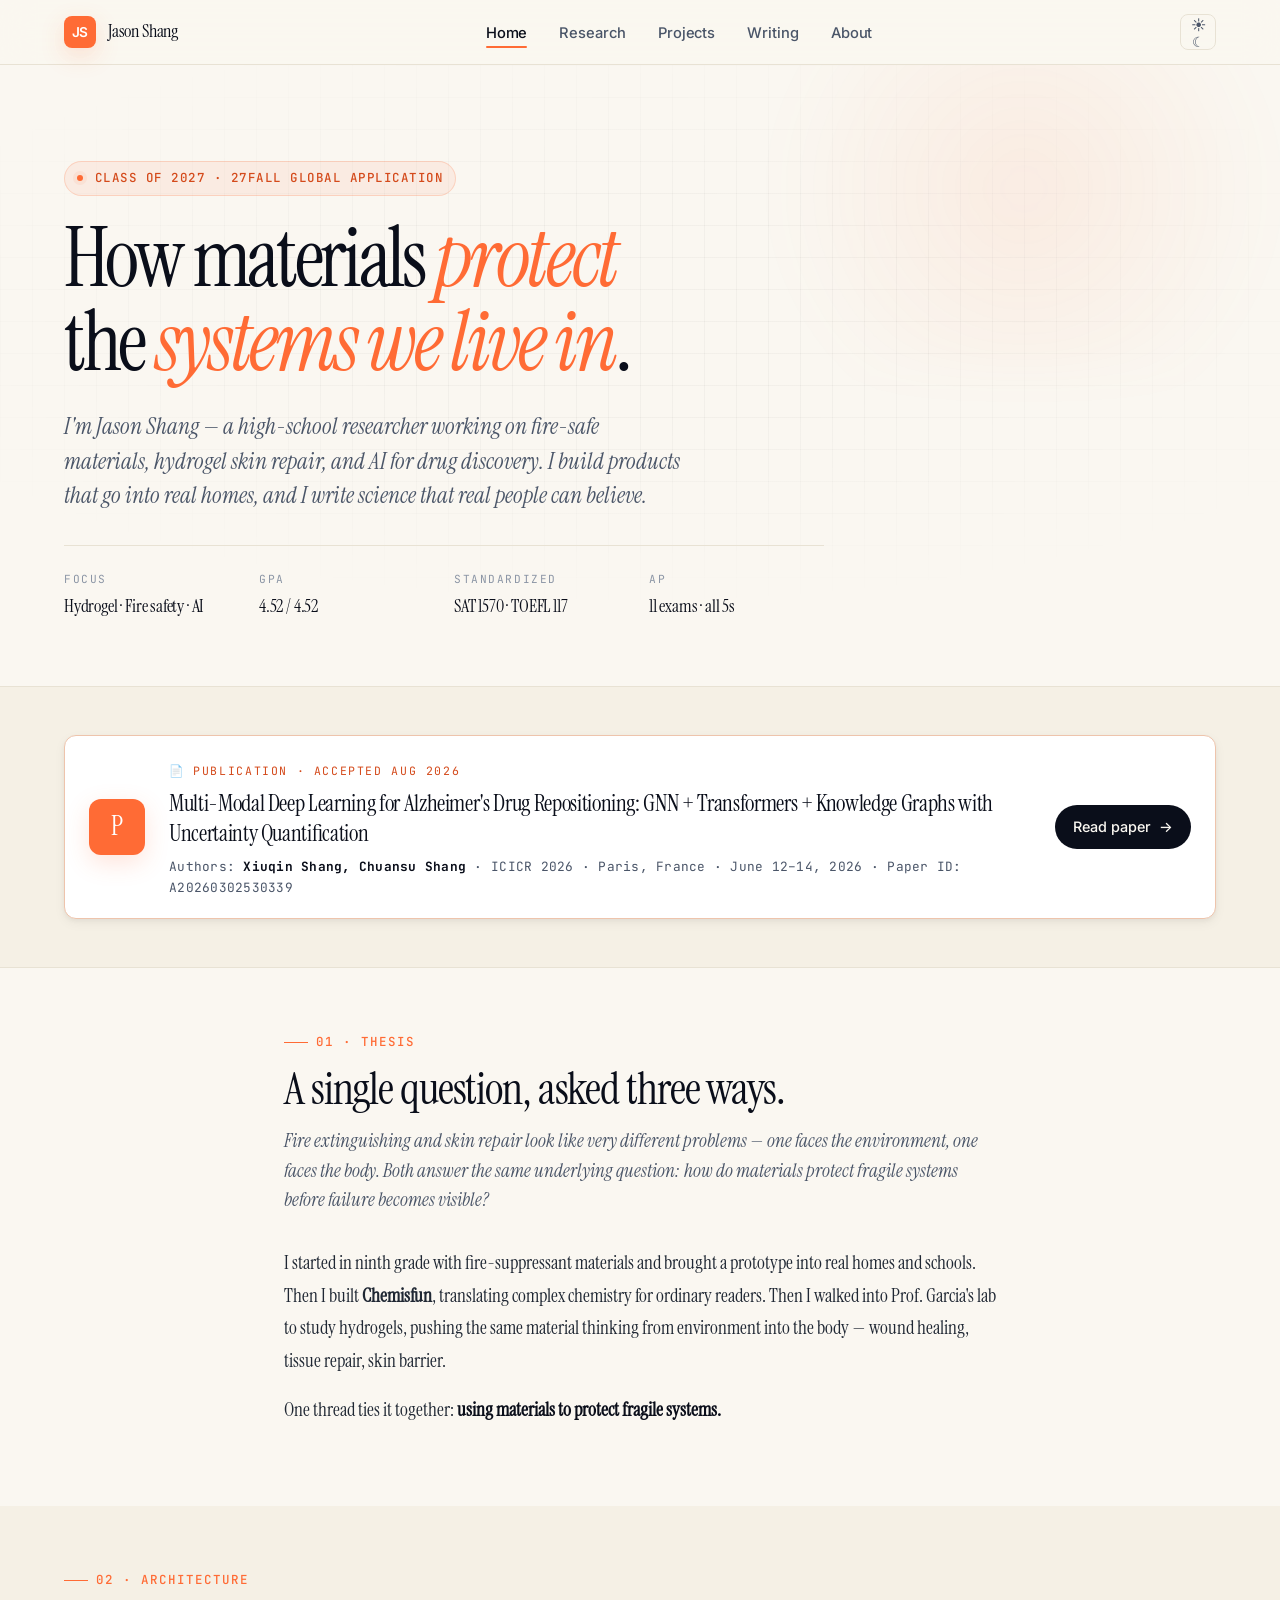
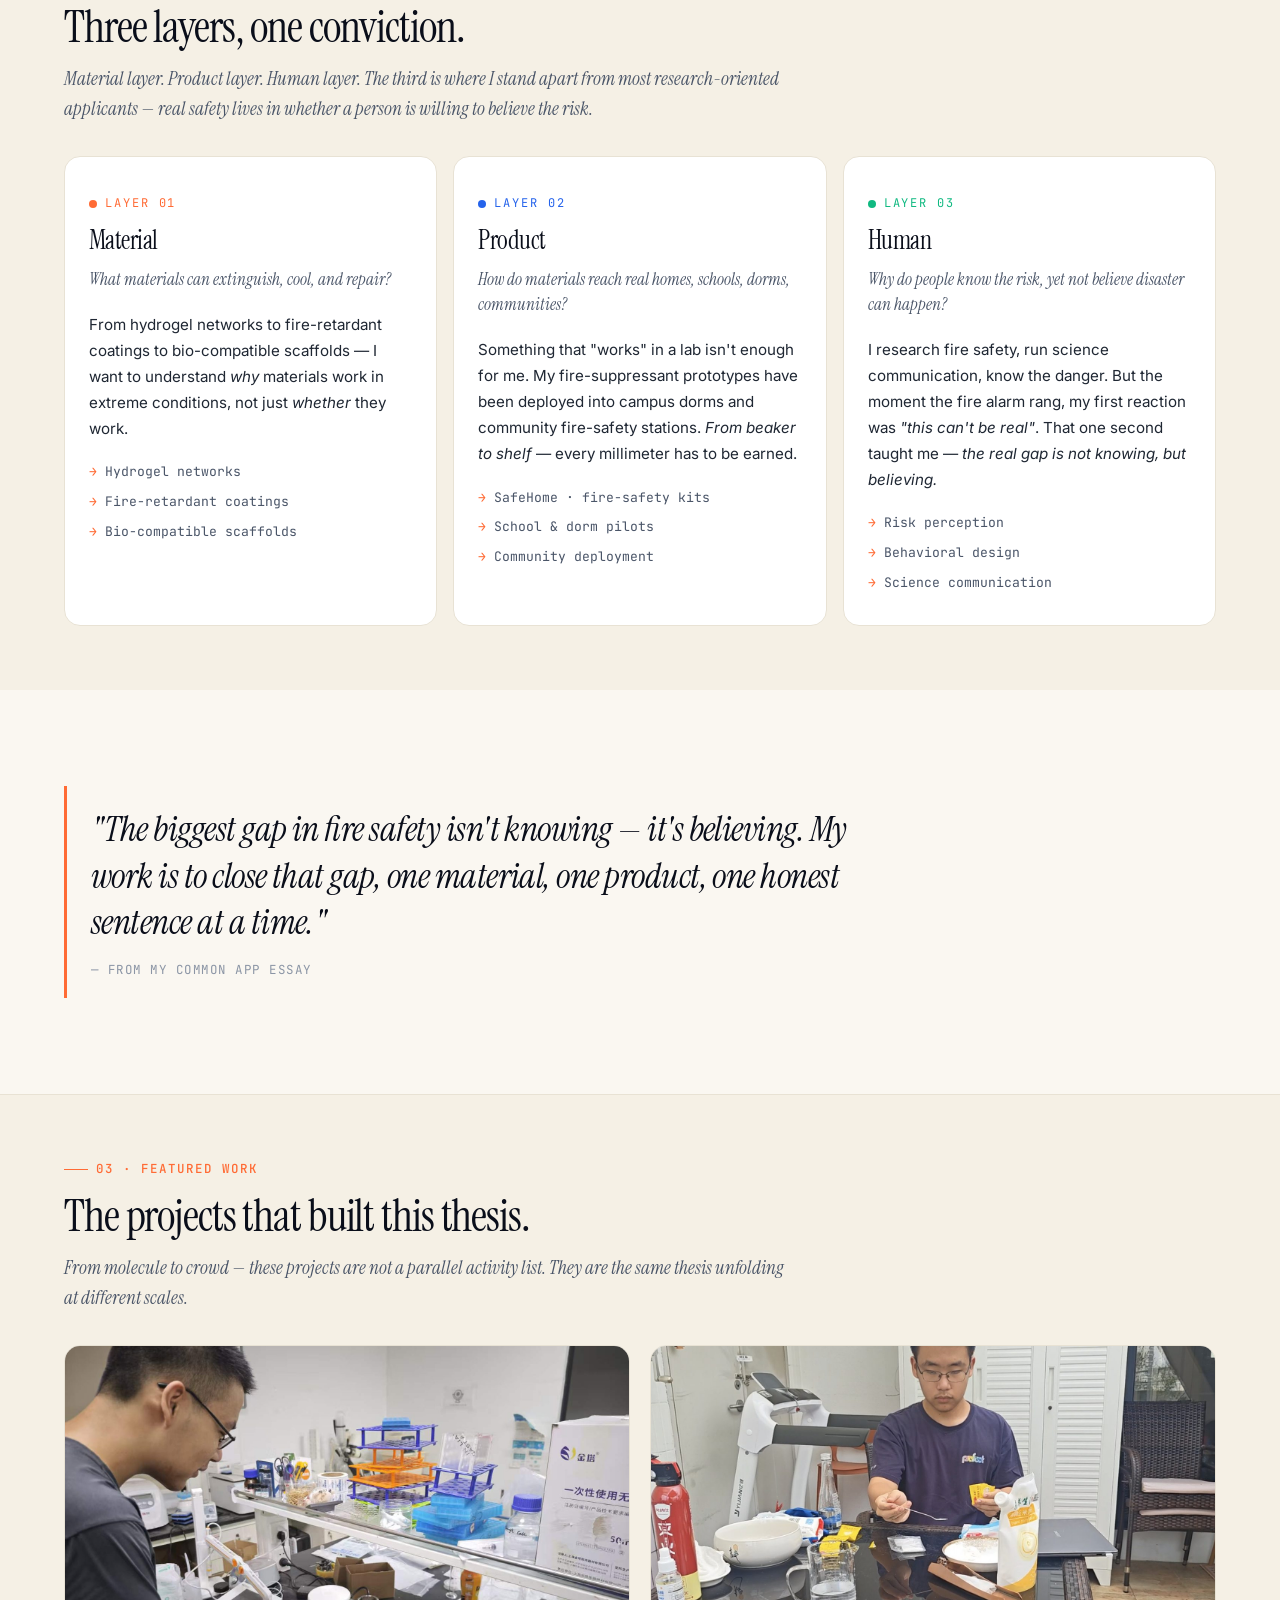
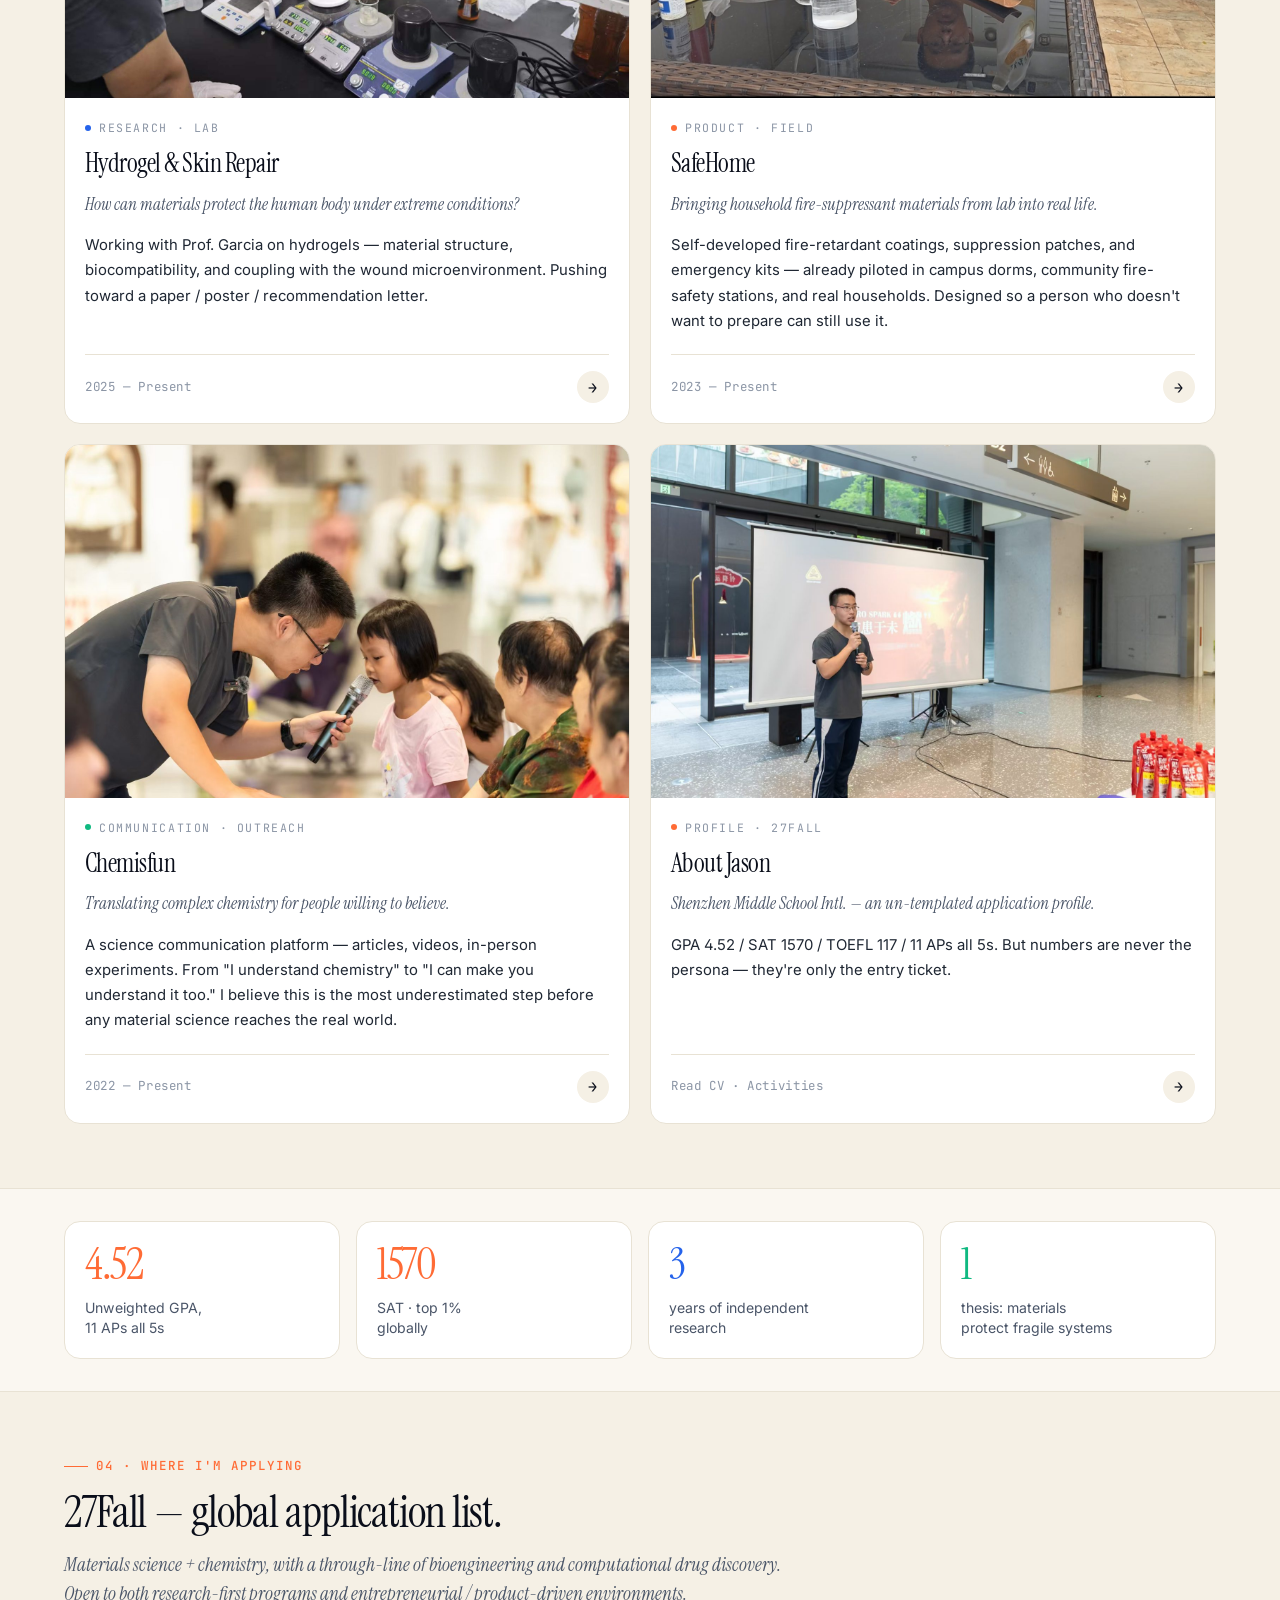
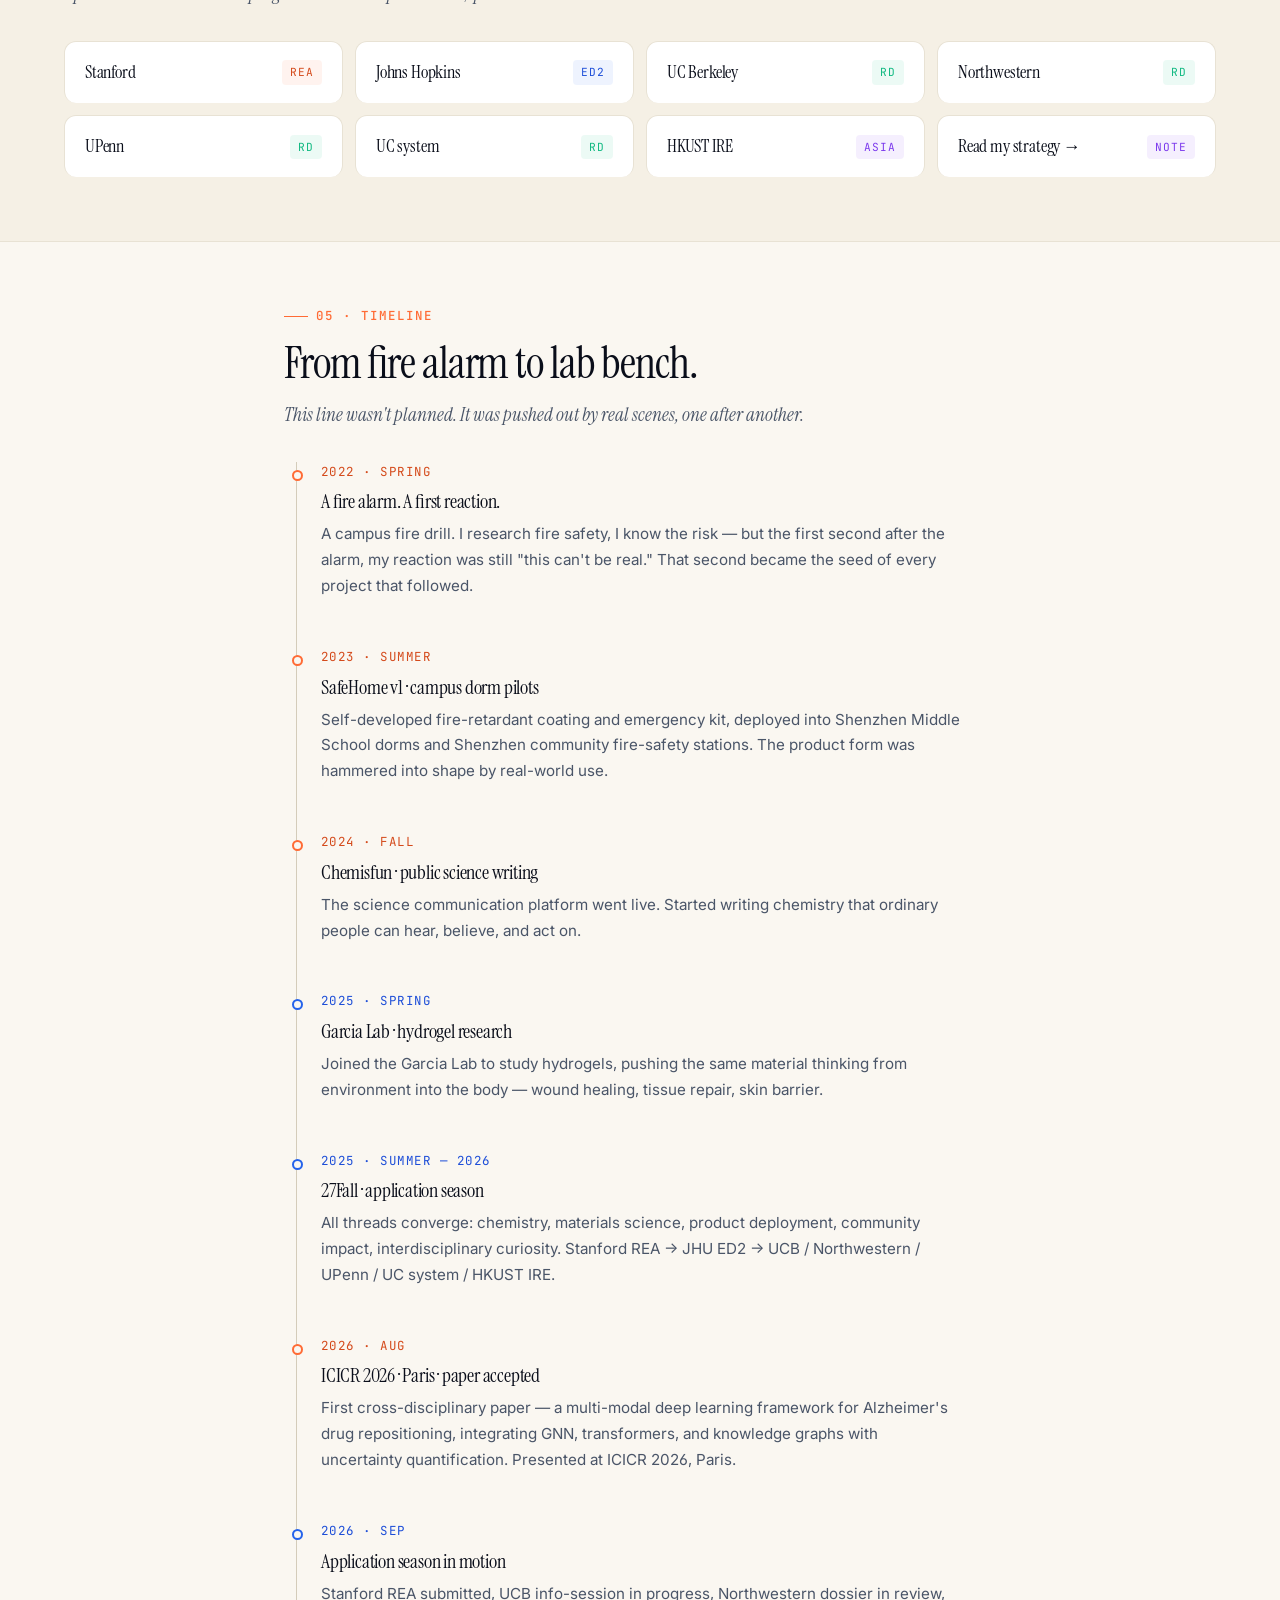
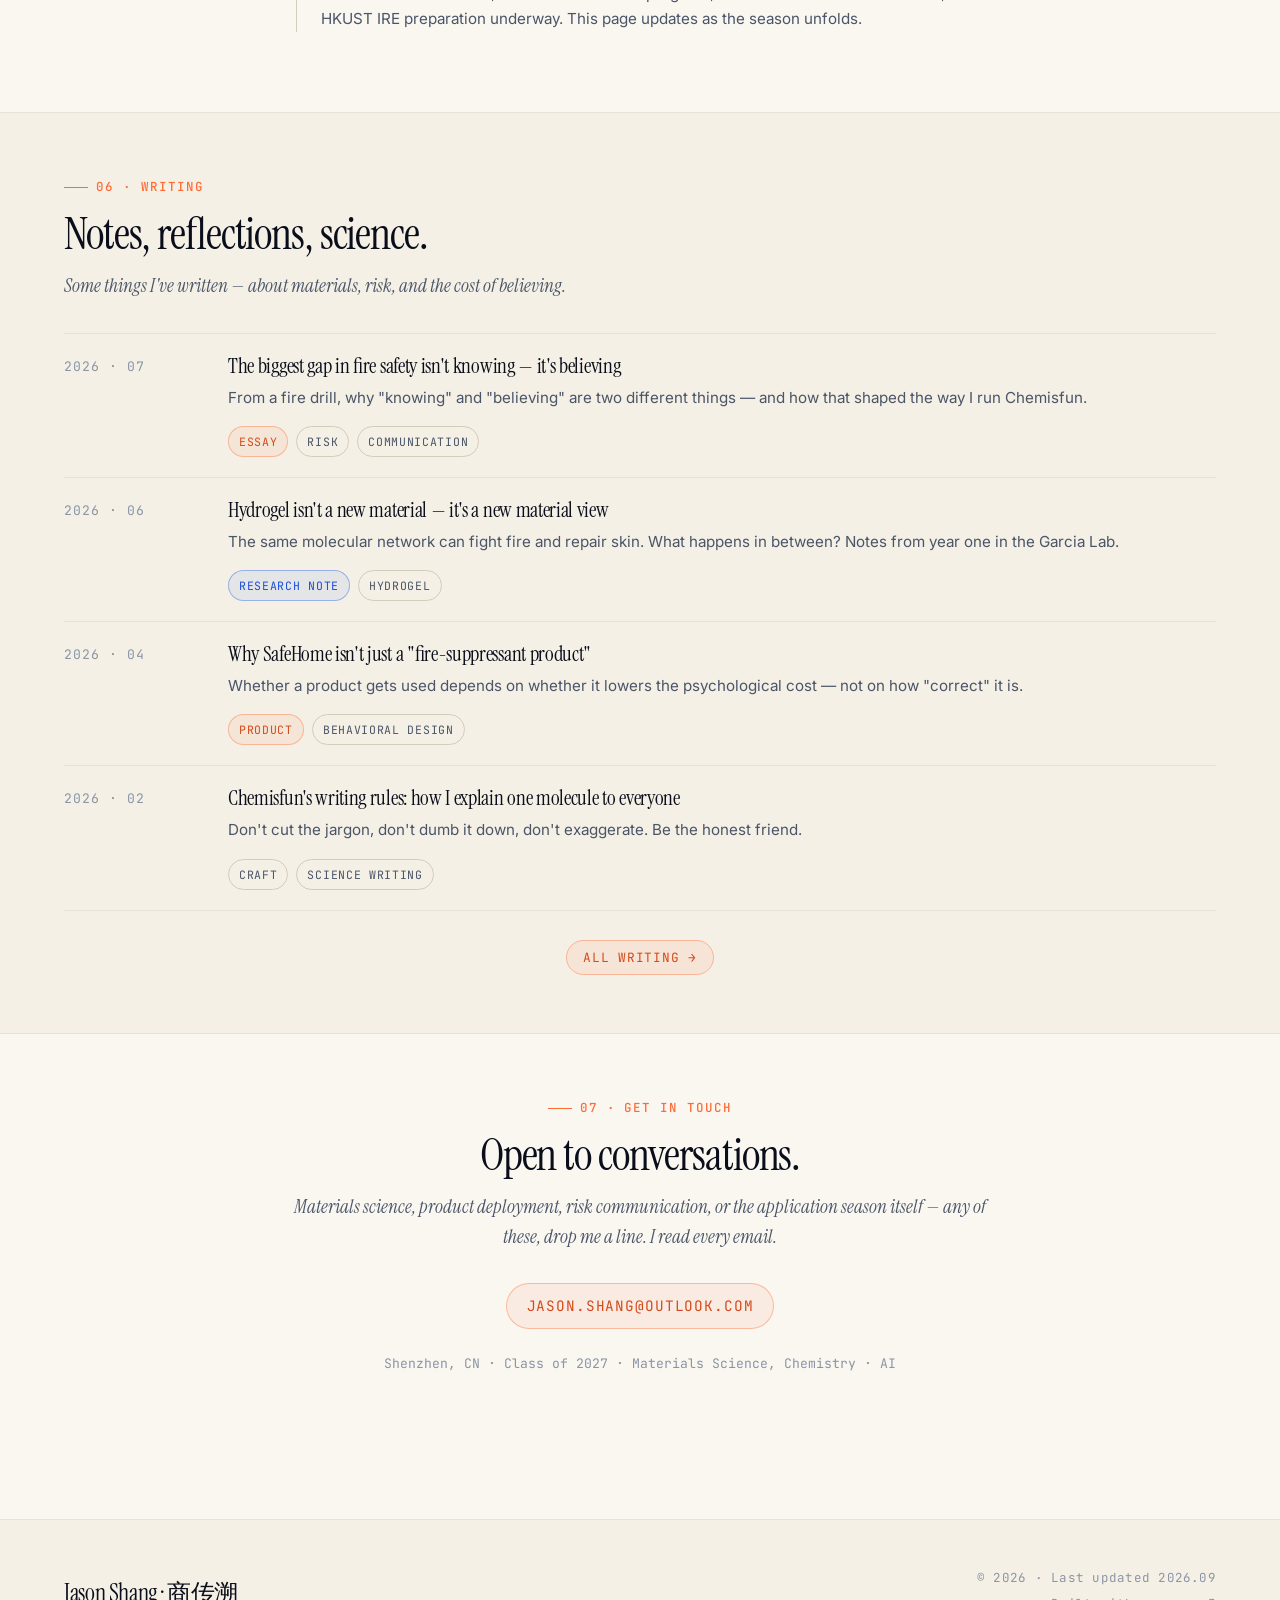
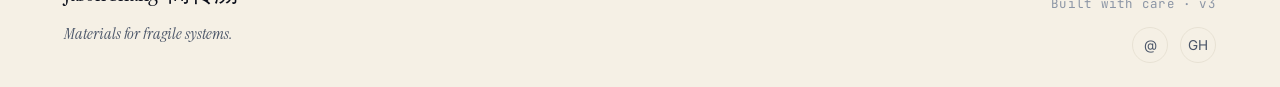
<file: index.html>
<!DOCTYPE html>
<html lang="en">
<head>
  <meta charset="UTF-8">
  <meta name="viewport" content="width=device-width, initial-scale=1.0, viewport-fit=cover">
  <meta name="theme-color" content="#FAF7F1" media="(prefers-color-scheme: light)">
  <meta name="theme-color" content="#0A0E1A" media="(prefers-color-scheme: dark)">
  <title>Jason Shang · Materials for Fragile Systems · 27Fall</title>
  <meta name="description" content="Jason Shang (Chuansu Shang) — Shenzhen, CN. Class of 2027. Building a single thesis across materials, product, and human: how functional materials protect fragile systems before failure becomes visible. Applications in fire safety, hydrogel skin repair, and AI for drug discovery.">
  <meta property="og:title" content="Jason Shang · Materials for Fragile Systems · 27Fall">
  <meta property="og:description" content="A single thesis — material, product, human — across fire safety, hydrogel skin repair, and AI drug repositioning. 27Fall applicant to Stanford REA, JHU ED2, UCB, Northwestern, UPenn, UC system, and HKUST IRE.">
  <meta property="og:type" content="website">
  <meta property="og:url" content="https://chuansu-site.shangweilei.workers.dev/">
  <meta property="og:image" content="https://chuansu-site.shangweilei.workers.dev/og-image.svg">
  <meta property="og:image:width" content="1200">
  <meta property="og:image:height" content="630">
  <meta property="og:site_name" content="Jason Shang">
  <meta name="twitter:card" content="summary_large_image">
  <meta name="twitter:title" content="Jason Shang · Materials for Fragile Systems · 27Fall">
  <meta name="twitter:description" content="A single thesis across materials, product, and human. 27Fall global applicant.">
  <meta name="twitter:image" content="https://chuansu-site.shangweilei.workers.dev/og-image.svg">
  <meta name="author" content="Jason Shang">
  <link rel="icon" type="image/svg+xml" href="favicon.svg">

  <!-- Fonts: Instrument Serif (display) + Inter (body) + JetBrains Mono (meta) -->
  <link rel="preconnect" href="https://fonts.googleapis.com">
  <link rel="preconnect" href="https://fonts.gstatic.com" crossorigin>
  <link href="https://fonts.googleapis.com/css2?family=Instrument+Serif:ital@0;1&family=Inter:wght@400;500;600&family=JetBrains+Mono:wght@400;500&display=swap" rel="stylesheet">

  <link rel="stylesheet" href="assets/css/main.css">
</head>
<body>

  <!-- ============ NAVIGATION ============ -->
  <nav class="nav">
    <div class="container nav__inner">
      <a href="index.html" class="nav__brand" aria-label="Jason Shang home">
        <span class="nav__mark">JS</span>
        <span>Jason Shang</span>
      </a>
      <button class="nav__menu-btn" aria-label="Toggle menu" aria-expanded="false">
        <svg class="open" width="18" height="14" viewBox="0 0 18 14" fill="none" stroke="currentColor" stroke-width="1.8" stroke-linecap="round"><line x1="2" y1="2" x2="16" y2="2"/><line x1="2" y1="7" x2="16" y2="7"/><line x1="2" y1="12" x2="16" y2="12"/></svg>
        <svg class="close" width="18" height="18" viewBox="0 0 18 18" fill="none" stroke="currentColor" stroke-width="1.8" stroke-linecap="round"><line x1="3" y1="3" x2="15" y2="15"/><line x1="15" y1="3" x2="3" y2="15"/></svg>
      </button>
      <ul class="nav__links">
        <li><a href="index.html">Home</a></li>
        <li><a href="research/index.html">Research</a></li>
        <li><a href="projects/safehome/index.html">Projects</a></li>
        <li><a href="writing/index.html">Writing</a></li>
        <li><a href="about/index.html">About</a></li>
      </ul>
      <div class="nav__tools">
        <button class="nav__theme" id="theme-toggle" aria-label="Toggle dark mode">
          <span class="theme-icon-light">☀</span>
          <span class="theme-icon-dark">☾</span>
        </button>
      </div>
    </div>
  </nav>

  <!-- ============ HERO ============ -->
  <header class="hero">
    <div class="container hero__inner">
      <div class="hero__eyebrow reveal">
        <span class="dot"></span>
        Class of 2027 · 27Fall Global Application
      </div>
      <h1 class="hero__title reveal">
        How materials <em>protect</em><br>
        the <em>systems we live in</em>.
      </h1>
      <p class="hero__sub reveal">
        I'm Jason Shang — a high-school researcher working on fire-safe
        materials, hydrogel skin repair, and AI for drug discovery.
        I build products that go into real homes, and I write science
        that real people can believe.
      </p>
      <div class="hero__meta reveal">
        <div class="hero__meta-item">
          <span class="hero__meta-key">Focus</span>
          <span class="hero__meta-val">Hydrogel · Fire safety · AI</span>
        </div>
        <div class="hero__meta-item">
          <span class="hero__meta-key">GPA</span>
          <span class="hero__meta-val">4.52 / 4.52</span>
        </div>
        <div class="hero__meta-item">
          <span class="hero__meta-key">Standardized</span>
          <span class="hero__meta-val">SAT 1570 · TOEFL 117</span>
        </div>
        <div class="hero__meta-item">
          <span class="hero__meta-key">AP</span>
          <span class="hero__meta-val">11 exams · all 5s</span>
        </div>
      </div>
    </div>
  </header>

  <!-- ============ ICICR 2026 PUBLICATION HIGHLIGHT ============ -->
  <section class="pub-highlight">
    <div class="container">
      <a href="research/index.html#icicr" class="pub-highlight__inner reveal" style="text-decoration: none; color: inherit;">
        <div class="pub-highlight__badge" aria-hidden="true">P</div>
        <div class="pub-highlight__body">
          <div class="pub-highlight__kind">📄 Publication · Accepted Aug 2026</div>
          <h3 class="pub-highlight__title">
            Multi-Modal Deep Learning for Alzheimer's Drug Repositioning:
            GNN + Transformers + Knowledge Graphs with Uncertainty Quantification
          </h3>
          <div class="pub-highlight__meta">
            Authors: <strong style="color: var(--c-ink);">Xiuqin Shang, Chuansu Shang</strong> ·
            ICICR 2026 · Paris, France · June 12–14, 2026 ·
            Paper ID: A20260302530339
          </div>
        </div>
        <div class="pub-highlight__cta">
          Read paper <span>→</span>
        </div>
      </a>
    </div>
  </section>

  <!-- ============ THESIS ============ -->
  <section class="section">
    <div class="container container--narrow">
      <div class="section-head">
        <span class="section-head__num">01 · Thesis</span>
        <h2 class="section-head__title">A single question, asked three ways.</h2>
        <p class="section-head__lede">
          Fire extinguishing and skin repair look like very different problems —
          one faces the environment, one faces the body. Both answer the same
          underlying question:
          <em>how do materials protect fragile systems before failure becomes visible?</em>
        </p>
      </div>
      <p style="font-family: var(--f-serif); font-size: 1.2rem; line-height: 1.7; color: var(--c-ink-2);">
        I started in ninth grade with fire-suppressant materials and brought
        a prototype into real homes and schools. Then I built
        <strong>Chemisfun</strong>, translating complex chemistry for ordinary
        readers. Then I walked into Prof. Garcia's lab to study hydrogels,
        pushing the same material thinking from environment into the body —
        wound healing, tissue repair, skin barrier.
      </p>
      <p style="font-family: var(--f-serif); font-size: 1.2rem; line-height: 1.7; color: var(--c-ink-2);">
        One thread ties it together: <strong style="color: var(--c-ink);">using materials to protect fragile systems.</strong>
      </p>
    </div>
  </section>

  <!-- ============ THREE LAYERS ============ -->
  <section class="section section--paper">
    <div class="container">
      <div class="section-head">
        <span class="section-head__num">02 · Architecture</span>
        <h2 class="section-head__title">Three layers, one conviction.</h2>
        <p class="section-head__lede">
          Material layer. Product layer. Human layer.
          The third is where I stand apart from most research-oriented applicants —
          real safety lives in whether a person is willing to believe the risk.
        </p>
      </div>

      <div class="layers reveal">
        <div class="layer">
          <div class="layer__num">LAYER 01</div>
          <h3 class="layer__title">Material</h3>
          <p class="layer__question">What materials can extinguish, cool, and repair?</p>
          <p class="layer__body">
            From hydrogel networks to fire-retardant coatings to bio-compatible
            scaffolds — I want to understand <em>why</em> materials work in extreme
            conditions, not just <em>whether</em> they work.
          </p>
          <ul class="layer__examples">
            <li>Hydrogel networks</li>
            <li>Fire-retardant coatings</li>
            <li>Bio-compatible scaffolds</li>
          </ul>
        </div>

        <div class="layer layer--02">
          <div class="layer__num">LAYER 02</div>
          <h3 class="layer__title">Product</h3>
          <p class="layer__question">How do materials reach real homes, schools, dorms, communities?</p>
          <p class="layer__body">
            Something that "works" in a lab isn't enough for me.
            My fire-suppressant prototypes have been deployed into campus
            dorms and community fire-safety stations.
            <em>From beaker to shelf</em> — every millimeter has to be earned.
          </p>
          <ul class="layer__examples">
            <li>SafeHome · fire-safety kits</li>
            <li>School &amp; dorm pilots</li>
            <li>Community deployment</li>
          </ul>
        </div>

        <div class="layer layer--03">
          <div class="layer__num">LAYER 03</div>
          <h3 class="layer__title">Human</h3>
          <p class="layer__question">Why do people know the risk, yet not believe disaster can happen?</p>
          <p class="layer__body">
            I research fire safety, run science communication, know the danger.
            But the moment the fire alarm rang, my first reaction was
            <em>"this can't be real"</em>. That one second taught me —
            <em>the real gap is not knowing, but believing.</em>
          </p>
          <ul class="layer__examples">
            <li>Risk perception</li>
            <li>Behavioral design</li>
            <li>Science communication</li>
          </ul>
        </div>
      </div>
    </div>
  </section>

  <!-- ============ PULL QUOTE ============ -->
  <section class="section">
    <div class="container">
      <blockquote class="pullquote reveal">
        "The biggest gap in fire safety isn't knowing —
        it's believing. My work is to close that gap,
        one material, one product, one honest sentence at a time."
        <span class="pullquote__cite">— From my Common App essay</span>
      </blockquote>
    </div>
  </section>

  <!-- ============ FEATURED WORK ============ -->
  <section class="section" style="background: var(--c-card-2); border-top: 1px solid var(--c-line); border-bottom: 1px solid var(--c-line);">
    <div class="container">
      <div class="section-head">
        <span class="section-head__num">03 · Featured Work</span>
        <h2 class="section-head__title">The projects that built this thesis.</h2>
        <p class="section-head__lede">
          From molecule to crowd — these projects are not a parallel activity
          list. They are the same thesis unfolding at different scales.
        </p>
      </div>

      <div class="work-grid">
        <a href="research/index.html" class="work-card reveal">
          <div class="work-card__media">
            <img class="work-card__thumb" src="assets/img/research-lab.jpg" alt="Daily work in Garcia Lab — hydrogel synthesis" loading="lazy">
          </div>
          <div class="work-card__body">
            <div class="work-card__kind work-card__kind--research">Research · Lab</div>
            <h3 class="work-card__title">Hydrogel &amp; Skin Repair</h3>
            <p class="work-card__lede">How can materials protect the human body under extreme conditions?</p>
            <p class="work-card__excerpt">
              Working with Prof. Garcia on hydrogels — material structure,
              biocompatibility, and coupling with the wound microenvironment.
              Pushing toward a paper / poster / recommendation letter.
            </p>
            <div class="work-card__foot">
              <span>2025 — Present</span>
              <span class="work-card__arrow">→</span>
            </div>
          </div>
        </a>

        <a href="projects/safehome/index.html" class="work-card reveal">
          <div class="work-card__media">
            <img class="work-card__thumb" src="assets/img/safehome-test.jpg" alt="Field test of fire-suppressant material" loading="lazy">
          </div>
          <div class="work-card__body">
            <div class="work-card__kind work-card__kind--product">Product · Field</div>
            <h3 class="work-card__title">SafeHome</h3>
            <p class="work-card__lede">Bringing household fire-suppressant materials from lab into real life.</p>
            <p class="work-card__excerpt">
              Self-developed fire-retardant coatings, suppression patches,
              and emergency kits — already piloted in campus dorms, community
              fire-safety stations, and real households. Designed so a person
              who doesn't want to prepare can still use it.
            </p>
            <div class="work-card__foot">
              <span>2023 — Present</span>
              <span class="work-card__arrow">→</span>
            </div>
          </div>
        </a>

        <a href="projects/chemisfun/index.html" class="work-card reveal">
          <div class="work-card__media">
            <img class="work-card__thumb" src="assets/img/chemisfun-kids.jpg" alt="In-person science outreach with kids" loading="lazy">
          </div>
          <div class="work-card__body">
            <div class="work-card__kind work-card__kind--community">Communication · Outreach</div>
            <h3 class="work-card__title">Chemisfun</h3>
            <p class="work-card__lede">Translating complex chemistry for people willing to believe.</p>
            <p class="work-card__excerpt">
              A science communication platform — articles, videos, in-person
              experiments. From "I understand chemistry" to "I can make you
              understand it too." I believe this is the most underestimated
              step before any material science reaches the real world.
            </p>
            <div class="work-card__foot">
              <span>2022 — Present</span>
              <span class="work-card__arrow">→</span>
            </div>
          </div>
        </a>

        <a href="about/index.html" class="work-card reveal">
          <div class="work-card__media">
            <img class="work-card__thumb" src="assets/img/safehome-mall.jpg" alt="Community outreach talk at a shopping mall" loading="lazy">
          </div>
          <div class="work-card__body">
            <div class="work-card__kind">Profile · 27Fall</div>
            <h3 class="work-card__title">About Jason</h3>
            <p class="work-card__lede">Shenzhen Middle School Intl. — an un-templated application profile.</p>
            <p class="work-card__excerpt">
              GPA 4.52 / SAT 1570 / TOEFL 117 / 11 APs all 5s.
              But numbers are never the persona — they're only the entry ticket.
            </p>
            <div class="work-card__foot">
              <span>Read CV · Activities</span>
              <span class="work-card__arrow">→</span>
            </div>
          </div>
        </a>
      </div>
    </div>
  </section>

  <!-- ============ STAT STRIP ============ -->
  <section class="section--tight">
    <div class="container">
      <div class="stat-strip reveal">
        <div class="stat">
          <div class="stat__num stat__num--ember">4.52</div>
          <div class="stat__label">Unweighted GPA,<br>11 APs all 5s</div>
        </div>
        <div class="stat">
          <div class="stat__num stat__num--ember">1570</div>
          <div class="stat__label">SAT · top 1%<br>globally</div>
        </div>
        <div class="stat">
          <div class="stat__num stat__num--sky">3</div>
          <div class="stat__label">years of independent<br>research</div>
        </div>
        <div class="stat">
          <div class="stat__num stat__num--green">1</div>
          <div class="stat__label">thesis: materials<br>protect fragile systems</div>
        </div>
      </div>
    </div>
  </section>

  <!-- ============ WHERE I'M APPLYING ============ -->
  <section class="section section--paper" style="border-top: 1px solid var(--c-line); border-bottom: 1px solid var(--c-line);">
    <div class="container">
      <div class="section-head">
        <span class="section-head__num">04 · Where I'm applying</span>
        <h2 class="section-head__title">27Fall — global application list.</h2>
        <p class="section-head__lede">
          Materials science + chemistry, with a through-line of bioengineering and
          computational drug discovery. Open to both research-first programs
          and entrepreneurial / product-driven environments.
        </p>
      </div>

      <div class="schools reveal">
        <a class="school" href="https://www.stanford.edu/" target="_blank" rel="noopener">
          <span class="school__name">Stanford</span>
          <span class="school__round school__round--rea">REA</span>
        </a>
        <a class="school" href="https://www.jhu.edu/" target="_blank" rel="noopener">
          <span class="school__name">Johns Hopkins</span>
          <span class="school__round school__round--ed">ED2</span>
        </a>
        <a class="school" href="https://www.berkeley.edu/" target="_blank" rel="noopener">
          <span class="school__name">UC Berkeley</span>
          <span class="school__round school__round--rd">RD</span>
        </a>
        <a class="school" href="https://www.northwestern.edu/" target="_blank" rel="noopener">
          <span class="school__name">Northwestern</span>
          <span class="school__round school__round--rd">RD</span>
        </a>
        <a class="school" href="https://www.upenn.edu/" target="_blank" rel="noopener">
          <span class="school__name">UPenn</span>
          <span class="school__round school__round--rd">RD</span>
        </a>
        <a class="school" href="https://www.universityofcalifornia.edu/" target="_blank" rel="noopener">
          <span class="school__name">UC system</span>
          <span class="school__round school__round--rd">RD</span>
        </a>
        <a class="school" href="https://hkust.edu.hk/" target="_blank" rel="noopener">
          <span class="school__name">HKUST IRE</span>
          <span class="school__round school__round--ea">Asia</span>
        </a>
        <a class="school" href="writing/index.html#application-strategy">
          <span class="school__name">Read my strategy →</span>
          <span class="school__round school__round--ea">Note</span>
        </a>
      </div>
    </div>
  </section>

  <!-- ============ TIMELINE ============ -->
  <section class="section">
    <div class="container container--narrow">
      <div class="section-head">
        <span class="section-head__num">05 · Timeline</span>
        <h2 class="section-head__title">From fire alarm to lab bench.</h2>
        <p class="section-head__lede">
          This line wasn't planned. It was pushed out by real scenes, one after another.
        </p>
      </div>

      <div class="timeline reveal">
        <div class="tl-item">
          <div class="tl-item__date">2022 · Spring</div>
          <h3 class="tl-item__title">A fire alarm. A first reaction.</h3>
          <p class="tl-item__body">A campus fire drill. I research fire safety, I know the risk — but the first second after the alarm, my reaction was still "this can't be real." That second became the seed of every project that followed.</p>
        </div>
        <div class="tl-item">
          <div class="tl-item__date">2023 · Summer</div>
          <h3 class="tl-item__title">SafeHome v1 · campus dorm pilots</h3>
          <p class="tl-item__body">Self-developed fire-retardant coating and emergency kit, deployed into Shenzhen Middle School dorms and Shenzhen community fire-safety stations. The product form was hammered into shape by real-world use.</p>
        </div>
        <div class="tl-item">
          <div class="tl-item__date">2024 · Fall</div>
          <h3 class="tl-item__title">Chemisfun · public science writing</h3>
          <p class="tl-item__body">The science communication platform went live. Started writing chemistry that ordinary people can hear, believe, and act on.</p>
        </div>
        <div class="tl-item tl-item--blue">
          <div class="tl-item__date">2025 · Spring</div>
          <h3 class="tl-item__title">Garcia Lab · hydrogel research</h3>
          <p class="tl-item__body">Joined the Garcia Lab to study hydrogels, pushing the same material thinking from environment into the body — wound healing, tissue repair, skin barrier.</p>
        </div>
        <div class="tl-item tl-item--blue">
          <div class="tl-item__date">2025 · Summer — 2026</div>
          <h3 class="tl-item__title">27Fall · application season</h3>
          <p class="tl-item__body">All threads converge: chemistry, materials science, product deployment, community impact, interdisciplinary curiosity. Stanford REA → JHU ED2 → UCB / Northwestern / UPenn / UC system / HKUST IRE.</p>
        </div>
        <div class="tl-item">
          <div class="tl-item__date">2026 · Aug</div>
          <h3 class="tl-item__title">ICICR 2026 · Paris · paper accepted</h3>
          <p class="tl-item__body">First cross-disciplinary paper — a multi-modal deep learning framework for Alzheimer's drug repositioning, integrating GNN, transformers, and knowledge graphs with uncertainty quantification. Presented at ICICR 2026, Paris.</p>
        </div>
        <div class="tl-item tl-item--blue">
          <div class="tl-item__date">2026 · Sep</div>
          <h3 class="tl-item__title">Application season in motion</h3>
          <p class="tl-item__body">Stanford REA submitted, UCB info-session in progress, Northwestern dossier in review, HKUST IRE preparation underway. This page updates as the season unfolds.</p>
        </div>
      </div>
    </div>
  </section>

  <!-- ============ WRITING ============ -->
  <section class="section" style="background: var(--c-card-2); border-top: 1px solid var(--c-line); border-bottom: 1px solid var(--c-line);">
    <div class="container">
      <div class="section-head">
        <span class="section-head__num">06 · Writing</span>
        <h2 class="section-head__title">Notes, reflections, science.</h2>
        <p class="section-head__lede">
          Some things I've written — about materials, risk, and the cost of believing.
        </p>
      </div>

      <div class="essay-list reveal">
        <article class="essay">
          <div class="essay__date">2026 · 07</div>
          <div>
            <h3 class="essay__title"><a href="writing/index.html#believing">The biggest gap in fire safety isn't knowing — it's believing</a></h3>
            <p class="essay__excerpt">From a fire drill, why "knowing" and "believing" are two different things — and how that shaped the way I run Chemisfun.</p>
            <div class="tags"><span class="tag tag--ember">Essay</span><span class="tag">Risk</span><span class="tag">Communication</span></div>
          </div>
        </article>
        <article class="essay">
          <div class="essay__date">2026 · 06</div>
          <div>
            <h3 class="essay__title"><a href="writing/index.html#hydrogel">Hydrogel isn't a new material — it's a new material view</a></h3>
            <p class="essay__excerpt">The same molecular network can fight fire and repair skin. What happens in between? Notes from year one in the Garcia Lab.</p>
            <div class="tags"><span class="tag tag--sky">Research Note</span><span class="tag">Hydrogel</span></div>
          </div>
        </article>
        <article class="essay">
          <div class="essay__date">2026 · 04</div>
          <div>
            <h3 class="essay__title"><a href="writing/index.html#safehome">Why SafeHome isn't just a "fire-suppressant product"</a></h3>
            <p class="essay__excerpt">Whether a product gets used depends on whether it lowers the psychological cost — not on how "correct" it is.</p>
            <div class="tags"><span class="tag tag--ember">Product</span><span class="tag">Behavioral design</span></div>
          </div>
        </article>
        <article class="essay">
          <div class="essay__date">2026 · 02</div>
          <div>
            <h3 class="essay__title"><a href="writing/index.html#chemisfun">Chemisfun's writing rules: how I explain one molecule to everyone</a></h3>
            <p class="essay__excerpt">Don't cut the jargon, don't dumb it down, don't exaggerate. Be the honest friend.</p>
            <div class="tags"><span class="tag">Craft</span><span class="tag">Science writing</span></div>
          </div>
        </article>
      </div>

      <div style="text-align: center; margin-top: var(--s-7);">
        <a href="writing/index.html" class="tag tag--ember" style="padding: 8px 16px; font-size: 0.8rem;">All writing →</a>
      </div>
    </div>
  </section>

  <!-- ============ CONTACT / FOOTER ============ -->
  <section class="section">
    <div class="container container--narrow center">
      <div class="section-head" style="align-items: center; text-align: center; margin-left: auto; margin-right: auto;">
        <span class="section-head__num">07 · Get in touch</span>
        <h2 class="section-head__title">Open to conversations.</h2>
        <p class="section-head__lede">
          Materials science, product deployment, risk communication, or the
          application season itself — any of these, drop me a line.
          I read every email.
        </p>
      </div>
      <div class="tags" style="justify-content: center; margin-top: var(--s-6);">
        <a href="mailto:jason.shang@outlook.com" class="tag tag--ember" style="font-size: 0.9rem; padding: 10px 20px;">jason.shang@outlook.com</a>
      </div>
      <p class="muted mono" style="margin-top: var(--s-6); font-size: 0.82rem;">
        Shenzhen, CN · Class of 2027 · Materials Science, Chemistry · AI
      </p>
    </div>
  </section>

  <footer class="footer">
    <div class="container footer__inner">
      <div>
        <div class="footer__brand">Jason Shang · 商传溯</div>
        <p class="footer__tag">Materials for fragile systems.</p>
      </div>
      <div>
        <div class="footer__meta">
          <div>© 2026 · Last updated 2026.09</div>
          <div style="margin-top: 6px;">Built with care · v3</div>
        </div>
        <div class="footer__social">
          <a href="mailto:jason.shang@outlook.com" aria-label="Email">@</a>
          <a href="https://github.com/shangweilei-ops" target="_blank" rel="noopener" aria-label="GitHub">GH</a>
        </div>
      </div>
    </div>
  </footer>

  <script src="assets/js/main.js"></script>
  <script>
    // Dark mode toggle
    (function() {
      const root = document.documentElement;
      const btn = document.getElementById('theme-toggle');
      const saved = localStorage.getItem('theme');
      if (saved === 'dark') root.classList.add('dark');
      if (saved === 'light') root.classList.add('light');
      if (btn) {
        btn.addEventListener('click', () => {
          const isDark = root.classList.contains('dark');
          root.classList.remove('dark', 'light');
          if (isDark) {
            root.classList.add('light');
            localStorage.setItem('theme', 'light');
          } else {
            root.classList.add('dark');
            localStorage.setItem('theme', 'dark');
          }
        });
      }
    })();
  </script>
</body>
</html>
</file>
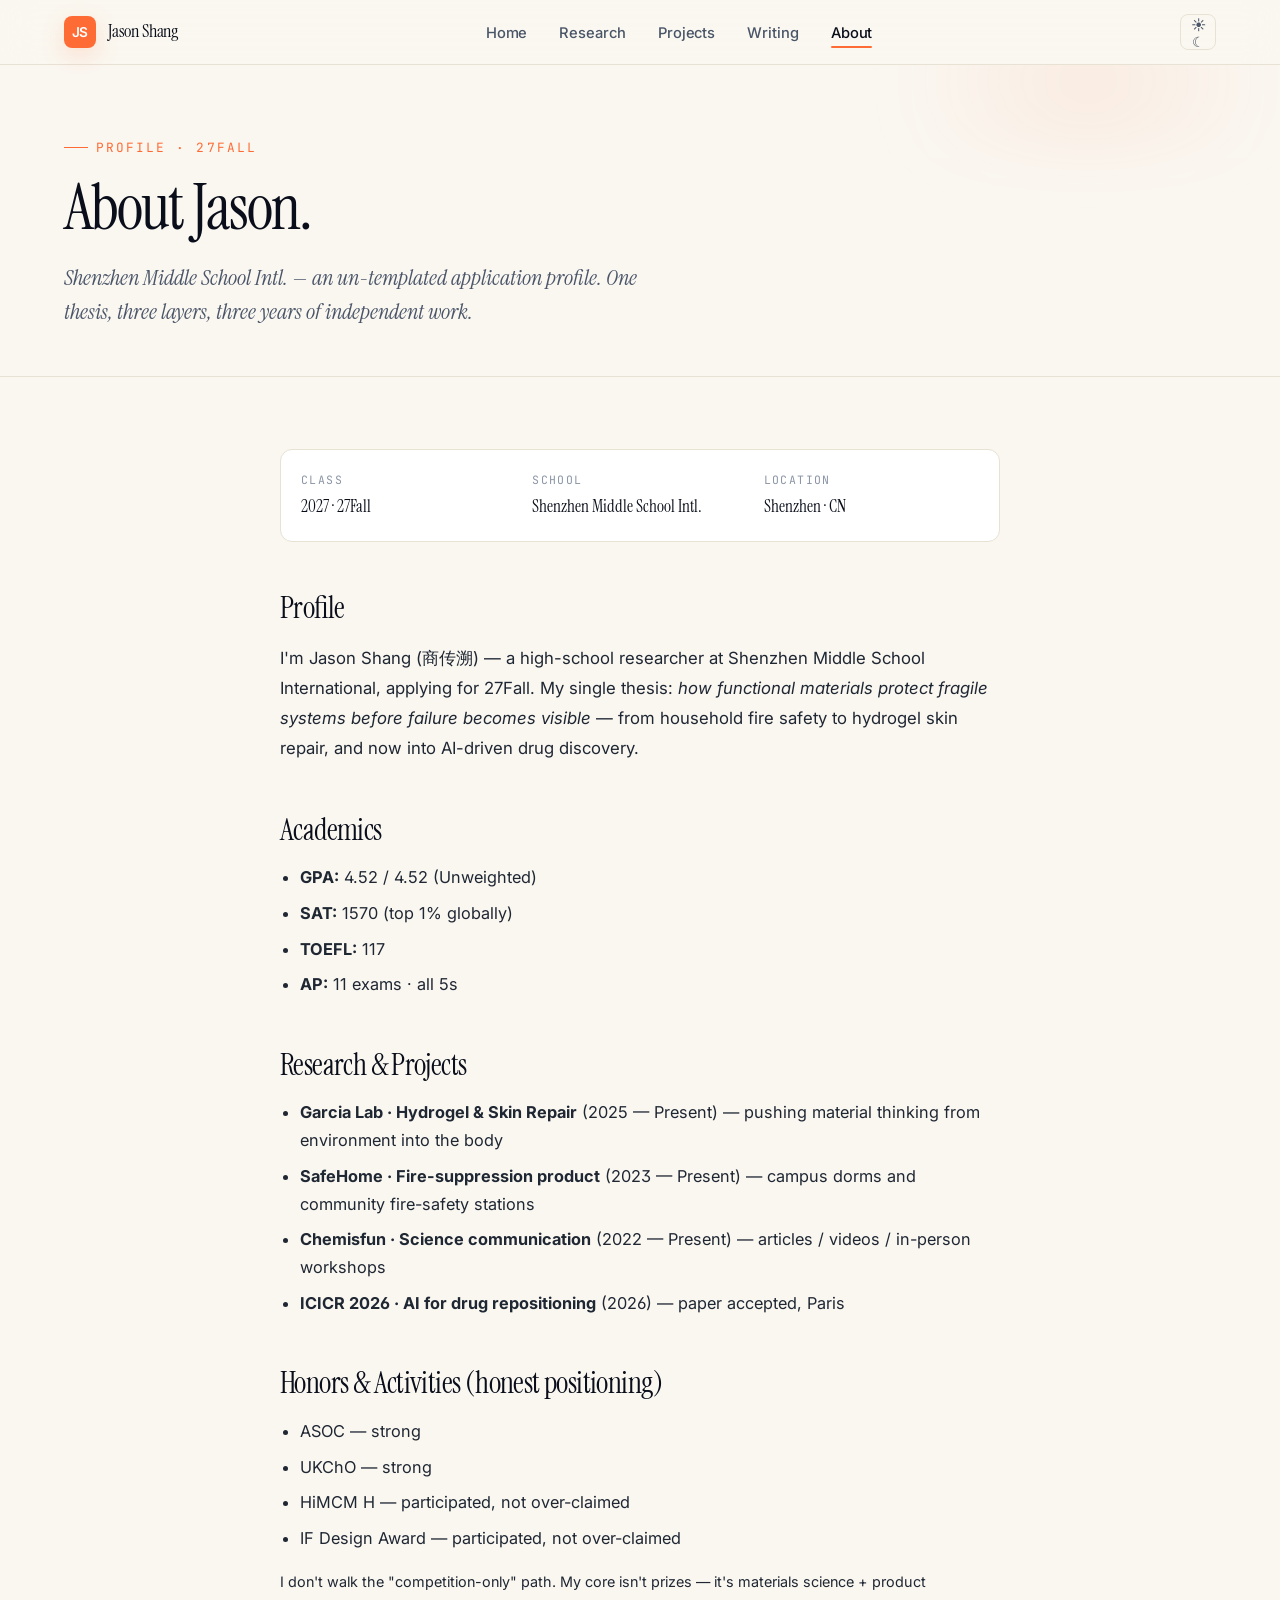
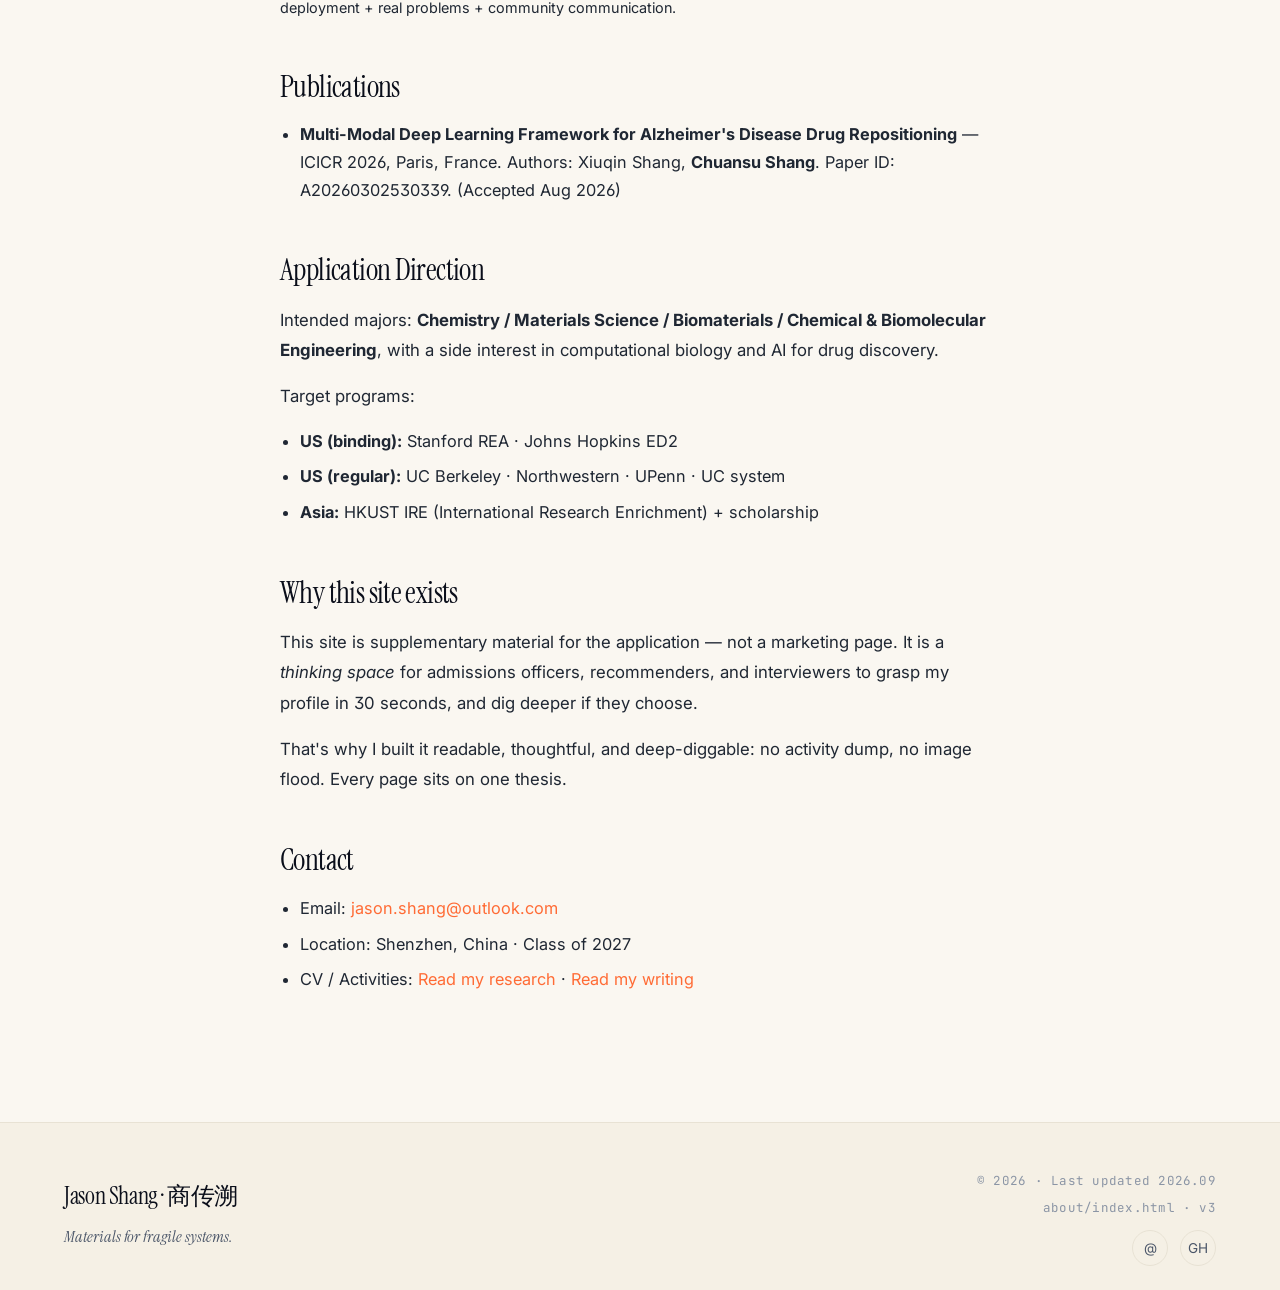
<file: about/index.html>
<!DOCTYPE html>
<html lang="en">
<head>
  <meta charset="UTF-8">
  <meta name="viewport" content="width=device-width, initial-scale=1.0, viewport-fit=cover">
  <meta name="theme-color" content="#FAF7F1" media="(prefers-color-scheme: light)">
  <meta name="theme-color" content="#0A0E1A" media="(prefers-color-scheme: dark)">
  <title>About · Jason Shang · Materials for Fragile Systems</title>
  <meta name="description" content="Jason Shang (Chuansu Shang) — Shenzhen Middle School Intl. Class of 2027. GPA 4.52 / SAT 1570 / TOEFL 117 / 11 APs all 5s. Materials science + chemistry + computational drug discovery, 27Fall applicant.">
  <meta property="og:title" content="About · Jason Shang · Materials for Fragile Systems">
  <meta property="og:description" content="Shenzhen Middle School Intl. Class of 2027. Materials science, chemistry, AI for drug discovery. 27Fall global applicant.">
  <meta property="og:type" content="website">
  <meta property="og:url" content="https://chuansu-site.shangweilei.workers.dev/about/">
  <meta property="og:image" content="https://chuansu-site.shangweilei.workers.dev/og-image.svg">
  <meta property="og:site_name" content="Jason Shang">
  <meta name="twitter:card" content="summary_large_image">
  <meta name="twitter:title" content="About · Jason Shang">
  <meta name="twitter:description" content="Shenzhen Middle School Intl. Class of 2027. 27Fall global applicant.">
  <meta name="author" content="Jason Shang">
  <link rel="icon" type="image/svg+xml" href="../favicon.svg">
  <link rel="preconnect" href="https://fonts.googleapis.com">
  <link rel="preconnect" href="https://fonts.gstatic.com" crossorigin>
  <link href="https://fonts.googleapis.com/css2?family=Instrument+Serif:ital@0;1&family=Inter:wght@400;500;600&family=JetBrains+Mono:wght@400;500&display=swap" rel="stylesheet">
  <link rel="stylesheet" href="../assets/css/main.css">
</head>
<body>

  <nav class="nav">
    <div class="container nav__inner">
      <a href="../index.html" class="nav__brand" aria-label="Jason Shang home">
        <span class="nav__mark">JS</span><span>Jason Shang</span>
      </a>
      <button class="nav__menu-btn" aria-label="Toggle menu" aria-expanded="false">
        <svg class="open" width="18" height="14" viewBox="0 0 18 14" fill="none" stroke="currentColor" stroke-width="1.8" stroke-linecap="round"><line x1="2" y1="2" x2="16" y2="2"/><line x1="2" y1="7" x2="16" y2="7"/><line x1="2" y1="12" x2="16" y2="12"/></svg>
        <svg class="close" width="18" height="18" viewBox="0 0 18 18" fill="none" stroke="currentColor" stroke-width="1.8" stroke-linecap="round"><line x1="3" y1="3" x2="15" y2="15"/><line x1="15" y1="3" x2="3" y2="15"/></svg>
      </button>
      <ul class="nav__links">
        <li><a href="../index.html">Home</a></li>
        <li><a href="../research/index.html">Research</a></li>
        <li><a href="../projects/safehome/index.html">Projects</a></li>
        <li><a href="../writing/index.html">Writing</a></li>
        <li><a href="index.html">About</a></li>
      </ul>
      <div class="nav__tools">
        <button class="nav__theme" id="theme-toggle" aria-label="Toggle dark mode">
          <span class="theme-icon-light">☀</span>
          <span class="theme-icon-dark">☾</span>
        </button>
      </div>
    </div>
  </nav>

  <header class="article-head">
    <div class="container article-head__inner">
      <div class="article-head__kind">Profile · 27Fall</div>
      <h1 class="article-head__title">About Jason.</h1>
      <p class="article-head__lede">
        Shenzhen Middle School Intl. — an un-templated application profile.
        One thesis, three layers, three years of independent work.
      </p>
    </div>
  </header>

  <article class="prose">

    <div class="meta-strip">
      <div class="meta-strip__item"><div class="k">Class</div><div class="v">2027 · 27Fall</div></div>
      <div class="meta-strip__item"><div class="k">School</div><div class="v">Shenzhen Middle School Intl.</div></div>
      <div class="meta-strip__item"><div class="k">Location</div><div class="v">Shenzhen · CN</div></div>
    </div>

    <h2>Profile</h2>
    <p>
      I'm Jason Shang (商传溯) — a high-school researcher at Shenzhen Middle School
      International, applying for 27Fall. My single thesis:
      <em>how functional materials protect fragile systems before failure becomes visible</em> —
      from household fire safety to hydrogel skin repair, and now
      into AI-driven drug discovery.
    </p>

    <h2>Academics</h2>
    <ul>
      <li><strong>GPA:</strong> 4.52 / 4.52 (Unweighted)</li>
      <li><strong>SAT:</strong> 1570 (top 1% globally)</li>
      <li><strong>TOEFL:</strong> 117</li>
      <li><strong>AP:</strong> 11 exams · all 5s</li>
    </ul>

    <h2>Research &amp; Projects</h2>
    <ul>
      <li><strong>Garcia Lab · Hydrogel &amp; Skin Repair</strong> (2025 — Present) — pushing material thinking from environment into the body</li>
      <li><strong>SafeHome · Fire-suppression product</strong> (2023 — Present) — campus dorms and community fire-safety stations</li>
      <li><strong>Chemisfun · Science communication</strong> (2022 — Present) — articles / videos / in-person workshops</li>
      <li><strong>ICICR 2026 · AI for drug repositioning</strong> (2026) — paper accepted, Paris</li>
    </ul>

    <h2>Honors &amp; Activities (honest positioning)</h2>
    <ul>
      <li>ASOC — strong</li>
      <li>UKChO — strong</li>
      <li>HiMCM H — participated, not over-claimed</li>
      <li>IF Design Award — participated, not over-claimed</li>
    </ul>
    <p class="muted" style="font-size: 0.9rem;">
      I don't walk the "competition-only" path. My core isn't prizes — it's
      materials science + product deployment + real problems + community communication.
    </p>

    <h2>Publications</h2>
    <ul>
      <li>
        <strong>Multi-Modal Deep Learning Framework for Alzheimer's Disease Drug Repositioning</strong>
        — ICICR 2026, Paris, France. Authors: Xiuqin Shang, <strong>Chuansu Shang</strong>.
        Paper ID: A20260302530339. (Accepted Aug 2026)
      </li>
    </ul>

    <h2>Application Direction</h2>
    <p>
      Intended majors: <strong>Chemistry / Materials Science / Biomaterials / Chemical &amp; Biomolecular Engineering</strong>,
      with a side interest in computational biology and AI for drug discovery.
    </p>
    <p>Target programs:</p>
    <ul>
      <li><strong>US (binding):</strong> Stanford REA · Johns Hopkins ED2</li>
      <li><strong>US (regular):</strong> UC Berkeley · Northwestern · UPenn · UC system</li>
      <li><strong>Asia:</strong> HKUST IRE (International Research Enrichment) + scholarship</li>
    </ul>

    <h2>Why this site exists</h2>
    <p>
      This site is supplementary material for the application — not a marketing page.
      It is a <em>thinking space</em> for admissions officers, recommenders, and interviewers
      to grasp my profile in 30 seconds, and dig deeper if they choose.
    </p>
    <p>
      That's why I built it readable, thoughtful, and deep-diggable:
      no activity dump, no image flood. Every page sits on one thesis.
    </p>

    <h2>Contact</h2>
    <ul>
      <li>Email: <a href="mailto:jason.shang@outlook.com">jason.shang@outlook.com</a></li>
      <li>Location: Shenzhen, China · Class of 2027</li>
      <li>CV / Activities: <a href="research/index.html">Read my research</a> · <a href="writing/index.html">Read my writing</a></li>
    </ul>

  </article>

  <footer class="footer">
    <div class="container footer__inner">
      <div>
        <div class="footer__brand">Jason Shang · 商传溯</div>
        <p class="footer__tag">Materials for fragile systems.</p>
      </div>
      <div>
        <div class="footer__meta">
          <div>© 2026 · Last updated 2026.09</div>
          <div style="margin-top: 6px;">about/index.html · v3</div>
        </div>
        <div class="footer__social">
          <a href="mailto:jason.shang@outlook.com" aria-label="Email">@</a>
          <a href="https://github.com/shangweilei-ops" target="_blank" rel="noopener" aria-label="GitHub">GH</a>
        </div>
      </div>
    </div>
  </footer>

  <script src="../assets/js/main.js"></script>
  <script>
    (function() {
      const root = document.documentElement;
      const btn = document.getElementById('theme-toggle');
      const saved = localStorage.getItem('theme');
      if (saved === 'dark') root.classList.add('dark');
      if (saved === 'light') root.classList.add('light');
      if (btn) {
        btn.addEventListener('click', () => {
          const isDark = root.classList.contains('dark');
          root.classList.remove('dark', 'light');
          if (isDark) { root.classList.add('light'); localStorage.setItem('theme', 'light'); }
          else { root.classList.add('dark'); localStorage.setItem('theme', 'dark'); }
        });
      }
    })();
  </script>
</body>
</html>
</file>
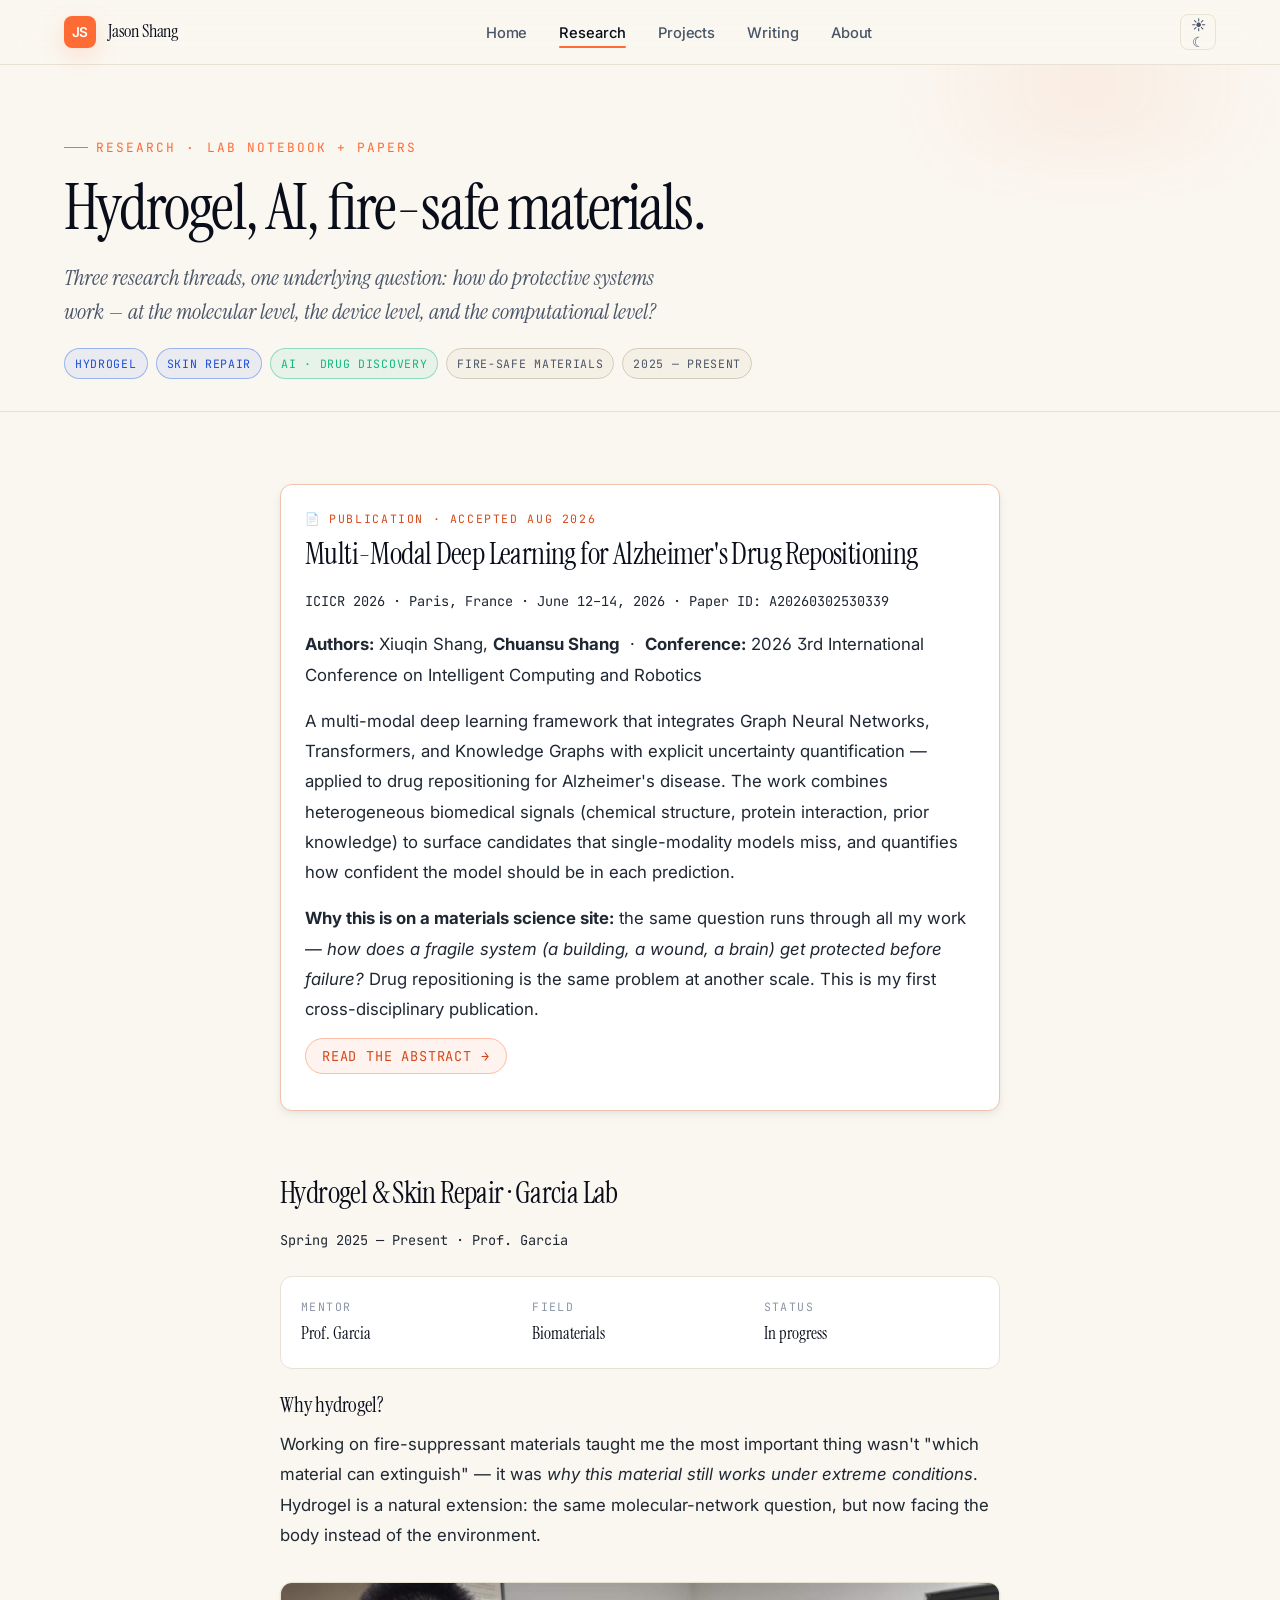
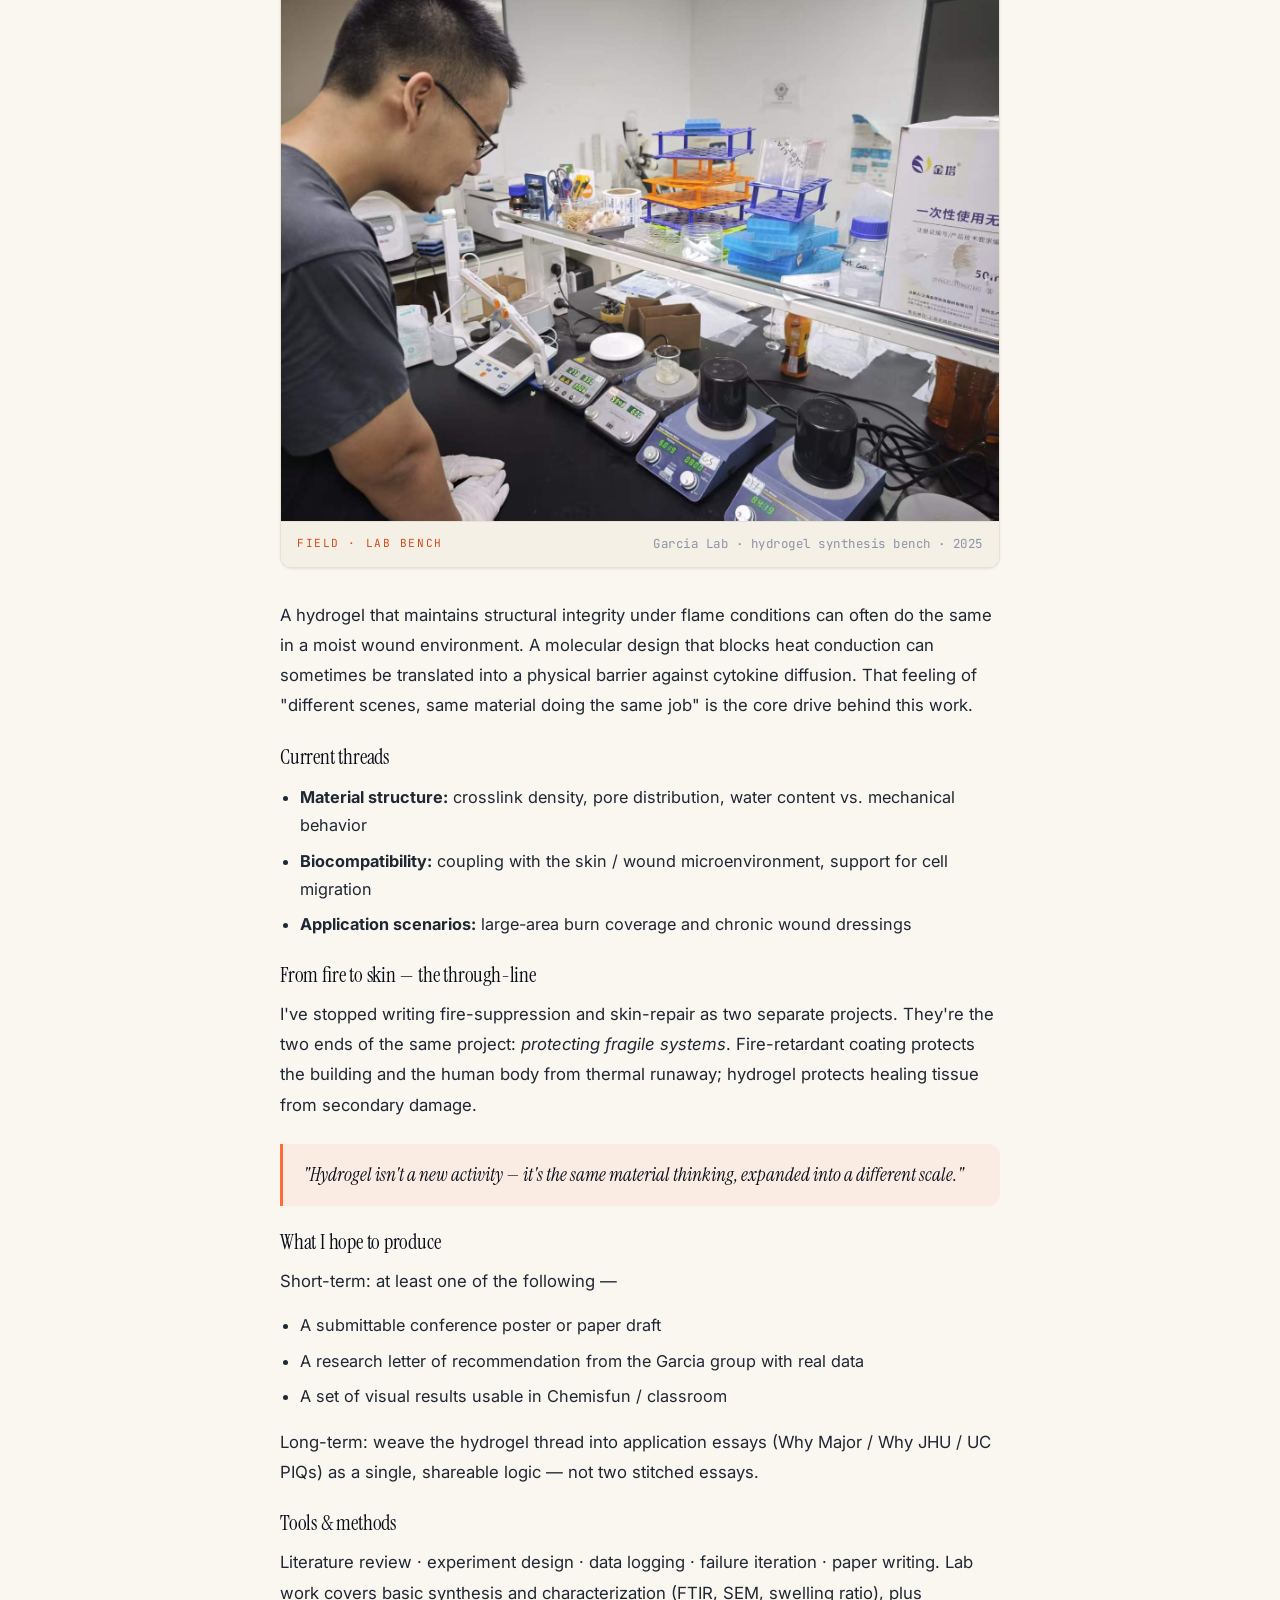
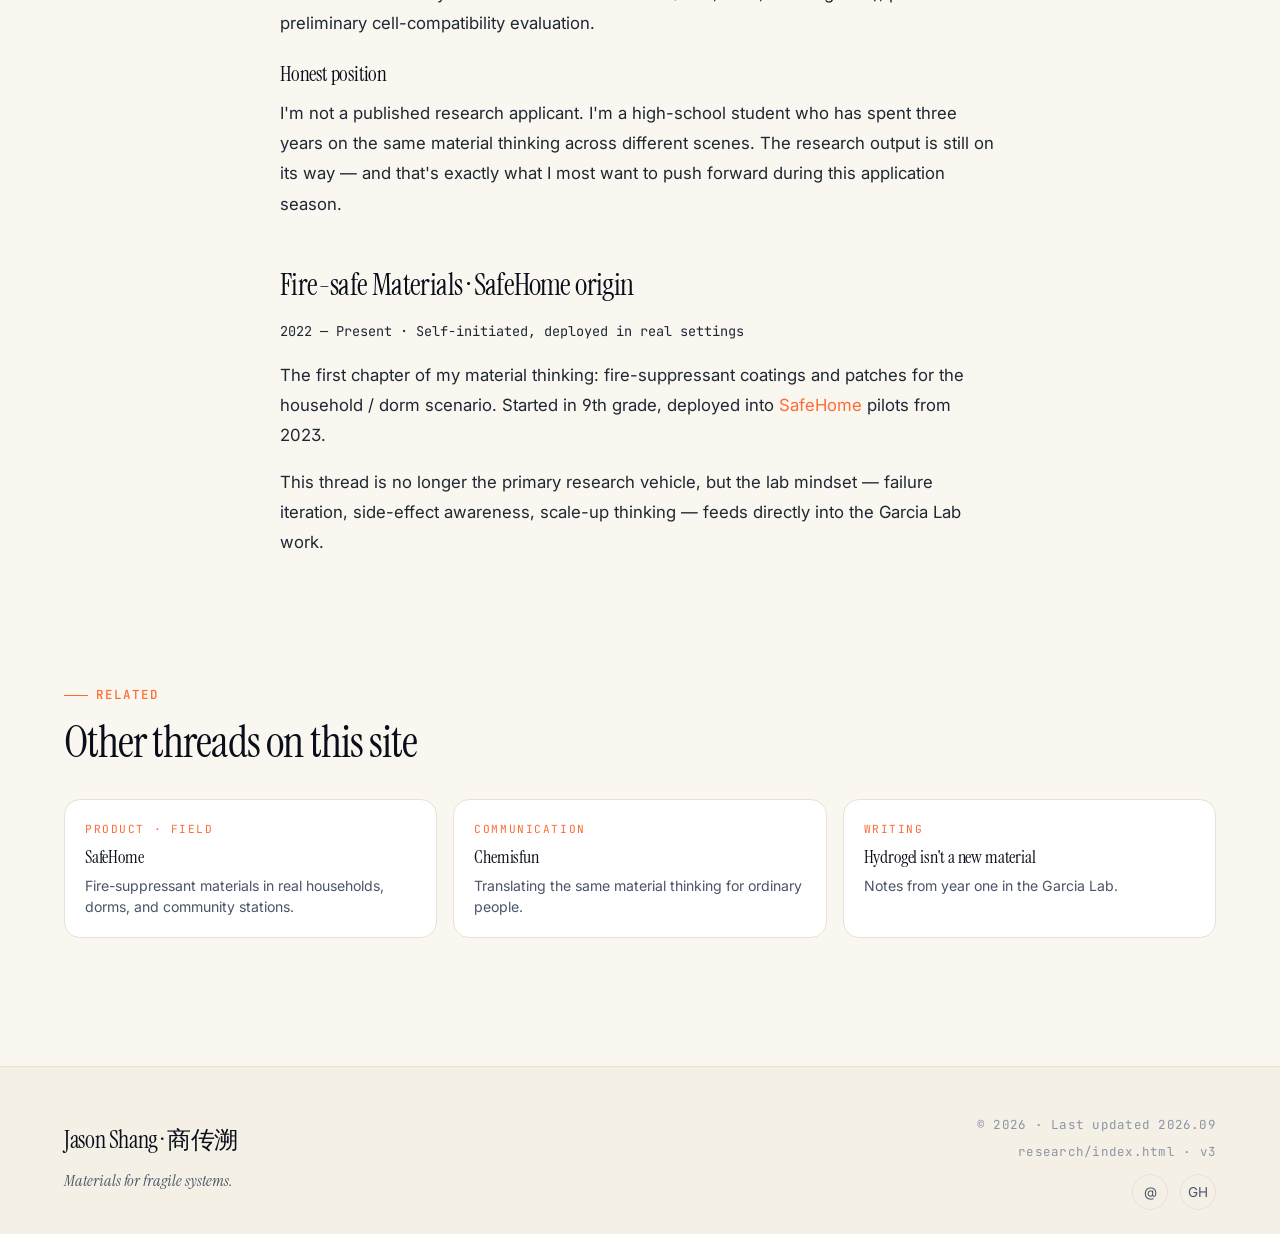
<file: research/index.html>
<!DOCTYPE html>
<html lang="en">
<head>
  <meta charset="UTF-8">
  <meta name="viewport" content="width=device-width, initial-scale=1.0, viewport-fit=cover">
  <meta name="theme-color" content="#FAF7F1" media="(prefers-color-scheme: light)">
  <meta name="theme-color" content="#0A0E1A" media="(prefers-color-scheme: dark)">
  <title>Research · Jason Shang · Hydrogel, AI, Fire-safe Materials</title>
  <meta name="description" content="Research threads: Garcia Lab hydrogels for skin repair, fire-safe materials from SafeHome, and ICICR 2026 paper on multi-modal deep learning for Alzheimer's drug repositioning.">
  <meta property="og:title" content="Research · Jason Shang">
  <meta property="og:description" content="Hydrogel &amp; skin repair · fire-safe materials · ICICR 2026 AI paper.">
  <meta property="og:type" content="website">
  <meta property="og:url" content="https://chuansu-site.shangweilei.workers.dev/research/">
  <meta property="og:image" content="https://chuansu-site.shangweilei.workers.dev/og-image.svg">
  <meta property="og:site_name" content="Jason Shang">
  <meta name="twitter:card" content="summary_large_image">
  <meta name="twitter:title" content="Research · Jason Shang">
  <meta name="author" content="Jason Shang">
  <link rel="icon" type="image/svg+xml" href="../favicon.svg">
  <link rel="preconnect" href="https://fonts.googleapis.com">
  <link rel="preconnect" href="https://fonts.gstatic.com" crossorigin>
  <link href="https://fonts.googleapis.com/css2?family=Instrument+Serif:ital@0;1&family=Inter:wght@400;500;600&family=JetBrains+Mono:wght@400;500&display=swap" rel="stylesheet">
  <link rel="stylesheet" href="../assets/css/main.css">
</head>
<body>

  <nav class="nav">
    <div class="container nav__inner">
      <a href="../index.html" class="nav__brand">
        <span class="nav__mark">JS</span><span>Jason Shang</span>
      </a>
      <button class="nav__menu-btn" aria-label="Toggle menu" aria-expanded="false">
        <svg class="open" width="18" height="14" viewBox="0 0 18 14" fill="none" stroke="currentColor" stroke-width="1.8" stroke-linecap="round"><line x1="2" y1="2" x2="16" y2="2"/><line x1="2" y1="7" x2="16" y2="7"/><line x1="2" y1="12" x2="16" y2="12"/></svg>
        <svg class="close" width="18" height="18" viewBox="0 0 18 18" fill="none" stroke="currentColor" stroke-width="1.8" stroke-linecap="round"><line x1="3" y1="3" x2="15" y2="15"/><line x1="15" y1="3" x2="3" y2="15"/></svg>
      </button>
      <ul class="nav__links">
        <li><a href="../index.html">Home</a></li>
        <li><a href="index.html">Research</a></li>
        <li><a href="../projects/safehome/index.html">Projects</a></li>
        <li><a href="../writing/index.html">Writing</a></li>
        <li><a href="../about/index.html">About</a></li>
      </ul>
      <div class="nav__tools">
        <button class="nav__theme" id="theme-toggle" aria-label="Toggle dark mode">
          <span class="theme-icon-light">☀</span>
          <span class="theme-icon-dark">☾</span>
        </button>
      </div>
    </div>
  </nav>

  <header class="article-head">
    <div class="container article-head__inner">
      <div class="article-head__kind">Research · Lab Notebook + Papers</div>
      <h1 class="article-head__title">Hydrogel, AI, fire-safe materials.</h1>
      <p class="article-head__lede">
        Three research threads, one underlying question:
        <em>how do protective systems work — at the molecular level, the device level, and the
        computational level?</em>
      </p>
      <div class="tags" style="margin-top: var(--s-5);">
        <span class="tag tag--sky">Hydrogel</span>
        <span class="tag tag--sky">Skin Repair</span>
        <span class="tag tag--green">AI · Drug Discovery</span>
        <span class="tag">Fire-safe Materials</span>
        <span class="tag">2025 — Present</span>
      </div>
    </div>
  </header>

  <article class="prose">

    <!-- ========== ICICR 2026 Publication ========== -->
    <section id="icicr" style="background: var(--c-card); border: 1px solid color-mix(in srgb, var(--c-ember) 25%, var(--c-line)); border-radius: var(--radius); padding: var(--s-6); margin: var(--s-6) 0 var(--s-9); box-shadow: var(--shadow);">
      <div class="k" style="font-family: var(--f-mono); font-size: 0.72rem; letter-spacing: 0.14em; text-transform: uppercase; color: var(--c-ember-deep); margin-bottom: var(--s-2);">📄 Publication · Accepted Aug 2026</div>
      <h2 style="margin-top: 0;">Multi-Modal Deep Learning for Alzheimer's Drug Repositioning</h2>
      <p class="muted" style="font-family: var(--f-mono); font-size: 0.85rem; margin-bottom: var(--s-4);">
        ICICR 2026 · Paris, France · June 12–14, 2026 · Paper ID: A20260302530339
      </p>
      <p>
        <strong>Authors:</strong> Xiuqin Shang, <strong>Chuansu Shang</strong> &nbsp;·&nbsp;
        <strong>Conference:</strong> 2026 3rd International Conference on Intelligent Computing and Robotics
      </p>
      <p>
        A multi-modal deep learning framework that integrates Graph Neural Networks,
        Transformers, and Knowledge Graphs with explicit uncertainty quantification —
        applied to drug repositioning for Alzheimer's disease. The work combines
        heterogeneous biomedical signals (chemical structure, protein interaction,
        prior knowledge) to surface candidates that single-modality models miss,
        and quantifies how confident the model should be in each prediction.
      </p>
      <p>
        <strong>Why this is on a materials science site:</strong> the same question runs
        through all my work — <em>how does a fragile system (a building, a wound, a brain)
        get protected before failure?</em> Drug repositioning is the same problem at
        another scale. This is my first cross-disciplinary publication.
      </p>
      <p>
        <a href="https://chuansu-site.shangweilei.workers.dev/research/#icicr" class="tag tag--ember" style="padding: 8px 16px; font-size: 0.85rem;">Read the abstract →</a>
      </p>
    </section>

    <!-- ========== Hydrogel Research ========== -->
    <h2>Hydrogel &amp; Skin Repair · Garcia Lab</h2>
    <p class="muted" style="font-family: var(--f-mono); font-size: 0.85rem; margin-bottom: var(--s-4);">
      Spring 2025 — Present · Prof. Garcia
    </p>

    <div class="meta-strip">
      <div class="meta-strip__item"><div class="k">Mentor</div><div class="v">Prof. Garcia</div></div>
      <div class="meta-strip__item"><div class="k">Field</div><div class="v">Biomaterials</div></div>
      <div class="meta-strip__item"><div class="k">Status</div><div class="v">In progress</div></div>
    </div>

    <h3>Why hydrogel?</h3>
    <p>
      Working on fire-suppressant materials taught me the most important thing
      wasn't "which material can extinguish" — it was <em>why this material still works
      under extreme conditions</em>. Hydrogel is a natural extension: the same
      molecular-network question, but now facing the body instead of the environment.
    </p>

    <figure class="figure">
      <img src="../assets/img/research-lab.jpg" alt="Daily work in Garcia Lab — hydrogel synthesis" loading="lazy">
      <figcaption class="figure__cap">
        <span class="k">Field · Lab Bench</span>
        <span>Garcia Lab · hydrogel synthesis bench · 2025</span>
      </figcaption>
    </figure>

    <p>
      A hydrogel that maintains structural integrity under flame conditions can
      often do the same in a moist wound environment. A molecular design that blocks
      heat conduction can sometimes be translated into a physical barrier against
      cytokine diffusion. That feeling of "different scenes, same material
      doing the same job" is the core drive behind this work.
    </p>

    <h3>Current threads</h3>
    <ul>
      <li><strong>Material structure:</strong> crosslink density, pore distribution, water content vs. mechanical behavior</li>
      <li><strong>Biocompatibility:</strong> coupling with the skin / wound microenvironment, support for cell migration</li>
      <li><strong>Application scenarios:</strong> large-area burn coverage and chronic wound dressings</li>
    </ul>

    <h3>From fire to skin — the through-line</h3>
    <p>
      I've stopped writing fire-suppression and skin-repair as two separate projects.
      They're the two ends of the same project: <em>protecting fragile systems</em>.
      Fire-retardant coating protects the building and the human body from thermal
      runaway; hydrogel protects healing tissue from secondary damage.
    </p>

    <blockquote>
      "Hydrogel isn't a new activity — it's the same material thinking,
      expanded into a different scale."
    </blockquote>

    <h3>What I hope to produce</h3>
    <p>Short-term: at least one of the following —</p>
    <ul>
      <li>A submittable conference poster or paper draft</li>
      <li>A research letter of recommendation from the Garcia group with real data</li>
      <li>A set of visual results usable in Chemisfun / classroom</li>
    </ul>
    <p>
      Long-term: weave the hydrogel thread into application essays
      (Why Major / Why JHU / UC PIQs) as a single, shareable logic — not two
      stitched essays.
    </p>

    <h3>Tools &amp; methods</h3>
    <p>
      Literature review · experiment design · data logging · failure iteration · paper writing.
      Lab work covers basic synthesis and characterization (FTIR, SEM, swelling ratio),
      plus preliminary cell-compatibility evaluation.
    </p>

    <h3>Honest position</h3>
    <p>
      I'm not a published research applicant. I'm a high-school student who has spent
      three years on the same material thinking across different scenes. The research
      output is still on its way — and that's exactly what I most want to push forward
      during this application season.
    </p>

    <!-- ========== Fire-safe Materials ========== -->
    <h2>Fire-safe Materials · SafeHome origin</h2>
    <p class="muted" style="font-family: var(--f-mono); font-size: 0.85rem; margin-bottom: var(--s-4);">
      2022 — Present · Self-initiated, deployed in real settings
    </p>
    <p>
      The first chapter of my material thinking: fire-suppressant coatings and patches
      for the household / dorm scenario. Started in 9th grade, deployed into
      <a href="../projects/safehome/index.html">SafeHome</a> pilots from 2023.
    </p>
    <p>
      This thread is no longer the primary research vehicle, but the lab mindset
      — failure iteration, side-effect awareness, scale-up thinking — feeds
      directly into the Garcia Lab work.
    </p>

  </article>

  <!-- Related -->
  <section class="section">
    <div class="container">
      <div class="section-head">
        <span class="section-head__num">Related</span>
        <h2 class="section-head__title">Other threads on this site</h2>
      </div>
      <div class="related">
        <a href="../projects/safehome/index.html" class="related__card">
          <div class="related__kind">Product · Field</div>
          <h3 class="related__title">SafeHome</h3>
          <p class="related__desc">Fire-suppressant materials in real households, dorms, and community stations.</p>
        </a>
        <a href="../projects/chemisfun/index.html" class="related__card">
          <div class="related__kind">Communication</div>
          <h3 class="related__title">Chemisfun</h3>
          <p class="related__desc">Translating the same material thinking for ordinary people.</p>
        </a>
        <a href="../writing/index.html#hydrogel" class="related__card">
          <div class="related__kind">Writing</div>
          <h3 class="related__title">Hydrogel isn't a new material</h3>
          <p class="related__desc">Notes from year one in the Garcia Lab.</p>
        </a>
      </div>
    </div>
  </section>

  <footer class="footer">
    <div class="container footer__inner">
      <div>
        <div class="footer__brand">Jason Shang · 商传溯</div>
        <p class="footer__tag">Materials for fragile systems.</p>
      </div>
      <div>
        <div class="footer__meta">
          <div>© 2026 · Last updated 2026.09</div>
          <div style="margin-top: 6px;">research/index.html · v3</div>
        </div>
        <div class="footer__social">
          <a href="mailto:jason.shang@outlook.com" aria-label="Email">@</a>
          <a href="https://github.com/shangweilei-ops" target="_blank" rel="noopener" aria-label="GitHub">GH</a>
        </div>
      </div>
    </div>
  </footer>

  <script src="../assets/js/main.js"></script>
  <script>
    (function() {
      const root = document.documentElement;
      const btn = document.getElementById('theme-toggle');
      const saved = localStorage.getItem('theme');
      if (saved === 'dark') root.classList.add('dark');
      if (saved === 'light') root.classList.add('light');
      if (btn) {
        btn.addEventListener('click', () => {
          const isDark = root.classList.contains('dark');
          root.classList.remove('dark', 'light');
          if (isDark) { root.classList.add('light'); localStorage.setItem('theme', 'light'); }
          else { root.classList.add('dark'); localStorage.setItem('theme', 'dark'); }
        });
      }
    })();
  </script>
</body>
</html>
</file>
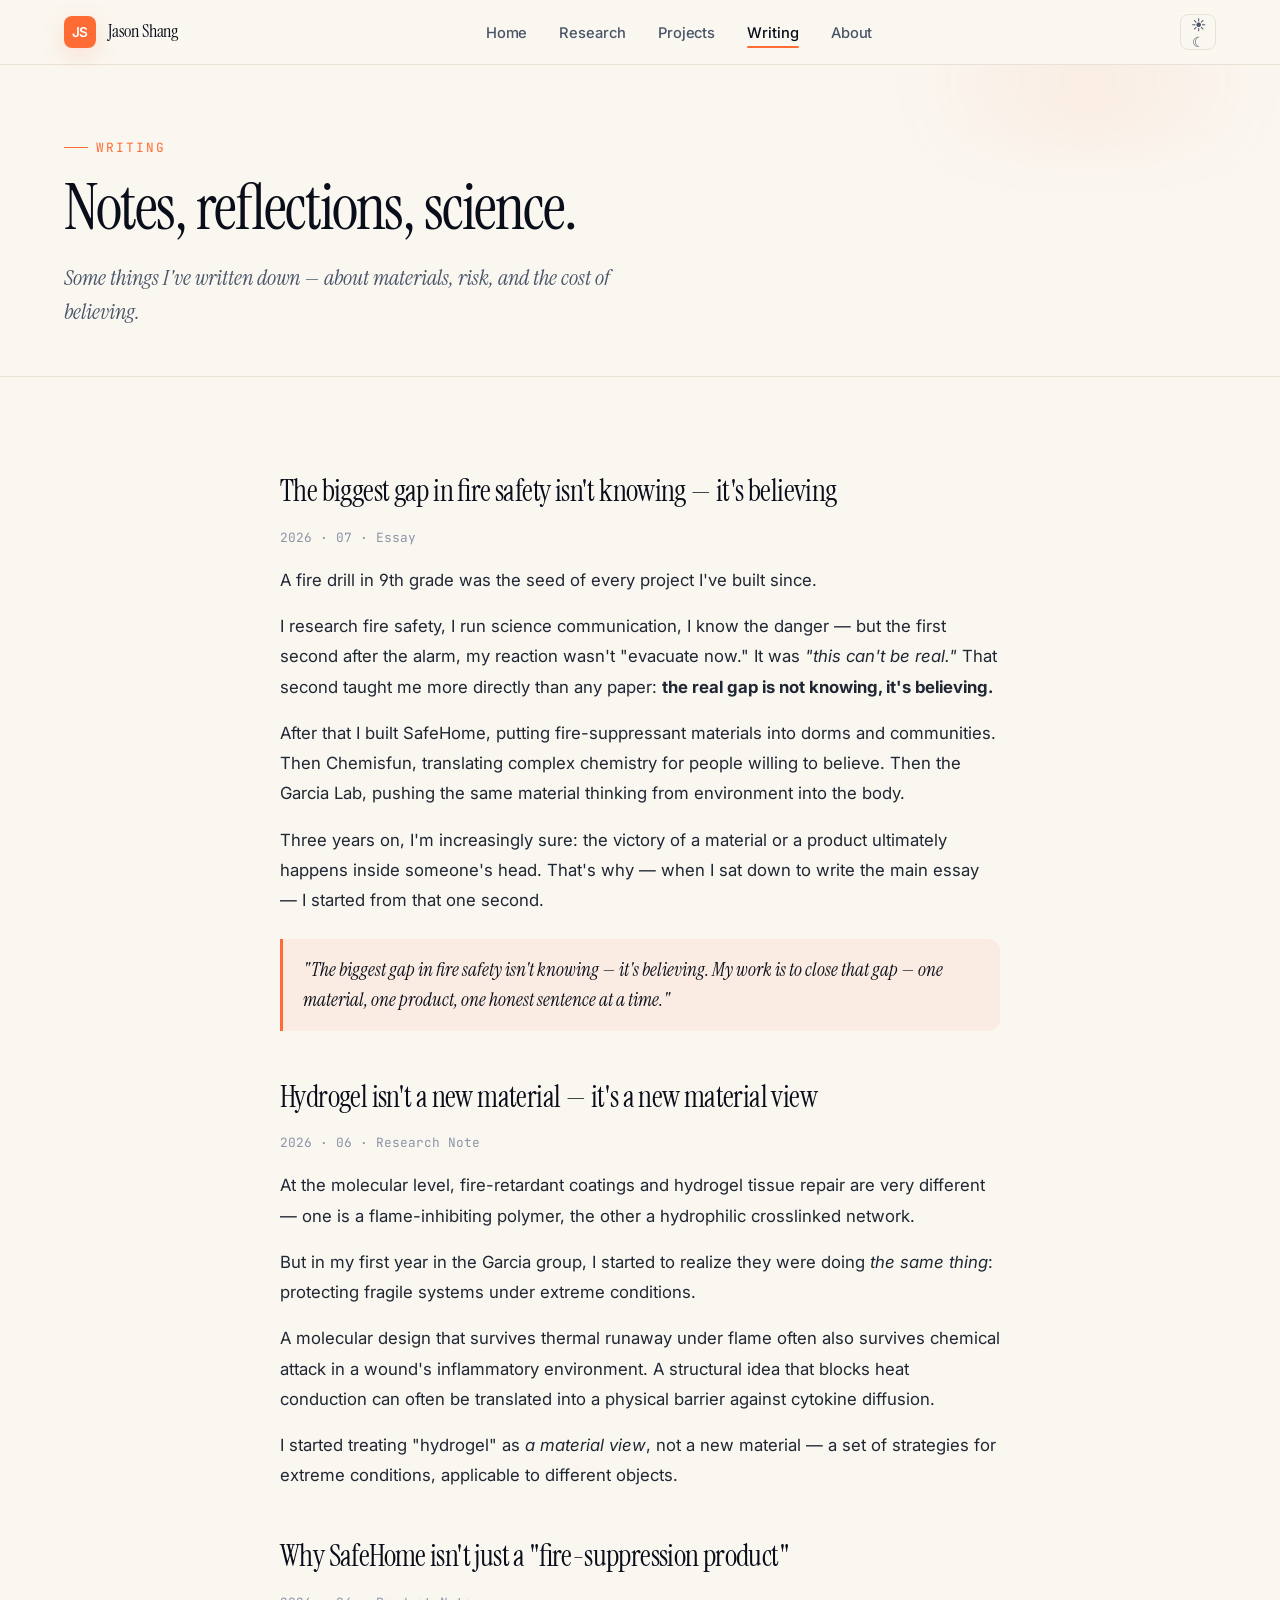
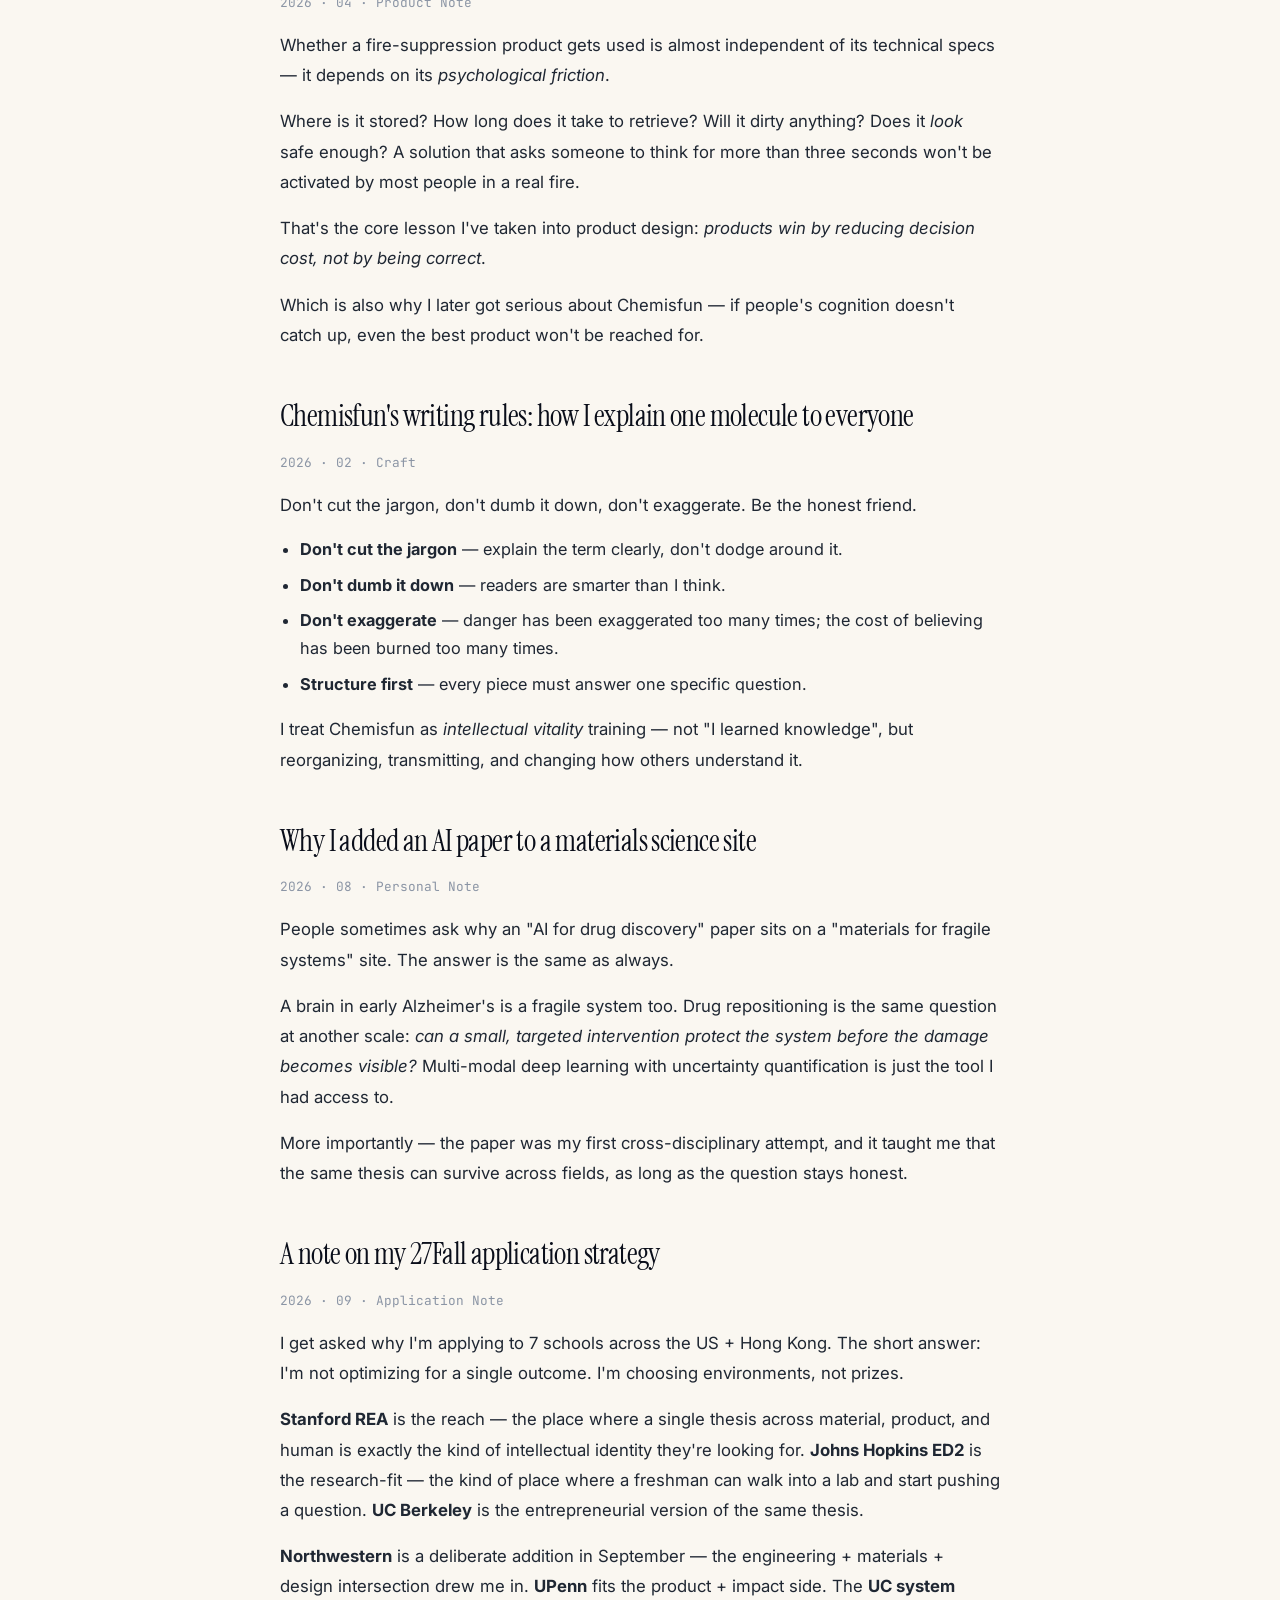
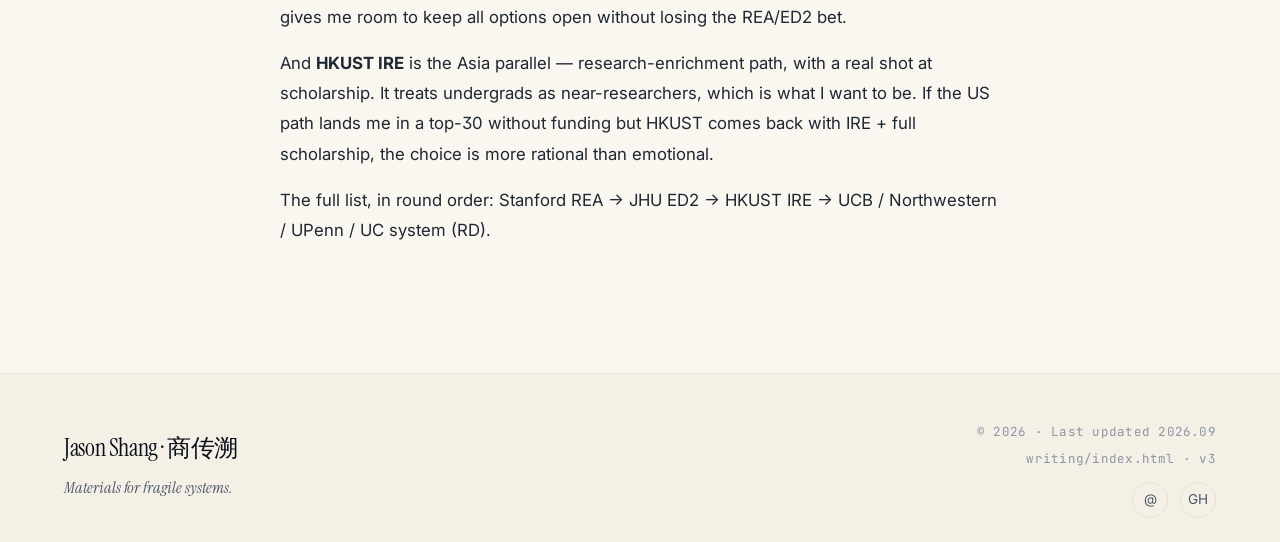
<file: writing/index.html>
<!DOCTYPE html>
<html lang="en">
<head>
  <meta charset="UTF-8">
  <meta name="viewport" content="width=device-width, initial-scale=1.0, viewport-fit=cover">
  <meta name="theme-color" content="#FAF7F1" media="(prefers-color-scheme: light)">
  <meta name="theme-color" content="#0A0E1A" media="(prefers-color-scheme: dark)">
  <title>Writing · Jason Shang · Notes, reflections, science</title>
  <meta name="description" content="Essays, research notes, and product reflections from Jason Shang — about materials, risk, and the cost of believing.">
  <meta property="og:title" content="Writing · Jason Shang">
  <meta property="og:description" content="Essays, research notes, and product reflections — about materials, risk, and the cost of believing.">
  <meta property="og:type" content="website">
  <meta property="og:url" content="https://chuansu-site.shangweilei.workers.dev/writing/">
  <meta property="og:image" content="https://chuansu-site.shangweilei.workers.dev/og-image.svg">
  <meta property="og:site_name" content="Jason Shang">
  <meta name="twitter:card" content="summary_large_image">
  <meta name="twitter:title" content="Writing · Jason Shang">
  <meta name="author" content="Jason Shang">
  <link rel="icon" type="image/svg+xml" href="../favicon.svg">
  <link rel="preconnect" href="https://fonts.googleapis.com">
  <link rel="preconnect" href="https://fonts.gstatic.com" crossorigin>
  <link href="https://fonts.googleapis.com/css2?family=Instrument+Serif:ital@0;1&family=Inter:wght@400;500;600&family=JetBrains+Mono:wght@400;500&display=swap" rel="stylesheet">
  <link rel="stylesheet" href="../assets/css/main.css">
</head>
<body>

  <nav class="nav">
    <div class="container nav__inner">
      <a href="../index.html" class="nav__brand">
        <span class="nav__mark">JS</span><span>Jason Shang</span>
      </a>
      <button class="nav__menu-btn" aria-label="Toggle menu" aria-expanded="false">
        <svg class="open" width="18" height="14" viewBox="0 0 18 14" fill="none" stroke="currentColor" stroke-width="1.8" stroke-linecap="round"><line x1="2" y1="2" x2="16" y2="2"/><line x1="2" y1="7" x2="16" y2="7"/><line x1="2" y1="12" x2="16" y2="12"/></svg>
        <svg class="close" width="18" height="18" viewBox="0 0 18 18" fill="none" stroke="currentColor" stroke-width="1.8" stroke-linecap="round"><line x1="3" y1="3" x2="15" y2="15"/><line x1="15" y1="3" x2="3" y2="15"/></svg>
      </button>
      <ul class="nav__links">
        <li><a href="../index.html">Home</a></li>
        <li><a href="../research/index.html">Research</a></li>
        <li><a href="../projects/safehome/index.html">Projects</a></li>
        <li><a href="index.html">Writing</a></li>
        <li><a href="../about/index.html">About</a></li>
      </ul>
      <div class="nav__tools">
        <button class="nav__theme" id="theme-toggle" aria-label="Toggle dark mode">
          <span class="theme-icon-light">☀</span>
          <span class="theme-icon-dark">☾</span>
        </button>
      </div>
    </div>
  </nav>

  <header class="article-head">
    <div class="container article-head__inner">
      <div class="article-head__kind">Writing</div>
      <h1 class="article-head__title">Notes, reflections, science.</h1>
      <p class="article-head__lede">
        Some things I've written down — about materials, risk, and the cost of believing.
      </p>
    </div>
  </header>

  <article class="prose">

    <!-- 1. Believing -->
    <h2 id="believing">The biggest gap in fire safety isn't knowing — it's believing</h2>
    <p class="mono" style="font-size: 0.8rem; color: var(--c-mute);">2026 · 07 · Essay</p>
    <p>
      A fire drill in 9th grade was the seed of every project I've built since.
    </p>
    <p>
      I research fire safety, I run science communication, I know the danger —
      but the first second after the alarm, my reaction wasn't "evacuate now."
      It was <em>"this can't be real."</em> That second taught me more directly
      than any paper: <strong>the real gap is not knowing, it's believing.</strong>
    </p>
    <p>
      After that I built SafeHome, putting fire-suppressant materials into dorms
      and communities. Then Chemisfun, translating complex chemistry for people
      willing to believe. Then the Garcia Lab, pushing the same material thinking
      from environment into the body.
    </p>
    <p>
      Three years on, I'm increasingly sure: the victory of a material or a product
      ultimately happens inside someone's head. That's why — when I sat down to
      write the main essay — I started from that one second.
    </p>
    <blockquote>
      "The biggest gap in fire safety isn't knowing — it's believing.
      My work is to close that gap — one material, one product,
      one honest sentence at a time."
    </blockquote>

    <!-- 2. Hydrogel -->
    <h2 id="hydrogel">Hydrogel isn't a new material — it's a new material view</h2>
    <p class="mono" style="font-size: 0.8rem; color: var(--c-mute);">2026 · 06 · Research Note</p>
    <p>
      At the molecular level, fire-retardant coatings and hydrogel tissue repair
      are very different — one is a flame-inhibiting polymer, the other a hydrophilic
      crosslinked network.
    </p>
    <p>
      But in my first year in the Garcia group, I started to realize they were
      doing <em>the same thing</em>: protecting fragile systems under extreme conditions.
    </p>
    <p>
      A molecular design that survives thermal runaway under flame often also
      survives chemical attack in a wound's inflammatory environment. A structural
      idea that blocks heat conduction can often be translated into a physical
      barrier against cytokine diffusion.
    </p>
    <p>
      I started treating "hydrogel" as <em>a material view</em>, not a new material —
      a set of strategies for extreme conditions, applicable to different objects.
    </p>

    <!-- 3. SafeHome -->
    <h2 id="safehome">Why SafeHome isn't just a "fire-suppression product"</h2>
    <p class="mono" style="font-size: 0.8rem; color: var(--c-mute);">2026 · 04 · Product Note</p>
    <p>
      Whether a fire-suppression product gets used is almost independent of its
      technical specs — it depends on its <em>psychological friction</em>.
    </p>
    <p>
      Where is it stored? How long does it take to retrieve? Will it dirty anything?
      Does it <em>look</em> safe enough? A solution that asks someone to think
      for more than three seconds won't be activated by most people in a real fire.
    </p>
    <p>
      That's the core lesson I've taken into product design: <em>products win by
      reducing decision cost, not by being correct</em>.
    </p>
    <p>
      Which is also why I later got serious about Chemisfun — if people's
      cognition doesn't catch up, even the best product won't be reached for.
    </p>

    <!-- 4. Chemisfun -->
    <h2 id="chemisfun">Chemisfun's writing rules: how I explain one molecule to everyone</h2>
    <p class="mono" style="font-size: 0.8rem; color: var(--c-mute);">2026 · 02 · Craft</p>
    <p>
      Don't cut the jargon, don't dumb it down, don't exaggerate. Be the honest friend.
    </p>
    <ul>
      <li><strong>Don't cut the jargon</strong> — explain the term clearly, don't dodge around it.</li>
      <li><strong>Don't dumb it down</strong> — readers are smarter than I think.</li>
      <li><strong>Don't exaggerate</strong> — danger has been exaggerated too many times; the cost of believing has been burned too many times.</li>
      <li><strong>Structure first</strong> — every piece must answer one specific question.</li>
    </ul>
    <p>
      I treat Chemisfun as <em>intellectual vitality</em> training — not "I learned
      knowledge", but reorganizing, transmitting, and changing how others understand it.
    </p>

    <!-- 5. ICICR 2026 -->
    <h2 id="icicr">Why I added an AI paper to a materials science site</h2>
    <p class="mono" style="font-size: 0.8rem; color: var(--c-mute);">2026 · 08 · Personal Note</p>
    <p>
      People sometimes ask why an "AI for drug discovery" paper sits on a
      "materials for fragile systems" site. The answer is the same as always.
    </p>
    <p>
      A brain in early Alzheimer's is a fragile system too. Drug repositioning
      is the same question at another scale: <em>can a small, targeted intervention
      protect the system before the damage becomes visible?</em> Multi-modal
      deep learning with uncertainty quantification is just the tool I had access to.
    </p>
    <p>
      More importantly — the paper was my first cross-disciplinary attempt, and
      it taught me that the same thesis can survive across fields, as long as
      the question stays honest.
    </p>

    <!-- 6. Application strategy (referenced from homepage) -->
    <h2 id="application-strategy">A note on my 27Fall application strategy</h2>
    <p class="mono" style="font-size: 0.8rem; color: var(--c-mute);">2026 · 09 · Application Note</p>
    <p>
      I get asked why I'm applying to 7 schools across the US + Hong Kong. The
      short answer: I'm not optimizing for a single outcome. I'm choosing
      environments, not prizes.
    </p>
    <p>
      <strong>Stanford REA</strong> is the reach — the place where a single thesis
      across material, product, and human is exactly the kind of intellectual
      identity they're looking for. <strong>Johns Hopkins ED2</strong> is the
      research-fit — the kind of place where a freshman can walk into a lab
      and start pushing a question. <strong>UC Berkeley</strong> is the
      entrepreneurial version of the same thesis.
    </p>
    <p>
      <strong>Northwestern</strong> is a deliberate addition in September — the
      engineering + materials + design intersection drew me in. <strong>UPenn</strong>
      fits the product + impact side. The <strong>UC system</strong> gives me
      room to keep all options open without losing the REA/ED2 bet.
    </p>
    <p>
      And <strong>HKUST IRE</strong> is the Asia parallel — research-enrichment
      path, with a real shot at scholarship. It treats undergrads as
      near-researchers, which is what I want to be. If the US path lands me
      in a top-30 without funding but HKUST comes back with IRE + full
      scholarship, the choice is more rational than emotional.
    </p>
    <p>
      The full list, in round order: Stanford REA → JHU ED2 → HKUST IRE →
      UCB / Northwestern / UPenn / UC system (RD).
    </p>

  </article>

  <footer class="footer">
    <div class="container footer__inner">
      <div>
        <div class="footer__brand">Jason Shang · 商传溯</div>
        <p class="footer__tag">Materials for fragile systems.</p>
      </div>
      <div>
        <div class="footer__meta">
          <div>© 2026 · Last updated 2026.09</div>
          <div style="margin-top: 6px;">writing/index.html · v3</div>
        </div>
        <div class="footer__social">
          <a href="mailto:jason.shang@outlook.com" aria-label="Email">@</a>
          <a href="https://github.com/shangweilei-ops" target="_blank" rel="noopener" aria-label="GitHub">GH</a>
        </div>
      </div>
    </div>
  </footer>

  <script src="../assets/js/main.js"></script>
  <script>
    (function() {
      const root = document.documentElement;
      const btn = document.getElementById('theme-toggle');
      const saved = localStorage.getItem('theme');
      if (saved === 'dark') root.classList.add('dark');
      if (saved === 'light') root.classList.add('light');
      if (btn) {
        btn.addEventListener('click', () => {
          const isDark = root.classList.contains('dark');
          root.classList.remove('dark', 'light');
          if (isDark) { root.classList.add('light'); localStorage.setItem('theme', 'light'); }
          else { root.classList.add('dark'); localStorage.setItem('theme', 'dark'); }
        });
      }
    })();
  </script>
</body>
</html>
</file>
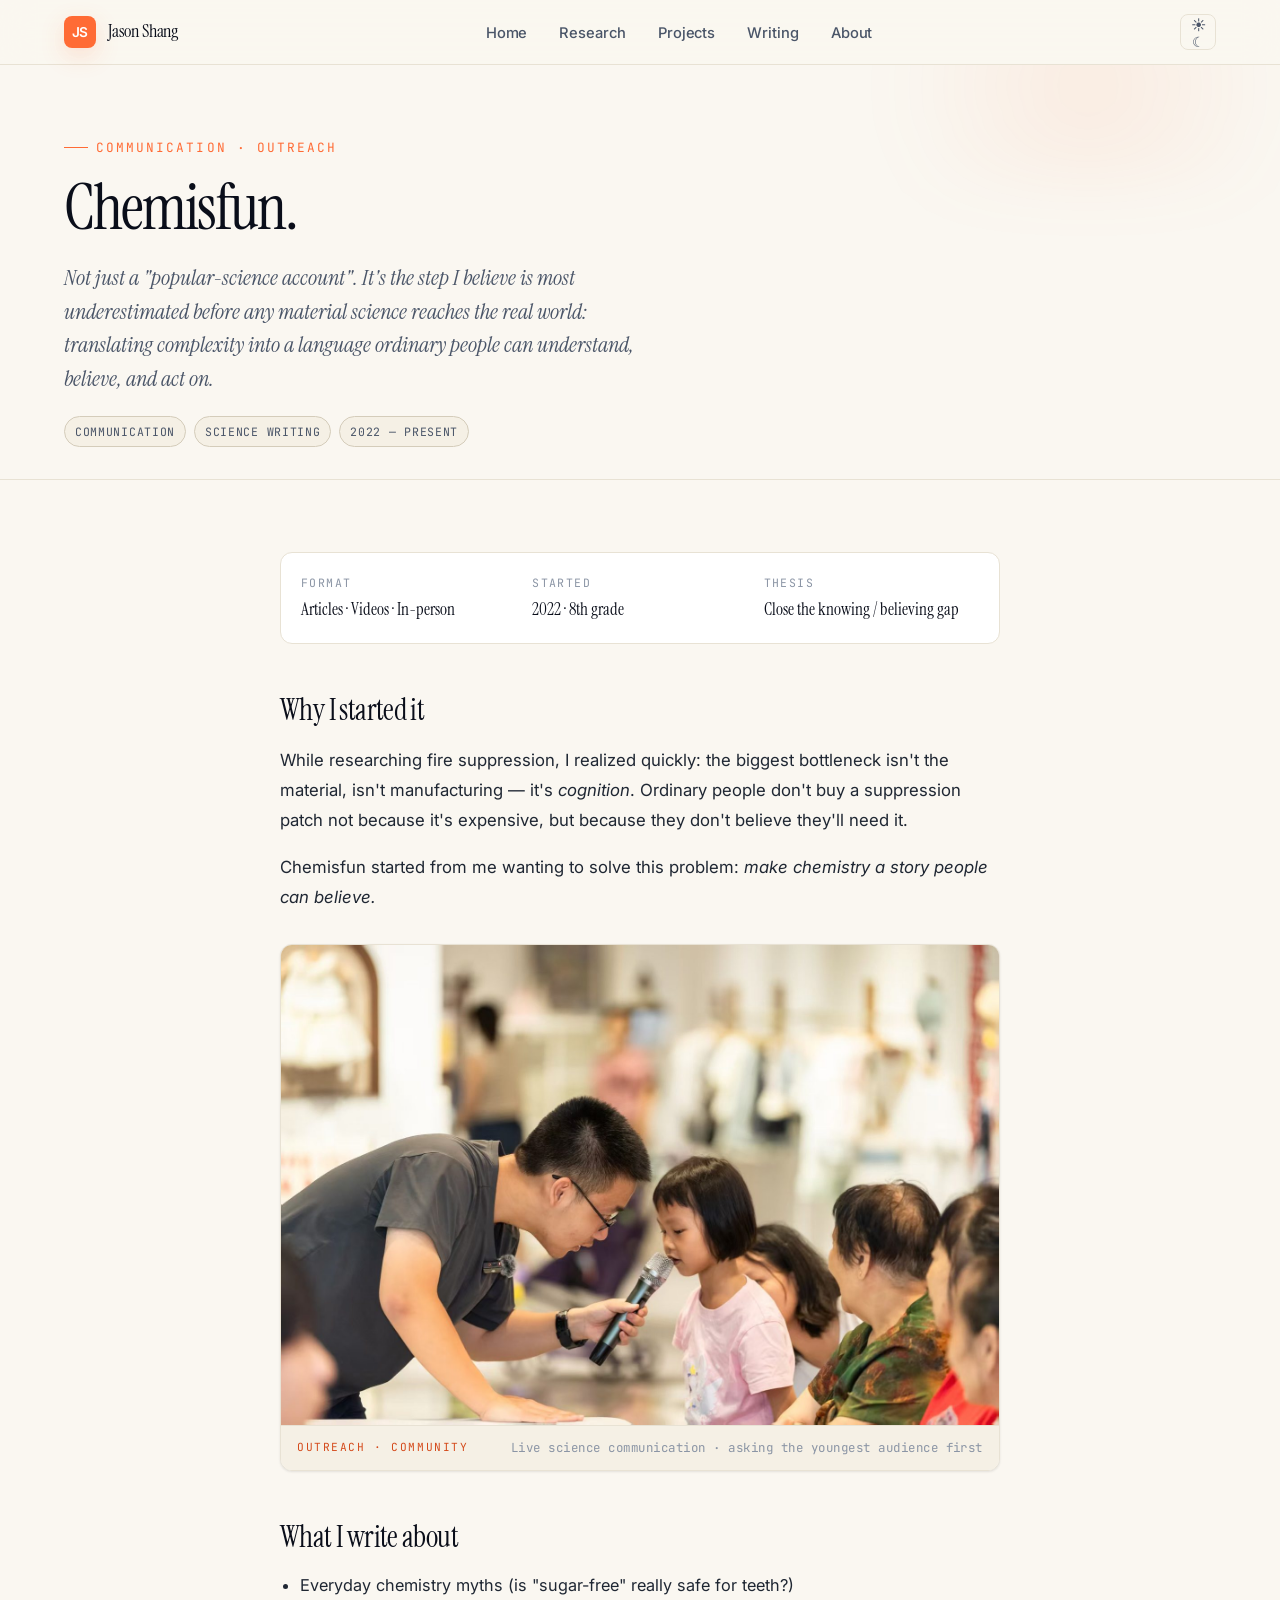
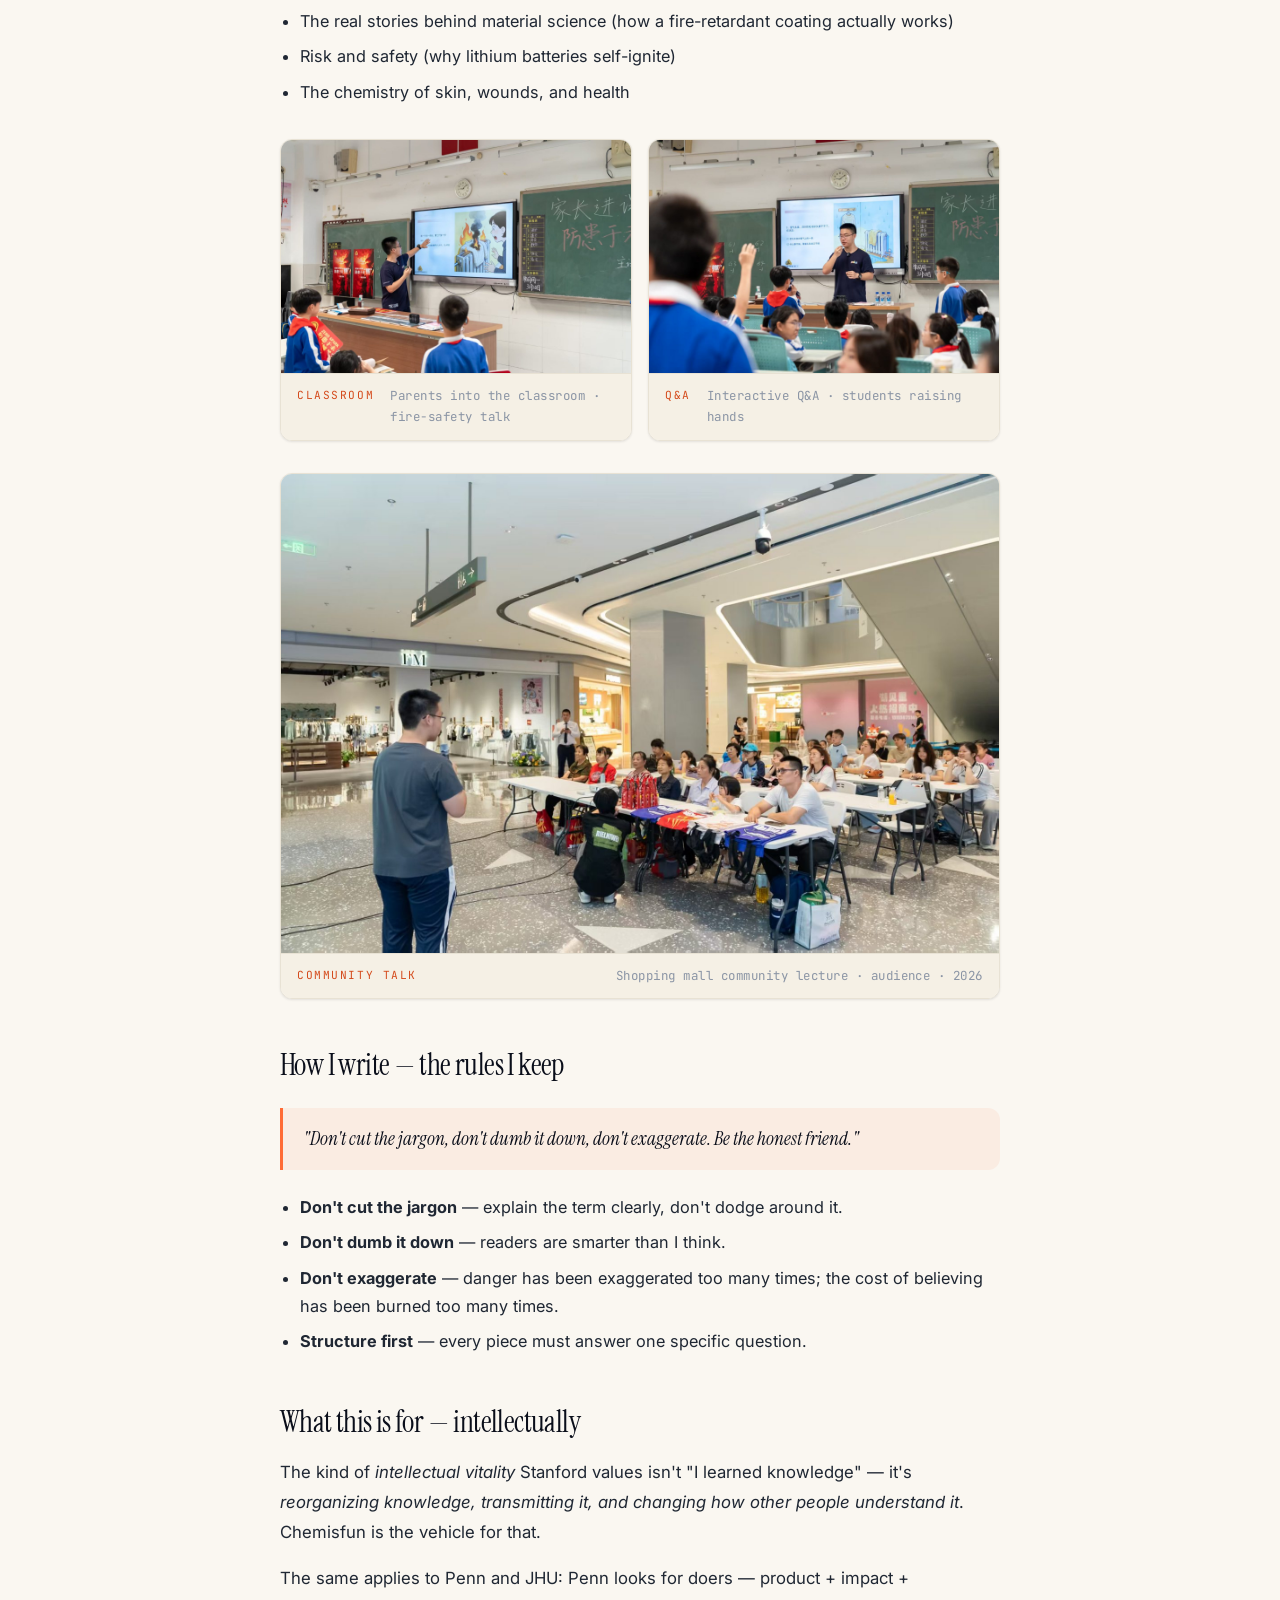
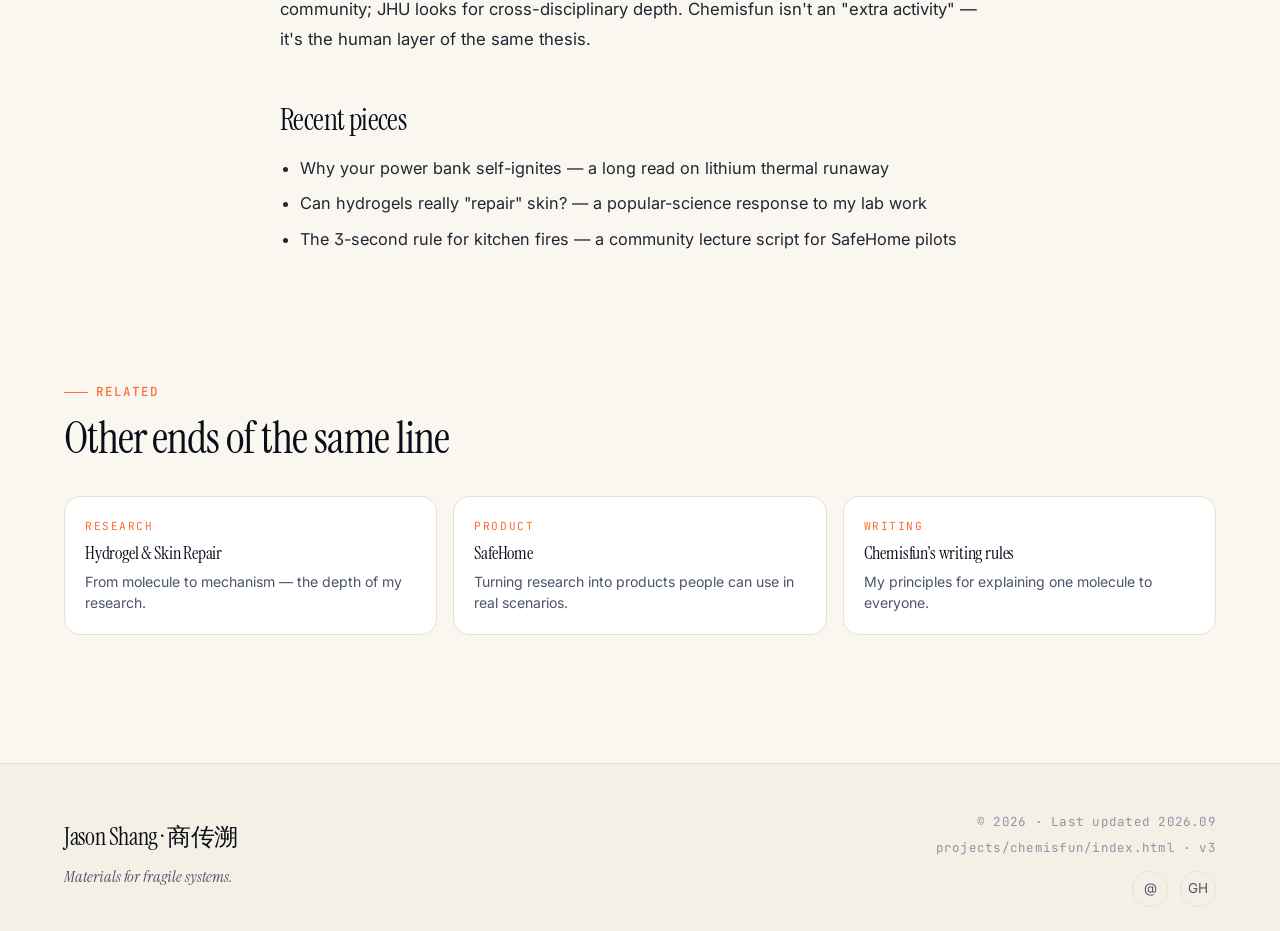
<file: projects/chemisfun/index.html>
<!DOCTYPE html>
<html lang="en">
<head>
  <meta charset="UTF-8">
  <meta name="viewport" content="width=device-width, initial-scale=1.0, viewport-fit=cover">
  <meta name="theme-color" content="#FAF7F1" media="(prefers-color-scheme: light)">
  <meta name="theme-color" content="#0A0E1A" media="(prefers-color-scheme: dark)">
  <title>Chemisfun · Jason Shang</title>
  <meta name="description" content="Chemisfun — translating complex chemistry for people willing to believe. The most underestimated step before any material science reaches the real world.">
  <meta property="og:title" content="Chemisfun · Jason Shang">
  <meta property="og:description" content="Translating complex chemistry for ordinary people. Articles, videos, in-person workshops.">
  <meta property="og:type" content="website">
  <meta property="og:url" content="https://chuansu-site.shangweilei.workers.dev/projects/chemisfun/">
  <meta property="og:image" content="https://chuansu-site.shangweilei.workers.dev/og-image.svg">
  <meta property="og:site_name" content="Jason Shang">
  <meta name="twitter:card" content="summary_large_image">
  <meta name="twitter:title" content="Chemisfun · Jason Shang">
  <meta name="author" content="Jason Shang">
  <link rel="icon" type="image/svg+xml" href="../../favicon.svg">
  <link rel="preconnect" href="https://fonts.googleapis.com">
  <link rel="preconnect" href="https://fonts.gstatic.com" crossorigin>
  <link href="https://fonts.googleapis.com/css2?family=Instrument+Serif:ital@0;1&family=Inter:wght@400;500;600&family=JetBrains+Mono:wght@400;500&display=swap" rel="stylesheet">
  <link rel="stylesheet" href="../../assets/css/main.css">
</head>
<body>

  <nav class="nav">
    <div class="container nav__inner">
      <a href="../../index.html" class="nav__brand">
        <span class="nav__mark">JS</span><span>Jason Shang</span>
      </a>
      <button class="nav__menu-btn" aria-label="Toggle menu" aria-expanded="false">
        <svg class="open" width="18" height="14" viewBox="0 0 18 14" fill="none" stroke="currentColor" stroke-width="1.8" stroke-linecap="round"><line x1="2" y1="2" x2="16" y2="2"/><line x1="2" y1="7" x2="16" y2="7"/><line x1="2" y1="12" x2="16" y2="12"/></svg>
        <svg class="close" width="18" height="18" viewBox="0 0 18 18" fill="none" stroke="currentColor" stroke-width="1.8" stroke-linecap="round"><line x1="3" y1="3" x2="15" y2="15"/><line x1="15" y1="3" x2="3" y2="15"/></svg>
      </button>
      <ul class="nav__links">
        <li><a href="../../index.html">Home</a></li>
        <li><a href="../../research/index.html">Research</a></li>
        <li><a href="../safehome/index.html">Projects</a></li>
        <li><a href="../../writing/index.html">Writing</a></li>
        <li><a href="../../about/index.html">About</a></li>
      </ul>
      <div class="nav__tools">
        <button class="nav__theme" id="theme-toggle" aria-label="Toggle dark mode">
          <span class="theme-icon-light">☀</span>
          <span class="theme-icon-dark">☾</span>
        </button>
      </div>
    </div>
  </nav>

  <header class="article-head">
    <div class="container article-head__inner">
      <div class="article-head__kind">Communication · Outreach</div>
      <h1 class="article-head__title">Chemisfun.</h1>
      <p class="article-head__lede">
        Not just a "popular-science account". It's the step I believe is most
        underestimated before any material science reaches the real world:
        translating complexity into a language ordinary people can understand,
        believe, and act on.
      </p>
      <div class="tags" style="margin-top: var(--s-5);">
        <span class="tag">Communication</span>
        <span class="tag">Science writing</span>
        <span class="tag">2022 — Present</span>
      </div>
    </div>
  </header>

  <article class="prose">

    <div class="meta-strip">
      <div class="meta-strip__item"><div class="k">Format</div><div class="v">Articles · Videos · In-person</div></div>
      <div class="meta-strip__item"><div class="k">Started</div><div class="v">2022 · 8th grade</div></div>
      <div class="meta-strip__item"><div class="k">Thesis</div><div class="v">Close the knowing / believing gap</div></div>
    </div>

    <h2>Why I started it</h2>
    <p>
      While researching fire suppression, I realized quickly: the biggest bottleneck
      isn't the material, isn't manufacturing — it's <em>cognition</em>. Ordinary people
      don't buy a suppression patch not because it's expensive, but because they don't
      believe they'll need it.
    </p>
    <p>
      Chemisfun started from me wanting to solve this problem:
      <em>make chemistry a story people can believe.</em>
    </p>

    <figure class="figure">
      <img src="../../assets/img/chemisfun-kids.jpg" alt="In-person science outreach with kids" loading="lazy">
      <figcaption class="figure__cap">
        <span class="k">Outreach · Community</span>
        <span>Live science communication · asking the youngest audience first</span>
      </figcaption>
    </figure>

    <h2>What I write about</h2>
    <ul>
      <li>Everyday chemistry myths (is "sugar-free" really safe for teeth?)</li>
      <li>The real stories behind material science (how a fire-retardant coating actually works)</li>
      <li>Risk and safety (why lithium batteries self-ignite)</li>
      <li>The chemistry of skin, wounds, and health</li>
    </ul>

    <div class="figure-grid">
      <figure class="figure">
        <img src="../../assets/img/chemisfun-classroom.jpg" alt="Classroom fire-safety talk" loading="lazy">
        <figcaption class="figure__cap">
          <span class="k">Classroom</span>
          <span>Parents into the classroom · fire-safety talk</span>
        </figcaption>
      </figure>
      <figure class="figure">
        <img src="../../assets/img/chemisfun-qa.jpg" alt="Student Q&A session" loading="lazy">
        <figcaption class="figure__cap">
          <span class="k">Q&amp;A</span>
          <span>Interactive Q&A · students raising hands</span>
        </figcaption>
      </figure>
    </div>

    <figure class="figure">
      <img src="../../assets/img/chemisfun-community.jpg" alt="Community lecture overview" loading="lazy">
      <figcaption class="figure__cap">
        <span class="k">Community Talk</span>
        <span>Shopping mall community lecture · audience · 2026</span>
      </figcaption>
    </figure>

    <h2>How I write — the rules I keep</h2>
    <blockquote>
      "Don't cut the jargon, don't dumb it down, don't exaggerate. Be the honest friend."
    </blockquote>
    <ul>
      <li><strong>Don't cut the jargon</strong> — explain the term clearly, don't dodge around it.</li>
      <li><strong>Don't dumb it down</strong> — readers are smarter than I think.</li>
      <li><strong>Don't exaggerate</strong> — danger has been exaggerated too many times; the cost of believing has been burned too many times.</li>
      <li><strong>Structure first</strong> — every piece must answer one specific question.</li>
    </ul>

    <h2>What this is for — intellectually</h2>
    <p>
      The kind of <em>intellectual vitality</em> Stanford values isn't "I learned
      knowledge" — it's <em>reorganizing knowledge, transmitting it, and changing
      how other people understand it</em>. Chemisfun is the vehicle for that.
    </p>
    <p>
      The same applies to Penn and JHU: Penn looks for doers — product + impact +
      community; JHU looks for cross-disciplinary depth. Chemisfun isn't an "extra
      activity" — it's the human layer of the same thesis.
    </p>

    <h2>Recent pieces</h2>
    <ul>
      <li>Why your power bank self-ignites — a long read on lithium thermal runaway</li>
      <li>Can hydrogels really "repair" skin? — a popular-science response to my lab work</li>
      <li>The 3-second rule for kitchen fires — a community lecture script for SafeHome pilots</li>
    </ul>

  </article>

  <!-- Related -->
  <section class="section">
    <div class="container">
      <div class="section-head">
        <span class="section-head__num">Related</span>
        <h2 class="section-head__title">Other ends of the same line</h2>
      </div>
      <div class="related">
        <a href="../../research/index.html" class="related__card">
          <div class="related__kind">Research</div>
          <h3 class="related__title">Hydrogel &amp; Skin Repair</h3>
          <p class="related__desc">From molecule to mechanism — the depth of my research.</p>
        </a>
        <a href="../safehome/index.html" class="related__card">
          <div class="related__kind">Product</div>
          <h3 class="related__title">SafeHome</h3>
          <p class="related__desc">Turning research into products people can use in real scenarios.</p>
        </a>
        <a href="../../writing/index.html#chemisfun" class="related__card">
          <div class="related__kind">Writing</div>
          <h3 class="related__title">Chemisfun's writing rules</h3>
          <p class="related__desc">My principles for explaining one molecule to everyone.</p>
        </a>
      </div>
    </div>
  </section>

  <footer class="footer">
    <div class="container footer__inner">
      <div>
        <div class="footer__brand">Jason Shang · 商传溯</div>
        <p class="footer__tag">Materials for fragile systems.</p>
      </div>
      <div>
        <div class="footer__meta">
          <div>© 2026 · Last updated 2026.09</div>
          <div style="margin-top: 6px;">projects/chemisfun/index.html · v3</div>
        </div>
        <div class="footer__social">
          <a href="mailto:jason.shang@outlook.com" aria-label="Email">@</a>
          <a href="https://github.com/shangweilei-ops" target="_blank" rel="noopener" aria-label="GitHub">GH</a>
        </div>
      </div>
    </div>
  </footer>

  <script src="../../assets/js/main.js"></script>
  <script>
    (function() {
      const root = document.documentElement;
      const btn = document.getElementById('theme-toggle');
      const saved = localStorage.getItem('theme');
      if (saved === 'dark') root.classList.add('dark');
      if (saved === 'light') root.classList.add('light');
      if (btn) {
        btn.addEventListener('click', () => {
          const isDark = root.classList.contains('dark');
          root.classList.remove('dark', 'light');
          if (isDark) { root.classList.add('light'); localStorage.setItem('theme', 'light'); }
          else { root.classList.add('dark'); localStorage.setItem('theme', 'dark'); }
        });
      }
    })();
  </script>
</body>
</html>
</file>
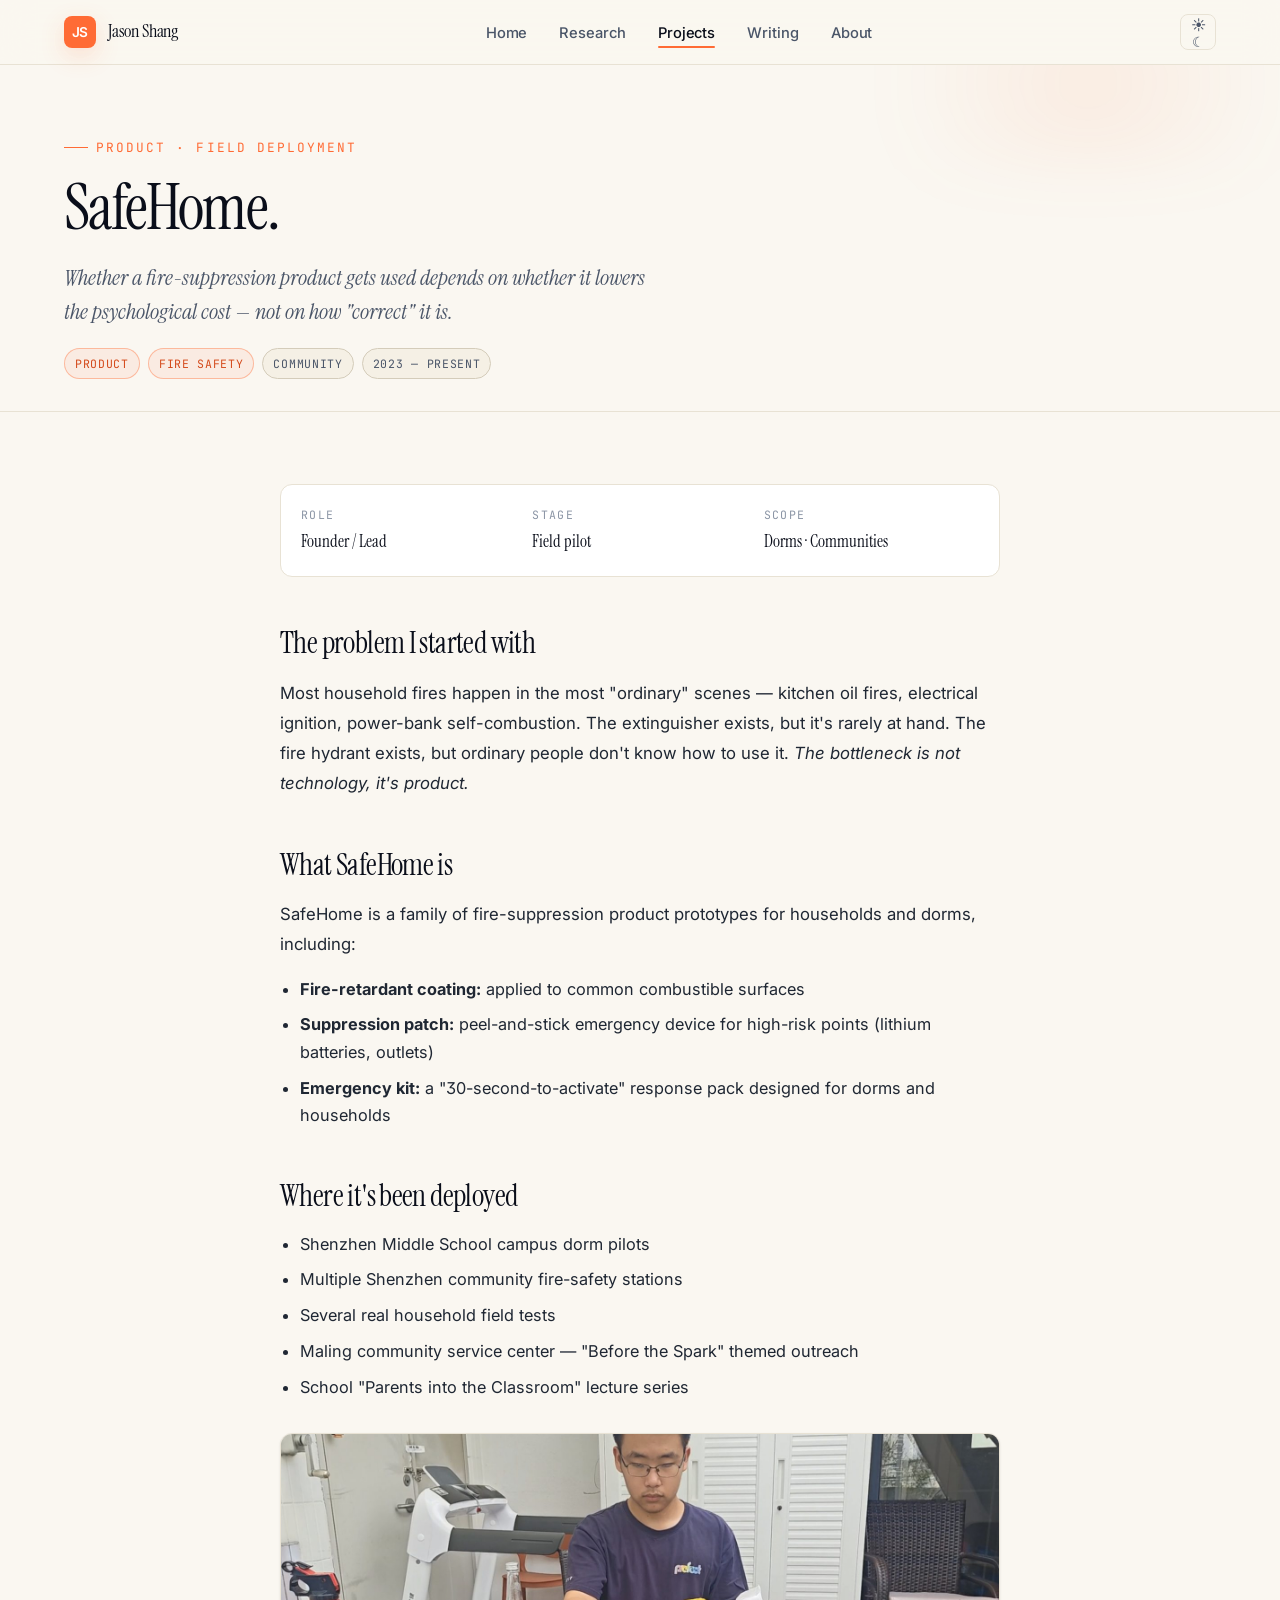
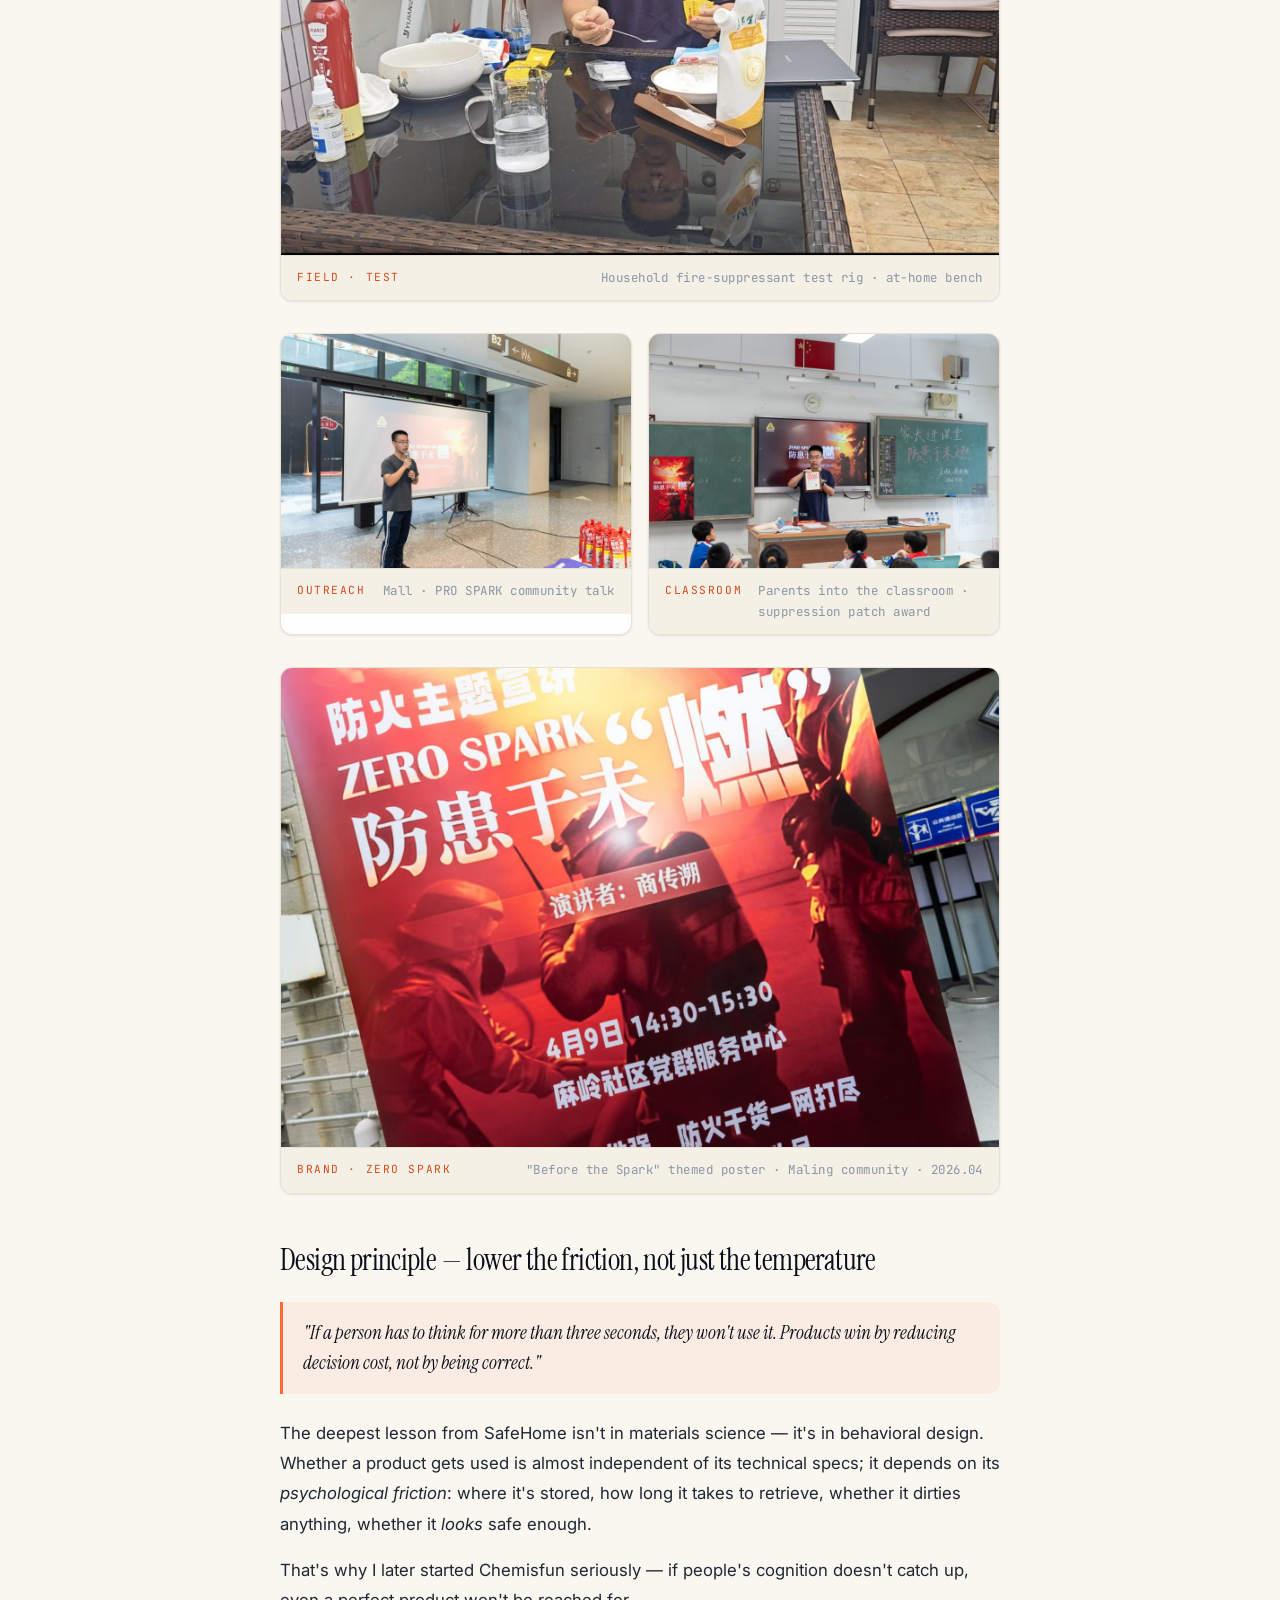
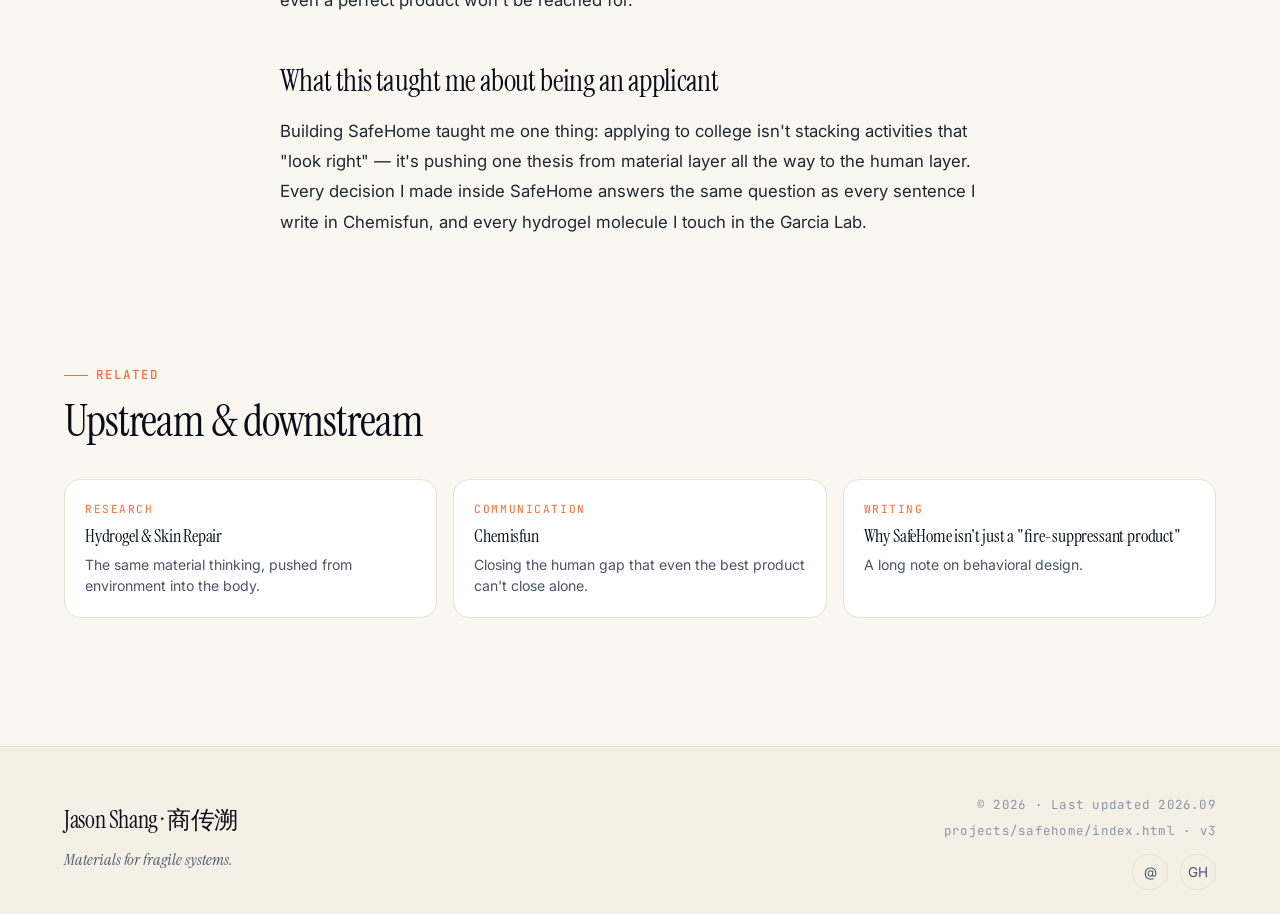
<file: projects/safehome/index.html>
<!DOCTYPE html>
<html lang="en">
<head>
  <meta charset="UTF-8">
  <meta name="viewport" content="width=device-width, initial-scale=1.0, viewport-fit=cover">
  <meta name="theme-color" content="#FAF7F1" media="(prefers-color-scheme: light)">
  <meta name="theme-color" content="#0A0E1A" media="(prefers-color-scheme: dark)">
  <title>SafeHome · Jason Shang</title>
  <meta name="description" content="SafeHome — bringing fire-suppressant materials from lab into real homes, schools, dorms, and community fire-safety stations.">
  <meta property="og:title" content="SafeHome · Jason Shang">
  <meta property="og:description" content="Fire-suppressant materials deployed into campus dorms and community fire-safety stations.">
  <meta property="og:type" content="website">
  <meta property="og:url" content="https://chuansu-site.shangweilei.workers.dev/projects/safehome/">
  <meta property="og:image" content="https://chuansu-site.shangweilei.workers.dev/og-image.svg">
  <meta property="og:site_name" content="Jason Shang">
  <meta name="twitter:card" content="summary_large_image">
  <meta name="twitter:title" content="SafeHome · Jason Shang">
  <meta name="author" content="Jason Shang">
  <link rel="icon" type="image/svg+xml" href="../../favicon.svg">
  <link rel="preconnect" href="https://fonts.googleapis.com">
  <link rel="preconnect" href="https://fonts.gstatic.com" crossorigin>
  <link href="https://fonts.googleapis.com/css2?family=Instrument+Serif:ital@0;1&family=Inter:wght@400;500;600&family=JetBrains+Mono:wght@400;500&display=swap" rel="stylesheet">
  <link rel="stylesheet" href="../../assets/css/main.css">
</head>
<body>

  <nav class="nav">
    <div class="container nav__inner">
      <a href="../../index.html" class="nav__brand">
        <span class="nav__mark">JS</span><span>Jason Shang</span>
      </a>
      <button class="nav__menu-btn" aria-label="Toggle menu" aria-expanded="false">
        <svg class="open" width="18" height="14" viewBox="0 0 18 14" fill="none" stroke="currentColor" stroke-width="1.8" stroke-linecap="round"><line x1="2" y1="2" x2="16" y2="2"/><line x1="2" y1="7" x2="16" y2="7"/><line x1="2" y1="12" x2="16" y2="12"/></svg>
        <svg class="close" width="18" height="18" viewBox="0 0 18 18" fill="none" stroke="currentColor" stroke-width="1.8" stroke-linecap="round"><line x1="3" y1="3" x2="15" y2="15"/><line x1="15" y1="3" x2="3" y2="15"/></svg>
      </button>
      <ul class="nav__links">
        <li><a href="../../index.html">Home</a></li>
        <li><a href="../../research/index.html">Research</a></li>
        <li><a href="index.html">Projects</a></li>
        <li><a href="../../writing/index.html">Writing</a></li>
        <li><a href="../../about/index.html">About</a></li>
      </ul>
      <div class="nav__tools">
        <button class="nav__theme" id="theme-toggle" aria-label="Toggle dark mode">
          <span class="theme-icon-light">☀</span>
          <span class="theme-icon-dark">☾</span>
        </button>
      </div>
    </div>
  </nav>

  <header class="article-head">
    <div class="container article-head__inner">
      <div class="article-head__kind">Product · Field Deployment</div>
      <h1 class="article-head__title">SafeHome.</h1>
      <p class="article-head__lede">
        Whether a fire-suppression product gets used depends on whether it lowers
        the psychological cost — not on how "correct" it is.
      </p>
      <div class="tags" style="margin-top: var(--s-5);">
        <span class="tag tag--ember">Product</span>
        <span class="tag tag--ember">Fire Safety</span>
        <span class="tag">Community</span>
        <span class="tag">2023 — Present</span>
      </div>
    </div>
  </header>

  <article class="prose">

    <div class="meta-strip">
      <div class="meta-strip__item"><div class="k">Role</div><div class="v">Founder / Lead</div></div>
      <div class="meta-strip__item"><div class="k">Stage</div><div class="v">Field pilot</div></div>
      <div class="meta-strip__item"><div class="k">Scope</div><div class="v">Dorms · Communities</div></div>
    </div>

    <h2>The problem I started with</h2>
    <p>
      Most household fires happen in the most "ordinary" scenes — kitchen oil fires,
      electrical ignition, power-bank self-combustion. The extinguisher exists, but
      it's rarely at hand. The fire hydrant exists, but ordinary people don't know
      how to use it. <em>The bottleneck is not technology, it's product.</em>
    </p>

    <h2>What SafeHome is</h2>
    <p>
      SafeHome is a family of fire-suppression product prototypes for households and
      dorms, including:
    </p>
    <ul>
      <li><strong>Fire-retardant coating:</strong> applied to common combustible surfaces</li>
      <li><strong>Suppression patch:</strong> peel-and-stick emergency device for high-risk points (lithium batteries, outlets)</li>
      <li><strong>Emergency kit:</strong> a "30-second-to-activate" response pack designed for dorms and households</li>
    </ul>

    <h2>Where it's been deployed</h2>
    <ul>
      <li>Shenzhen Middle School campus dorm pilots</li>
      <li>Multiple Shenzhen community fire-safety stations</li>
      <li>Several real household field tests</li>
      <li>Maling community service center — "Before the Spark" themed outreach</li>
      <li>School "Parents into the Classroom" lecture series</li>
    </ul>

    <figure class="figure">
      <img src="../../assets/img/safehome-test.jpg" alt="Field test of fire-suppressant material" loading="lazy">
      <figcaption class="figure__cap">
        <span class="k">Field · Test</span>
        <span>Household fire-suppressant test rig · at-home bench</span>
      </figcaption>
    </figure>

    <div class="figure-grid">
      <figure class="figure">
        <img src="../../assets/img/safehome-mall.jpg" alt="Community outreach talk at a shopping mall" loading="lazy">
        <figcaption class="figure__cap">
          <span class="k">Outreach</span>
          <span>Mall · PRO SPARK community talk</span>
        </figcaption>
      </figure>
      <figure class="figure">
        <img src="../../assets/img/safehome-cert.jpg" alt="Classroom award display" loading="lazy">
        <figcaption class="figure__cap">
          <span class="k">Classroom</span>
          <span>Parents into the classroom · suppression patch award</span>
        </figcaption>
      </figure>
    </div>

    <figure class="figure">
      <img src="../../assets/img/safehome-poster.jpg" alt="ZERO SPARK outreach poster" loading="lazy">
      <figcaption class="figure__cap">
        <span class="k">Brand · ZERO SPARK</span>
        <span>"Before the Spark" themed poster · Maling community · 2026.04</span>
      </figcaption>
    </figure>

    <h2>Design principle — lower the friction, not just the temperature</h2>
    <blockquote>
      "If a person has to think for more than three seconds, they won't use it.
      Products win by reducing decision cost, not by being correct."
    </blockquote>
    <p>
      The deepest lesson from SafeHome isn't in materials science — it's in
      behavioral design. Whether a product gets used is almost independent of its
      technical specs; it depends on its <em>psychological friction</em>:
      where it's stored, how long it takes to retrieve, whether it dirties anything,
      whether it <em>looks</em> safe enough.
    </p>
    <p>
      That's why I later started Chemisfun seriously — if people's cognition
      doesn't catch up, even a perfect product won't be reached for.
    </p>

    <h2>What this taught me about being an applicant</h2>
    <p>
      Building SafeHome taught me one thing: applying to college isn't stacking
      activities that "look right" — it's pushing one thesis from material layer
      all the way to the human layer. Every decision I made inside SafeHome answers
      the same question as every sentence I write in Chemisfun, and every hydrogel
      molecule I touch in the Garcia Lab.
    </p>

  </article>

  <!-- Related -->
  <section class="section">
    <div class="container">
      <div class="section-head">
        <span class="section-head__num">Related</span>
        <h2 class="section-head__title">Upstream &amp; downstream</h2>
      </div>
      <div class="related">
        <a href="../../research/index.html" class="related__card">
          <div class="related__kind">Research</div>
          <h3 class="related__title">Hydrogel &amp; Skin Repair</h3>
          <p class="related__desc">The same material thinking, pushed from environment into the body.</p>
        </a>
        <a href="../chemisfun/index.html" class="related__card">
          <div class="related__kind">Communication</div>
          <h3 class="related__title">Chemisfun</h3>
          <p class="related__desc">Closing the human gap that even the best product can't close alone.</p>
        </a>
        <a href="../../writing/index.html#safehome" class="related__card">
          <div class="related__kind">Writing</div>
          <h3 class="related__title">Why SafeHome isn't just a "fire-suppressant product"</h3>
          <p class="related__desc">A long note on behavioral design.</p>
        </a>
      </div>
    </div>
  </section>

  <footer class="footer">
    <div class="container footer__inner">
      <div>
        <div class="footer__brand">Jason Shang · 商传溯</div>
        <p class="footer__tag">Materials for fragile systems.</p>
      </div>
      <div>
        <div class="footer__meta">
          <div>© 2026 · Last updated 2026.09</div>
          <div style="margin-top: 6px;">projects/safehome/index.html · v3</div>
        </div>
        <div class="footer__social">
          <a href="mailto:jason.shang@outlook.com" aria-label="Email">@</a>
          <a href="https://github.com/shangweilei-ops" target="_blank" rel="noopener" aria-label="GitHub">GH</a>
        </div>
      </div>
    </div>
  </footer>

  <script src="../../assets/js/main.js"></script>
  <script>
    (function() {
      const root = document.documentElement;
      const btn = document.getElementById('theme-toggle');
      const saved = localStorage.getItem('theme');
      if (saved === 'dark') root.classList.add('dark');
      if (saved === 'light') root.classList.add('light');
      if (btn) {
        btn.addEventListener('click', () => {
          const isDark = root.classList.contains('dark');
          root.classList.remove('dark', 'light');
          if (isDark) { root.classList.add('light'); localStorage.setItem('theme', 'light'); }
          else { root.classList.add('dark'); localStorage.setItem('theme', 'dark'); }
        });
      }
    })();
  </script>
</body>
</html>
</file>
<file: assets/css/main.css>
/* ==========================================================================
   Jason Shang · Personal Site v3
   Design system — modern academic, warm + youthful
   Mobile-first · Dark mode · Reduced motion friendly
   ========================================================================== */

:root {
  /* Color tokens — light (default) */
  --c-ink:        #0A0E1A;        /* deep ink */
  --c-ink-2:      #1F2733;        /* secondary ink */
  --c-slate:      #4A5568;        /* body text */
  --c-mute:       #8B95A5;        /* meta text */
  --c-line:       #E8E2D4;        /* warm hairline */
  --c-line-2:     #D4CCBA;
  --c-paper:      #FAF7F1;        /* page bg, warm paper */
  --c-card:       #FFFFFF;
  --c-card-2:     #F5F0E5;
  --c-card-3:     #EFE9D9;

  --c-ember:      #FF6B35;        /* primary accent — warm bright */
  --c-ember-soft: #FFB89A;
  --c-ember-deep: #D44A1B;
  --c-ember-bg:   rgba(255, 107, 53, 0.08);

  --c-blue:       #2563EB;        /* link / icon accent */
  --c-blue-soft:  #93C5FD;
  --c-blue-deep:  #1D4ED8;

  --c-green:      #10B981;        /* status / success */
  --c-violet:     #7C3AED;        /* alt accent */
  --c-amber:      #F59E0B;        /* warning / warm */

  /* Type scale */
  --f-serif:  'Instrument Serif', 'Crimson Pro', Georgia, 'Songti SC', serif;
  --f-sans:   'Inter', -apple-system, BlinkMacSystemFont, 'PingFang SC', 'Microsoft YaHei', sans-serif;
  --f-mono:   'JetBrains Mono', 'SF Mono', Menlo, Consolas, monospace;

  /* Spacing (8pt + tailwind-ish) */
  --s-1: 4px;  --s-2: 8px;  --s-3: 12px; --s-4: 16px;
  --s-5: 20px; --s-6: 24px; --s-7: 32px; --s-8: 48px;
  --s-9: 64px; --s-10: 96px; --s-11: 128px;

  /* Layout */
  --container:       1200px;
  --container-narrow: 760px;
  --radius-sm: 8px;
  --radius:    12px;
  --radius-lg: 16px;
  --radius-xl: 24px;

  /* Motion */
  --ease:      cubic-bezier(0.2, 0.8, 0.2, 1);
  --ease-out:  cubic-bezier(0.16, 1, 0.3, 1);
  --ease-bounce: cubic-bezier(0.34, 1.56, 0.64, 1);

  /* Shadow */
  --shadow-sm: 0 1px 2px rgba(10, 14, 26, 0.04), 0 1px 3px rgba(10, 14, 26, 0.06);
  --shadow:    0 4px 12px rgba(10, 14, 26, 0.05), 0 2px 4px rgba(10, 14, 26, 0.04);
  --shadow-lg: 0 12px 32px rgba(10, 14, 26, 0.08), 0 4px 8px rgba(10, 14, 26, 0.04);
  --shadow-ember: 0 8px 24px rgba(255, 107, 53, 0.18);
}

/* ----- Dark mode (auto + manual override) ----- */
:root.dark {
  --c-ink:    #F0EBE0;
  --c-ink-2:  #C9D1D9;
  --c-slate:  #9BA8B8;
  --c-mute:   #6B7785;
  --c-line:   #2A3140;
  --c-line-2: #3A4250;
  --c-paper:  #0A0E1A;
  --c-card:   #131826;
  --c-card-2: #1A2030;
  --c-card-3: #232A3C;

  --c-ember:      #FF7E4D;
  --c-ember-soft: #C45A2F;
  --c-ember-deep: #FFA37A;
  --c-ember-bg:   rgba(255, 126, 77, 0.12);

  --c-blue:       #60A5FA;
  --c-blue-soft:  #1E40AF;
  --c-blue-deep:  #93C5FD;

  --shadow-sm: 0 1px 2px rgba(0, 0, 0, 0.3);
  --shadow:    0 4px 12px rgba(0, 0, 0, 0.35);
  --shadow-lg: 0 12px 32px rgba(0, 0, 0, 0.45);
  --shadow-ember: 0 8px 24px rgba(255, 126, 77, 0.28);
}

@media (prefers-color-scheme: dark) {
  :root:not(.light) {
    --c-ink:    #F0EBE0;
    --c-ink-2:  #C9D1D9;
    --c-slate:  #9BA8B8;
    --c-mute:   #6B7785;
    --c-line:   #2A3140;
    --c-line-2: #3A4250;
    --c-paper:  #0A0E1A;
    --c-card:   #131826;
    --c-card-2: #1A2030;
    --c-card-3: #232A3C;
    --c-ember:      #FF7E4D;
    --c-ember-soft: #C45A2F;
    --c-ember-deep: #FFA37A;
    --c-ember-bg:   rgba(255, 126, 77, 0.12);
    --c-blue:       #60A5FA;
    --c-blue-soft:  #1E40AF;
    --c-blue-deep:  #93C5FD;
    --shadow-sm: 0 1px 2px rgba(0, 0, 0, 0.3);
    --shadow:    0 4px 12px rgba(0, 0, 0, 0.35);
    --shadow-lg: 0 12px 32px rgba(0, 0, 0, 0.45);
    --shadow-ember: 0 8px 24px rgba(255, 126, 77, 0.28);
  }
}

/* ==========================================================================
   Reset & base
   ========================================================================== */
*, *::before, *::after { box-sizing: border-box; }
html { scroll-behavior: smooth; -webkit-text-size-adjust: 100%; }
body {
  margin: 0;
  font-family: var(--f-sans);
  font-size: 16px;
  line-height: 1.65;
  color: var(--c-ink);
  background: var(--c-paper);
  -webkit-font-smoothing: antialiased;
  -moz-osx-font-smoothing: grayscale;
  font-feature-settings: 'kern', 'liga', 'calt', 'ss01';
  overflow-x: hidden;
  transition: background-color 0.3s var(--ease), color 0.3s var(--ease);
}

h1, h2, h3, h4, h5, h6 {
  font-family: var(--f-serif);
  font-weight: 400;
  letter-spacing: -0.01em;
  line-height: 1.15;
  margin: 0 0 var(--s-5);
  color: var(--c-ink);
}
h1 { font-size: clamp(2.4rem, 7vw, 4.6rem); letter-spacing: -0.03em; line-height: 1.04; }
h2 { font-size: clamp(1.7rem, 4vw, 2.6rem); letter-spacing: -0.02em; line-height: 1.18; }
h3 { font-size: 1.4rem; font-weight: 500; }
h4 { font-size: 1.15rem; font-weight: 500; }

p { margin: 0 0 var(--s-4); }

a {
  color: var(--c-ember);
  text-decoration: none;
  transition: color 0.2s var(--ease);
}
a:hover { color: var(--c-ember-deep); }

img { max-width: 100%; height: auto; display: block; }

::selection { background: var(--c-ember); color: white; }

button {
  font-family: inherit;
  cursor: pointer;
  background: none;
  border: 0;
  color: inherit;
}

/* ==========================================================================
   Layout
   ========================================================================== */
.container {
  width: 100%;
  max-width: var(--container);
  margin: 0 auto;
  padding: 0 var(--s-5);
}
@media (min-width: 768px) {
  .container { padding: 0 var(--s-6); }
}
.container--narrow { max-width: var(--container-narrow); }

.section { padding: var(--s-9) 0; }
@media (max-width: 768px) {
  .section { padding: var(--s-8) 0; }
}
.section--tight { padding: var(--s-7) 0; }
.section--paper { background: var(--c-card-2); }
.section-divider {
  border: 0;
  border-top: 1px solid var(--c-line);
  margin: 0;
}

/* ==========================================================================
   Top navigation
   ========================================================================== */
.nav {
  position: sticky;
  top: 0;
  z-index: 50;
  background: color-mix(in srgb, var(--c-paper) 88%, transparent);
  backdrop-filter: saturate(180%) blur(16px);
  -webkit-backdrop-filter: saturate(180%) blur(16px);
  border-bottom: 1px solid var(--c-line);
  transition: background-color 0.3s var(--ease);
}
.nav__inner {
  display: flex;
  align-items: center;
  justify-content: space-between;
  height: 64px;
  gap: var(--s-4);
}
.nav__brand {
  display: flex;
  align-items: center;
  gap: var(--s-3);
  color: var(--c-ink);
  font-family: var(--f-serif);
  font-weight: 500;
  font-size: 1.1rem;
  letter-spacing: -0.01em;
  border-bottom: 0;
}
.nav__brand:hover { color: var(--c-ember); border-bottom: 0; }
.nav__mark {
  width: 32px;
  height: 32px;
  display: grid;
  place-items: center;
  background: var(--c-ember);
  border-radius: 8px;
  font-family: var(--f-sans);
  font-weight: 600;
  font-size: 0.85rem;
  color: white;
  letter-spacing: -0.02em;
  box-shadow: var(--shadow-ember);
}
.nav__links {
  display: flex;
  gap: var(--s-7);
  list-style: none;
  margin: 0;
  padding: 0;
  align-items: center;
}
.nav__links a {
  font-size: 0.92rem;
  color: var(--c-slate);
  font-weight: 500;
  letter-spacing: -0.005em;
  text-decoration: none !important;
  border-bottom: 0;
  padding: 4px 0;
  position: relative;
  transition: color 0.2s var(--ease);
}
.nav__links a::after {
  content: '';
  position: absolute;
  left: 0; right: 0; bottom: -2px;
  height: 2px;
  background: var(--c-ember);
  border-radius: 1px;
  transform: scaleX(0);
  transform-origin: left;
  transition: transform 0.3s var(--ease-out);
}
.nav__links a:hover {
  color: var(--c-ink);
  text-decoration: none !important;
}
.nav__links a:hover::after,
.nav__links a.is-active::after {
  transform: scaleX(1);
}
.nav__links a.is-active { color: var(--c-ink); }

.nav__tools {
  display: flex;
  align-items: center;
  gap: var(--s-2);
}
.nav__theme {
  width: 36px; height: 36px;
  display: grid; place-items: center;
  border-radius: 8px;
  border: 1px solid var(--c-line);
  color: var(--c-slate);
  font-size: 0.9rem;
  transition: all 0.2s var(--ease);
}
.nav__theme:hover { color: var(--c-ember); border-color: var(--c-ember); }
.nav__menu-btn { display: none; }

@media (max-width: 768px) {
  .nav__menu-btn {
    display: grid;
    place-items: center;
    width: 40px; height: 40px;
    border: 1px solid var(--c-line);
    border-radius: 8px;
    color: var(--c-ink);
  }
  .nav__menu-btn:hover { color: var(--c-ember); border-color: var(--c-ember); }
  .nav__menu-btn .open { display: block; }
  .nav__menu-btn .close { display: none; }
  .nav__menu-btn.is-open .open { display: none; }
  .nav__menu-btn.is-open .close { display: block; }

  .nav__links {
    position: fixed;
    inset: 64px 0 0 0;
    flex-direction: column;
    gap: 0;
    background: var(--c-paper);
    padding: var(--s-5) var(--s-5) var(--s-7);
    transform: translateX(100%);
    transition: transform 0.4s var(--ease-out);
    align-items: stretch;
    overflow-y: auto;
  }
  .nav__links.is-open { transform: translateX(0); }
  .nav__links a {
    display: block;
    padding: var(--s-4) var(--s-3);
    font-size: 1.2rem;
    font-family: var(--f-serif);
    border-radius: 0;
  }
  .nav__links a::after { display: none; }
}

/* ==========================================================================
   Hero (homepage)
   ========================================================================== */
.hero {
  position: relative;
  padding: var(--s-10) 0 var(--s-9);
  border-bottom: 1px solid var(--c-line);
  overflow: hidden;
}
.hero::before {
  /* faint grid texture like graph paper */
  content: '';
  position: absolute;
  inset: 0;
  background-image:
    linear-gradient(to right, color-mix(in srgb, var(--c-ink) 3%, transparent) 1px, transparent 1px),
    linear-gradient(to bottom, color-mix(in srgb, var(--c-ink) 3%, transparent) 1px, transparent 1px);
  background-size: 32px 32px;
  pointer-events: none;
  mask-image: radial-gradient(ellipse 80% 60% at 50% 40%, black 30%, transparent 80%);
  -webkit-mask-image: radial-gradient(ellipse 80% 60% at 50% 40%, black 30%, transparent 80%);
}
.hero::after {
  /* soft ember glow */
  content: '';
  position: absolute;
  top: -10%;
  right: -10%;
  width: 60%;
  height: 60%;
  background: radial-gradient(circle, var(--c-ember-bg) 0%, transparent 60%);
  pointer-events: none;
  filter: blur(20px);
}
.hero__inner { position: relative; z-index: 1; }
.hero__eyebrow {
  display: inline-flex;
  align-items: center;
  gap: var(--s-3);
  font-family: var(--f-mono);
  font-size: 0.78rem;
  font-weight: 500;
  letter-spacing: 0.12em;
  text-transform: uppercase;
  color: var(--c-ember-deep);
  margin-bottom: var(--s-5);
  padding: 6px 12px;
  background: var(--c-ember-bg);
  border-radius: 999px;
  border: 1px solid color-mix(in srgb, var(--c-ember) 20%, transparent);
}
.hero__eyebrow .dot {
  width: 6px; height: 6px;
  background: var(--c-ember);
  border-radius: 50%;
  box-shadow: 0 0 0 4px var(--c-ember-bg);
  animation: pulse 2s var(--ease) infinite;
}
@keyframes pulse {
  0%, 100% { transform: scale(1); opacity: 1; }
  50% { transform: scale(1.2); opacity: 0.7; }
}
.hero__title {
  font-size: clamp(2.8rem, 7.5vw, 5.2rem);
  font-weight: 400;
  line-height: 1.02;
  letter-spacing: -0.04em;
  margin-bottom: var(--s-6);
  max-width: 16ch;
}
.hero__title em {
  font-style: italic;
  color: var(--c-ember);
  font-weight: 400;
}
.hero__sub {
  font-family: var(--f-serif);
  font-size: clamp(1.15rem, 1.8vw, 1.45rem);
  font-style: italic;
  color: var(--c-slate);
  max-width: 56ch;
  line-height: 1.5;
  margin-bottom: var(--s-7);
}
.hero__meta {
  display: grid;
  grid-template-columns: repeat(4, 1fr);
  gap: var(--s-5);
  padding: var(--s-6) 0 0;
  border-top: 1px solid var(--c-line);
  max-width: 760px;
}
.hero__meta-item {
  display: flex;
  flex-direction: column;
  gap: var(--s-1);
}
.hero__meta-key {
  font-family: var(--f-mono);
  font-size: 0.7rem;
  letter-spacing: 0.14em;
  text-transform: uppercase;
  color: var(--c-mute);
}
.hero__meta-val {
  font-family: var(--f-serif);
  font-size: 1.1rem;
  color: var(--c-ink);
  font-weight: 500;
  letter-spacing: -0.01em;
}
@media (max-width: 640px) {
  .hero { padding: var(--s-8) 0 var(--s-7); }
  .hero__meta { grid-template-columns: repeat(2, 1fr); gap: var(--s-4); }
}

/* ==========================================================================
   Publication highlight (ICICR 2026)
   ========================================================================== */
.pub-highlight {
  padding: var(--s-8) 0;
  background: var(--c-card-2);
  border-bottom: 1px solid var(--c-line);
}
.pub-highlight__inner {
  display: grid;
  grid-template-columns: auto 1fr auto;
  align-items: center;
  gap: var(--s-6);
  padding: var(--s-5) var(--s-6);
  background: var(--c-card);
  border: 1px solid color-mix(in srgb, var(--c-ember) 25%, var(--c-line));
  border-radius: var(--radius);
  box-shadow: var(--shadow);
  transition: transform 0.3s var(--ease), box-shadow 0.3s var(--ease);
}
.pub-highlight__inner:hover {
  transform: translateY(-2px);
  box-shadow: var(--shadow-lg);
}
.pub-highlight__badge {
  display: flex;
  align-items: center;
  justify-content: center;
  width: 56px; height: 56px;
  background: var(--c-ember);
  border-radius: var(--radius);
  color: white;
  font-family: var(--f-serif);
  font-size: 1.6rem;
  font-weight: 500;
  box-shadow: var(--shadow-ember);
}
.pub-highlight__body { min-width: 0; }
.pub-highlight__kind {
  display: inline-flex;
  align-items: center;
  gap: var(--s-2);
  font-family: var(--f-mono);
  font-size: 0.72rem;
  letter-spacing: 0.14em;
  text-transform: uppercase;
  color: var(--c-ember-deep);
  margin-bottom: var(--s-2);
}
.pub-highlight__title {
  font-family: var(--f-serif);
  font-size: clamp(1.15rem, 2vw, 1.45rem);
  font-weight: 500;
  letter-spacing: -0.015em;
  margin: 0 0 var(--s-2);
  color: var(--c-ink);
  line-height: 1.3;
}
.pub-highlight__meta {
  font-family: var(--f-mono);
  font-size: 0.8rem;
  color: var(--c-slate);
  letter-spacing: 0.02em;
}
.pub-highlight__cta {
  display: inline-flex;
  align-items: center;
  gap: var(--s-2);
  padding: 10px 18px;
  background: var(--c-ink);
  color: var(--c-paper);
  border-radius: 999px;
  font-weight: 500;
  font-size: 0.9rem;
  white-space: nowrap;
  border-bottom: 0;
  transition: background 0.2s var(--ease), transform 0.2s var(--ease);
}
.pub-highlight__cta:hover {
  background: var(--c-ember);
  color: white;
  transform: translateX(2px);
}
@media (max-width: 720px) {
  .pub-highlight__inner { grid-template-columns: 1fr; text-align: left; gap: var(--s-4); }
  .pub-highlight__badge { width: 44px; height: 44px; font-size: 1.2rem; }
  .pub-highlight__cta { justify-self: start; }
}

/* ==========================================================================
   Marquee tag (essays / spec)
   ========================================================================== */
.tags {
  display: flex;
  flex-wrap: wrap;
  gap: var(--s-2);
  margin-top: var(--s-4);
}
.tag {
  font-family: var(--f-mono);
  font-size: 0.72rem;
  letter-spacing: 0.06em;
  text-transform: uppercase;
  padding: 5px 10px;
  border: 1px solid var(--c-line-2);
  border-radius: 999px;
  color: var(--c-slate);
  background: var(--c-card-2);
}
.tag--ember {
  color: var(--c-ember-deep);
  border-color: color-mix(in srgb, var(--c-ember) 40%, transparent);
  background: var(--c-ember-bg);
}
.tag--sky {
  color: var(--c-blue-deep);
  border-color: color-mix(in srgb, var(--c-blue) 40%, transparent);
  background: color-mix(in srgb, var(--c-blue) 8%, transparent);
}
.tag--green {
  color: var(--c-green);
  border-color: color-mix(in srgb, var(--c-green) 40%, transparent);
  background: color-mix(in srgb, var(--c-green) 8%, transparent);
}

/* ==========================================================================
   Section header
   ========================================================================== */
.section-head {
  display: flex;
  flex-direction: column;
  gap: var(--s-3);
  margin-bottom: var(--s-7);
  max-width: 720px;
}
.section-head__num {
  font-family: var(--f-mono);
  font-size: 0.78rem;
  letter-spacing: 0.16em;
  text-transform: uppercase;
  color: var(--c-ember);
  font-weight: 500;
  display: inline-flex;
  align-items: center;
  gap: var(--s-2);
}
.section-head__num::before {
  content: '';
  width: 24px;
  height: 1px;
  background: var(--c-ember);
}
.section-head__title {
  font-size: clamp(1.9rem, 3.5vw, 2.8rem);
  font-weight: 400;
  letter-spacing: -0.025em;
  margin: 0;
  line-height: 1.1;
}
.section-head__lede {
  font-family: var(--f-serif);
  font-size: 1.2rem;
  font-style: italic;
  color: var(--c-slate);
  line-height: 1.55;
  margin: 0;
}

/* ==========================================================================
   The Three Layers
   ========================================================================== */
.layers {
  display: grid;
  grid-template-columns: repeat(3, 1fr);
  gap: var(--s-4);
}
.layer {
  padding: var(--s-7) var(--s-6);
  border: 1px solid var(--c-line);
  border-radius: var(--radius-lg);
  background: var(--c-card);
  position: relative;
  transition: transform 0.4s var(--ease), border-color 0.4s var(--ease), box-shadow 0.4s var(--ease);
}
.layer:hover {
  transform: translateY(-4px);
  border-color: color-mix(in srgb, var(--c-ember) 40%, var(--c-line));
  box-shadow: var(--shadow-lg);
}
.layer__num {
  font-family: var(--f-mono);
  font-size: 0.75rem;
  letter-spacing: 0.16em;
  color: var(--c-ember);
  margin-bottom: var(--s-3);
  display: inline-flex;
  align-items: center;
  gap: var(--s-2);
}
.layer__num::before {
  content: '';
  width: 8px; height: 8px;
  background: var(--c-ember);
  border-radius: 50%;
}
.layer--02 .layer__num { color: var(--c-blue); }
.layer--02 .layer__num::before { background: var(--c-blue); }
.layer--03 .layer__num { color: var(--c-green); }
.layer--03 .layer__num::before { background: var(--c-green); }

.layer__title {
  font-size: 1.6rem;
  margin-bottom: var(--s-3);
  font-weight: 500;
  letter-spacing: -0.02em;
}
.layer__question {
  font-family: var(--f-serif);
  font-style: italic;
  color: var(--c-slate);
  margin-bottom: var(--s-5);
  font-size: 1.05rem;
  line-height: 1.5;
}
.layer__body {
  font-size: 0.95rem;
  color: var(--c-ink-2);
  line-height: 1.7;
  margin-bottom: var(--s-5);
}
.layer__examples {
  list-style: none;
  padding: 0;
  margin: 0;
  display: flex;
  flex-direction: column;
  gap: var(--s-2);
}
.layer__examples li {
  font-family: var(--f-mono);
  font-size: 0.82rem;
  color: var(--c-slate);
  padding-left: var(--s-4);
  position: relative;
}
.layer__examples li::before {
  content: '→';
  position: absolute;
  left: 0;
  color: var(--c-ember);
}
@media (max-width: 880px) {
  .layers { grid-template-columns: 1fr; gap: var(--s-3); }
}

/* ==========================================================================
   Pull quote
   ========================================================================== */
.pullquote {
  font-family: var(--f-serif);
  font-size: clamp(1.5rem, 3vw, 2.2rem);
  line-height: 1.32;
  font-style: italic;
  color: var(--c-ink);
  border-left: 3px solid var(--c-ember);
  padding: var(--s-5) 0 var(--s-5) var(--s-6);
  margin: var(--s-7) 0;
  max-width: 820px;
  letter-spacing: -0.015em;
}
.pullquote__cite {
  display: block;
  font-style: normal;
  font-family: var(--f-mono);
  font-size: 0.78rem;
  letter-spacing: 0.12em;
  text-transform: uppercase;
  color: var(--c-mute);
  margin-top: var(--s-4);
}

/* ==========================================================================
   Featured Work card
   ========================================================================== */
.work-grid {
  display: grid;
  grid-template-columns: repeat(2, 1fr);
  gap: var(--s-5);
}
@media (max-width: 800px) { .work-grid { grid-template-columns: 1fr; gap: var(--s-4); } }

.work-card {
  position: relative;
  display: flex;
  flex-direction: column;
  padding: 0;
  background: var(--c-card);
  border: 1px solid var(--c-line);
  border-radius: var(--radius-lg);
  text-decoration: none;
  color: inherit;
  overflow: hidden;
  transition: transform 0.4s var(--ease), border-color 0.4s var(--ease), box-shadow 0.4s var(--ease);
}
.work-card:hover {
  transform: translateY(-4px);
  border-color: color-mix(in srgb, var(--c-ember) 40%, var(--c-line));
  box-shadow: var(--shadow-lg);
  color: inherit;
}
.work-card__media {
  position: relative;
  aspect-ratio: 16 / 10;
  overflow: hidden;
  background: var(--c-card-2);
}
.work-card__thumb {
  width: 100%;
  height: 100%;
  object-fit: cover;
  transition: transform 0.6s var(--ease-out);
}
.work-card:hover .work-card__thumb { transform: scale(1.05); }
.work-card__body { padding: var(--s-5) var(--s-5) var(--s-5); flex: 1; display: flex; flex-direction: column; }
.work-card__kind {
  display: flex;
  align-items: center;
  gap: var(--s-2);
  font-family: var(--f-mono);
  font-size: 0.72rem;
  letter-spacing: 0.14em;
  text-transform: uppercase;
  color: var(--c-mute);
  margin-bottom: var(--s-3);
}
.work-card__kind::before {
  content: '';
  width: 6px;
  height: 6px;
  border-radius: 50%;
  background: var(--c-ember);
}
.work-card__kind--research::before { background: var(--c-blue); }
.work-card__kind--product::before  { background: var(--c-ember); }
.work-card__kind--community::before{ background: var(--c-green); }

.work-card__title {
  font-size: 1.6rem;
  margin: 0 0 var(--s-3);
  font-weight: 500;
  letter-spacing: -0.02em;
  line-height: 1.2;
}
.work-card__lede {
  font-family: var(--f-serif);
  font-style: italic;
  color: var(--c-slate);
  font-size: 1.05rem;
  line-height: 1.5;
  margin-bottom: var(--s-4);
}
.work-card__excerpt {
  font-size: 0.93rem;
  color: var(--c-ink-2);
  line-height: 1.7;
  margin-bottom: var(--s-5);
  flex: 1;
}
.work-card__foot {
  display: flex;
  justify-content: space-between;
  align-items: center;
  padding-top: var(--s-4);
  border-top: 1px solid var(--c-line);
  font-family: var(--f-mono);
  font-size: 0.78rem;
  color: var(--c-mute);
  letter-spacing: 0.05em;
}
.work-card__arrow {
  width: 32px; height: 32px;
  border-radius: 50%;
  background: var(--c-card-2);
  display: grid; place-items: center;
  font-size: 0.95rem;
  color: var(--c-ink);
  transition: all 0.3s var(--ease);
}
.work-card:hover .work-card__arrow {
  background: var(--c-ember);
  color: white;
  transform: translateX(4px);
}

/* ==========================================================================
   Stat strip
   ========================================================================== */
.stat-strip {
  display: grid;
  grid-template-columns: repeat(4, 1fr);
  gap: var(--s-4);
}
.stat {
  padding: var(--s-5) var(--s-5);
  background: var(--c-card);
  border: 1px solid var(--c-line);
  border-radius: var(--radius-lg);
  transition: transform 0.3s var(--ease), border-color 0.3s var(--ease);
}
.stat:hover { transform: translateY(-2px); border-color: color-mix(in srgb, var(--c-ember) 40%, var(--c-line)); }
.stat__num {
  font-family: var(--f-serif);
  font-size: clamp(2.2rem, 3.5vw, 3.2rem);
  font-weight: 400;
  color: var(--c-ink);
  letter-spacing: -0.03em;
  line-height: 1;
  margin-bottom: var(--s-3);
}
.stat__num--ember { color: var(--c-ember); }
.stat__num--sky   { color: var(--c-blue); }
.stat__num--green { color: var(--c-green); }
.stat__label {
  font-size: 0.88rem;
  color: var(--c-slate);
  line-height: 1.4;
}
@media (max-width: 700px) {
  .stat-strip { grid-template-columns: repeat(2, 1fr); }
}

/* ==========================================================================
   Schools grid (NEW in v3)
   ========================================================================== */
.schools {
  display: grid;
  grid-template-columns: repeat(4, 1fr);
  gap: var(--s-3);
}
.school {
  display: flex;
  align-items: center;
  gap: var(--s-3);
  padding: var(--s-4) var(--s-5);
  background: var(--c-card);
  border: 1px solid var(--c-line);
  border-radius: var(--radius);
  text-decoration: none;
  color: var(--c-ink);
  transition: all 0.3s var(--ease);
  border-bottom: 0;
}
.school:hover {
  transform: translateY(-2px);
  border-color: var(--c-ember);
  background: var(--c-card-2);
  color: var(--c-ink);
  box-shadow: var(--shadow);
}
.school__name {
  font-family: var(--f-serif);
  font-size: 1.1rem;
  font-weight: 500;
  letter-spacing: -0.01em;
  flex: 1;
  min-width: 0;
}
.school__round {
  font-family: var(--f-mono);
  font-size: 0.7rem;
  letter-spacing: 0.1em;
  text-transform: uppercase;
  color: var(--c-mute);
  padding: 3px 8px;
  background: var(--c-card-2);
  border-radius: 4px;
  white-space: nowrap;
}
.school__round--rea { color: var(--c-ember-deep); background: var(--c-ember-bg); }
.school__round--ed  { color: var(--c-blue-deep); background: color-mix(in srgb, var(--c-blue) 8%, transparent); }
.school__round--rd  { color: var(--c-green); background: color-mix(in srgb, var(--c-green) 8%, transparent); }
.school__round--ea  { color: var(--c-violet); background: color-mix(in srgb, var(--c-violet) 8%, transparent); }
@media (max-width: 800px) { .schools { grid-template-columns: repeat(2, 1fr); } }
@media (max-width: 420px) { .schools { grid-template-columns: 1fr; } }

/* ==========================================================================
   Timeline
   ========================================================================== */
.timeline {
  position: relative;
  padding-left: var(--s-6);
  border-left: 1px solid var(--c-line-2);
  margin-left: var(--s-3);
}
.tl-item {
  position: relative;
  padding-bottom: var(--s-7);
}
.tl-item:last-child { padding-bottom: 0; }
.tl-item::before {
  content: '';
  position: absolute;
  left: calc(var(--s-6) * -1 - 5px);
  top: 8px;
  width: 11px;
  height: 11px;
  border-radius: 50%;
  background: var(--c-paper);
  border: 2px solid var(--c-ember);
  transition: background 0.3s var(--ease);
}
.tl-item:hover::before { background: var(--c-ember); }
.tl-item--blue::before { border-color: var(--c-blue); }
.tl-item--blue:hover::before { background: var(--c-blue); }
.tl-item--green::before { border-color: var(--c-green); }
.tl-item--green:hover::before { background: var(--c-green); }

.tl-item__date {
  font-family: var(--f-mono);
  font-size: 0.78rem;
  letter-spacing: 0.12em;
  text-transform: uppercase;
  color: var(--c-ember-deep);
  margin-bottom: var(--s-2);
}
.tl-item--blue .tl-item__date { color: var(--c-blue-deep); }
.tl-item--green .tl-item__date { color: var(--c-green); }

.tl-item__title {
  font-size: 1.25rem;
  margin-bottom: var(--s-2);
  font-weight: 500;
  letter-spacing: -0.01em;
}
.tl-item__body {
  font-size: 0.95rem;
  color: var(--c-slate);
  line-height: 1.7;
  max-width: 640px;
}

/* ==========================================================================
   Essay / writing card
   ========================================================================== */
.essay-list { display: flex; flex-direction: column; }
.essay {
  display: grid;
  grid-template-columns: 140px 1fr;
  gap: var(--s-6);
  padding: var(--s-5) 0;
  border-bottom: 1px solid var(--c-line);
  align-items: start;
  transition: padding 0.2s var(--ease);
}
.essay:hover { padding-left: var(--s-2); }
.essay:first-child { border-top: 1px solid var(--c-line); }
.essay__date {
  font-family: var(--f-mono);
  font-size: 0.82rem;
  letter-spacing: 0.08em;
  color: var(--c-mute);
  padding-top: 2px;
}
.essay__title {
  font-size: 1.3rem;
  margin: 0 0 var(--s-2);
  font-weight: 500;
  letter-spacing: -0.015em;
}
.essay__title a { color: var(--c-ink); border-bottom: 0; }
.essay__title a:hover { color: var(--c-ember); }
.essay__excerpt {
  color: var(--c-slate);
  font-size: 0.95rem;
  line-height: 1.6;
  margin: 0 0 var(--s-3);
}
@media (max-width: 640px) {
  .essay { grid-template-columns: 1fr; gap: var(--s-2); }
}

/* ==========================================================================
   Footer
   ========================================================================== */
.footer {
  border-top: 1px solid var(--c-line);
  background: var(--c-card-2);
  padding: var(--s-8) 0 var(--s-6);
  margin-top: var(--s-9);
}
.footer__inner {
  display: flex;
  justify-content: space-between;
  align-items: end;
  gap: var(--s-6);
  flex-wrap: wrap;
}
.footer__brand {
  font-family: var(--f-serif);
  font-size: 1.5rem;
  font-weight: 500;
  color: var(--c-ink);
  margin-bottom: var(--s-2);
  letter-spacing: -0.015em;
}
.footer__tag {
  font-family: var(--f-serif);
  font-style: italic;
  color: var(--c-slate);
  font-size: 1rem;
  max-width: 40ch;
}
.footer__meta {
  font-family: var(--f-mono);
  font-size: 0.78rem;
  letter-spacing: 0.1em;
  color: var(--c-mute);
  text-align: right;
}
.footer__social {
  display: flex;
  gap: var(--s-3);
  margin-top: var(--s-3);
  justify-content: flex-end;
}
.footer__social a {
  width: 36px; height: 36px;
  display: grid; place-items: center;
  border: 1px solid var(--c-line);
  border-radius: 50%;
  color: var(--c-slate);
  font-size: 0.85rem;
  transition: all 0.2s var(--ease);
}
.footer__social a:hover {
  border-color: var(--c-ember);
  color: var(--c-ember);
  transform: translateY(-2px);
}
@media (max-width: 640px) {
  .footer__inner { flex-direction: column; align-items: flex-start; }
  .footer__meta, .footer__social { text-align: left; justify-content: flex-start; }
}

/* ==========================================================================
   Article / project page (subpages)
   ========================================================================== */
.article-head {
  padding: var(--s-9) 0 var(--s-7);
  border-bottom: 1px solid var(--c-line);
  position: relative;
  overflow: hidden;
}
.article-head::before {
  content: '';
  position: absolute;
  top: -20%; right: -10%;
  width: 50%; height: 50%;
  background: radial-gradient(circle, var(--c-ember-bg) 0%, transparent 60%);
  pointer-events: none;
  filter: blur(30px);
}
.article-head__inner { position: relative; }
.article-head__kind {
  font-family: var(--f-mono);
  font-size: 0.8rem;
  letter-spacing: 0.16em;
  text-transform: uppercase;
  color: var(--c-ember);
  margin-bottom: var(--s-4);
  display: inline-flex;
  align-items: center;
  gap: var(--s-2);
}
.article-head__kind::before {
  content: '';
  width: 24px; height: 1px;
  background: var(--c-ember);
}
.article-head__title {
  font-size: clamp(2.4rem, 5.5vw, 4rem);
  margin-bottom: var(--s-5);
  letter-spacing: -0.03em;
  font-weight: 400;
  line-height: 1.05;
}
.article-head__lede {
  font-family: var(--f-serif);
  font-style: italic;
  font-size: clamp(1.15rem, 1.8vw, 1.4rem);
  color: var(--c-slate);
  max-width: 60ch;
  line-height: 1.5;
}

.prose {
  max-width: var(--container-narrow);
  margin: 0 auto;
  padding: var(--s-8) var(--s-5);
}
.prose h2 {
  font-size: 1.9rem;
  margin: var(--s-8) 0 var(--s-4);
  letter-spacing: -0.02em;
  font-weight: 500;
  line-height: 1.2;
}
.prose h3 {
  font-size: 1.3rem;
  margin: var(--s-6) 0 var(--s-3);
  font-weight: 500;
}
.prose p { font-size: 1.05rem; line-height: 1.8; color: var(--c-ink-2); }
.prose ul { padding-left: var(--s-5); }
.prose li { margin-bottom: var(--s-2); line-height: 1.7; color: var(--c-ink-2); font-size: 1.02rem; }
.prose figure {
  margin: var(--s-7) 0;
  border: 1px solid var(--c-line);
  border-radius: var(--radius);
  overflow: hidden;
  background: var(--c-card);
  box-shadow: var(--shadow-sm);
}
.prose figcaption {
  padding: var(--s-3) var(--s-4);
  font-family: var(--f-mono);
  font-size: 0.78rem;
  color: var(--c-mute);
  background: var(--c-card-2);
  border-top: 1px solid var(--c-line);
}
.prose blockquote {
  border-left: 3px solid var(--c-ember);
  margin: var(--s-6) 0;
  padding: var(--s-4) 0 var(--s-4) var(--s-5);
  font-family: var(--f-serif);
  font-style: italic;
  color: var(--c-ink);
  font-size: 1.2rem;
  line-height: 1.55;
  background: var(--c-ember-bg);
  border-radius: 0 var(--radius) var(--radius) 0;
}
.prose .meta-strip {
  display: grid;
  grid-template-columns: repeat(3, 1fr);
  gap: var(--s-4);
  padding: var(--s-5);
  background: var(--c-card);
  border: 1px solid var(--c-line);
  border-radius: var(--radius);
  margin: var(--s-6) 0;
}
.prose .meta-strip__item .k {
  font-family: var(--f-mono);
  font-size: 0.72rem;
  letter-spacing: 0.12em;
  text-transform: uppercase;
  color: var(--c-mute);
  margin-bottom: 4px;
}
.prose .meta-strip__item .v {
  font-family: var(--f-serif);
  font-size: 1.05rem;
  font-weight: 500;
  color: var(--c-ink);
}
@media (max-width: 640px) {
  .prose .meta-strip { grid-template-columns: 1fr; }
}

/* ==========================================================================
   Related link cards
   ========================================================================== */
.related {
  display: grid;
  grid-template-columns: repeat(3, 1fr);
  gap: var(--s-4);
  margin-top: var(--s-7);
}
.related__card {
  padding: var(--s-5);
  background: var(--c-card);
  border: 1px solid var(--c-line);
  border-radius: var(--radius-lg);
  display: block;
  text-decoration: none;
  color: inherit;
  transition: all 0.3s var(--ease);
}
.related__card:hover {
  border-color: var(--c-ember);
  transform: translateY(-3px);
  box-shadow: var(--shadow);
  color: inherit;
}
.related__kind {
  font-family: var(--f-mono);
  font-size: 0.7rem;
  letter-spacing: 0.14em;
  text-transform: uppercase;
  color: var(--c-ember);
  margin-bottom: var(--s-2);
}
.related__title {
  font-size: 1.1rem;
  font-weight: 500;
  margin: 0 0 var(--s-2);
  color: var(--c-ink);
  letter-spacing: -0.01em;
}
.related__desc { font-size: 0.88rem; color: var(--c-slate); margin: 0; line-height: 1.5; }
@media (max-width: 800px) { .related { grid-template-columns: 1fr; } }

/* ==========================================================================
   Reveal animation
   ========================================================================== */
.js-reveal .reveal {
  opacity: 0;
  transform: translateY(20px);
  transition: opacity 0.8s var(--ease-out), transform 0.8s var(--ease-out);
}
.js-reveal .reveal.is-visible {
  opacity: 1;
  transform: translateY(0);
}
@media (prefers-reduced-motion: reduce) {
  .js-reveal .reveal {
    opacity: 1;
    transform: none;
    transition: none;
  }
  *, *::before, *::after {
    animation-duration: 0.01ms !important;
    transition-duration: 0.01ms !important;
  }
}

/* ==========================================================================
   Utilities
   ========================================================================== */
.mono { font-family: var(--f-mono); }
.muted { color: var(--c-mute); }
.slate { color: var(--c-slate); }
.ember { color: var(--c-ember); }
.sky { color: var(--c-blue); }
.center { text-align: center; }
.mb-0 { margin-bottom: 0 !important; }
.mt-7 { margin-top: var(--s-7); }
.mt-5 { margin-top: var(--s-5); }

/* ==========================================================================
   Image components
   ========================================================================== */
.figure {
  margin: var(--s-7) 0;
  border: 1px solid var(--c-line);
  border-radius: var(--radius-lg);
  overflow: hidden;
  background: var(--c-card);
  box-shadow: var(--shadow-sm);
}
.figure img {
  width: 100%;
  height: auto;
  display: block;
}
.figure__cap {
  display: flex;
  justify-content: space-between;
  gap: var(--s-4);
  padding: var(--s-3) var(--s-5);
  background: var(--c-card-2);
  border-top: 1px solid var(--c-line);
  font-family: var(--f-mono);
  font-size: 0.78rem;
  letter-spacing: 0.04em;
  color: var(--c-slate);
}
.figure__cap .k {
  color: var(--c-ember-deep);
  text-transform: uppercase;
  letter-spacing: 0.14em;
  font-size: 0.7rem;
}

.figure-grid {
  display: grid;
  grid-template-columns: repeat(2, 1fr);
  gap: var(--s-4);
  margin: var(--s-7) 0;
}
.figure-grid--3 { grid-template-columns: repeat(3, 1fr); }
.figure-grid .figure { margin: 0; }
@media (max-width: 800px) {
  .figure-grid, .figure-grid--3 { grid-template-columns: 1fr; }
}

.gallery {
  display: grid;
  grid-template-columns: repeat(3, 1fr);
  gap: var(--s-3);
  margin: var(--s-7) 0;
}
.gallery .figure { margin: 0; }
.gallery .figure__cap { padding: var(--s-2) var(--s-3); font-size: 0.72rem; }
@media (max-width: 800px) { .gallery { grid-template-columns: 1fr 1fr; } }
@media (max-width: 500px) { .gallery { grid-template-columns: 1fr; } }

.img-strip {
  display: grid;
  grid-template-columns: 2fr 1fr;
  gap: var(--s-3);
  margin: var(--s-6) 0;
}
.img-strip .figure { margin: 0; }
@media (max-width: 700px) { .img-strip { grid-template-columns: 1fr; } }
</file>
